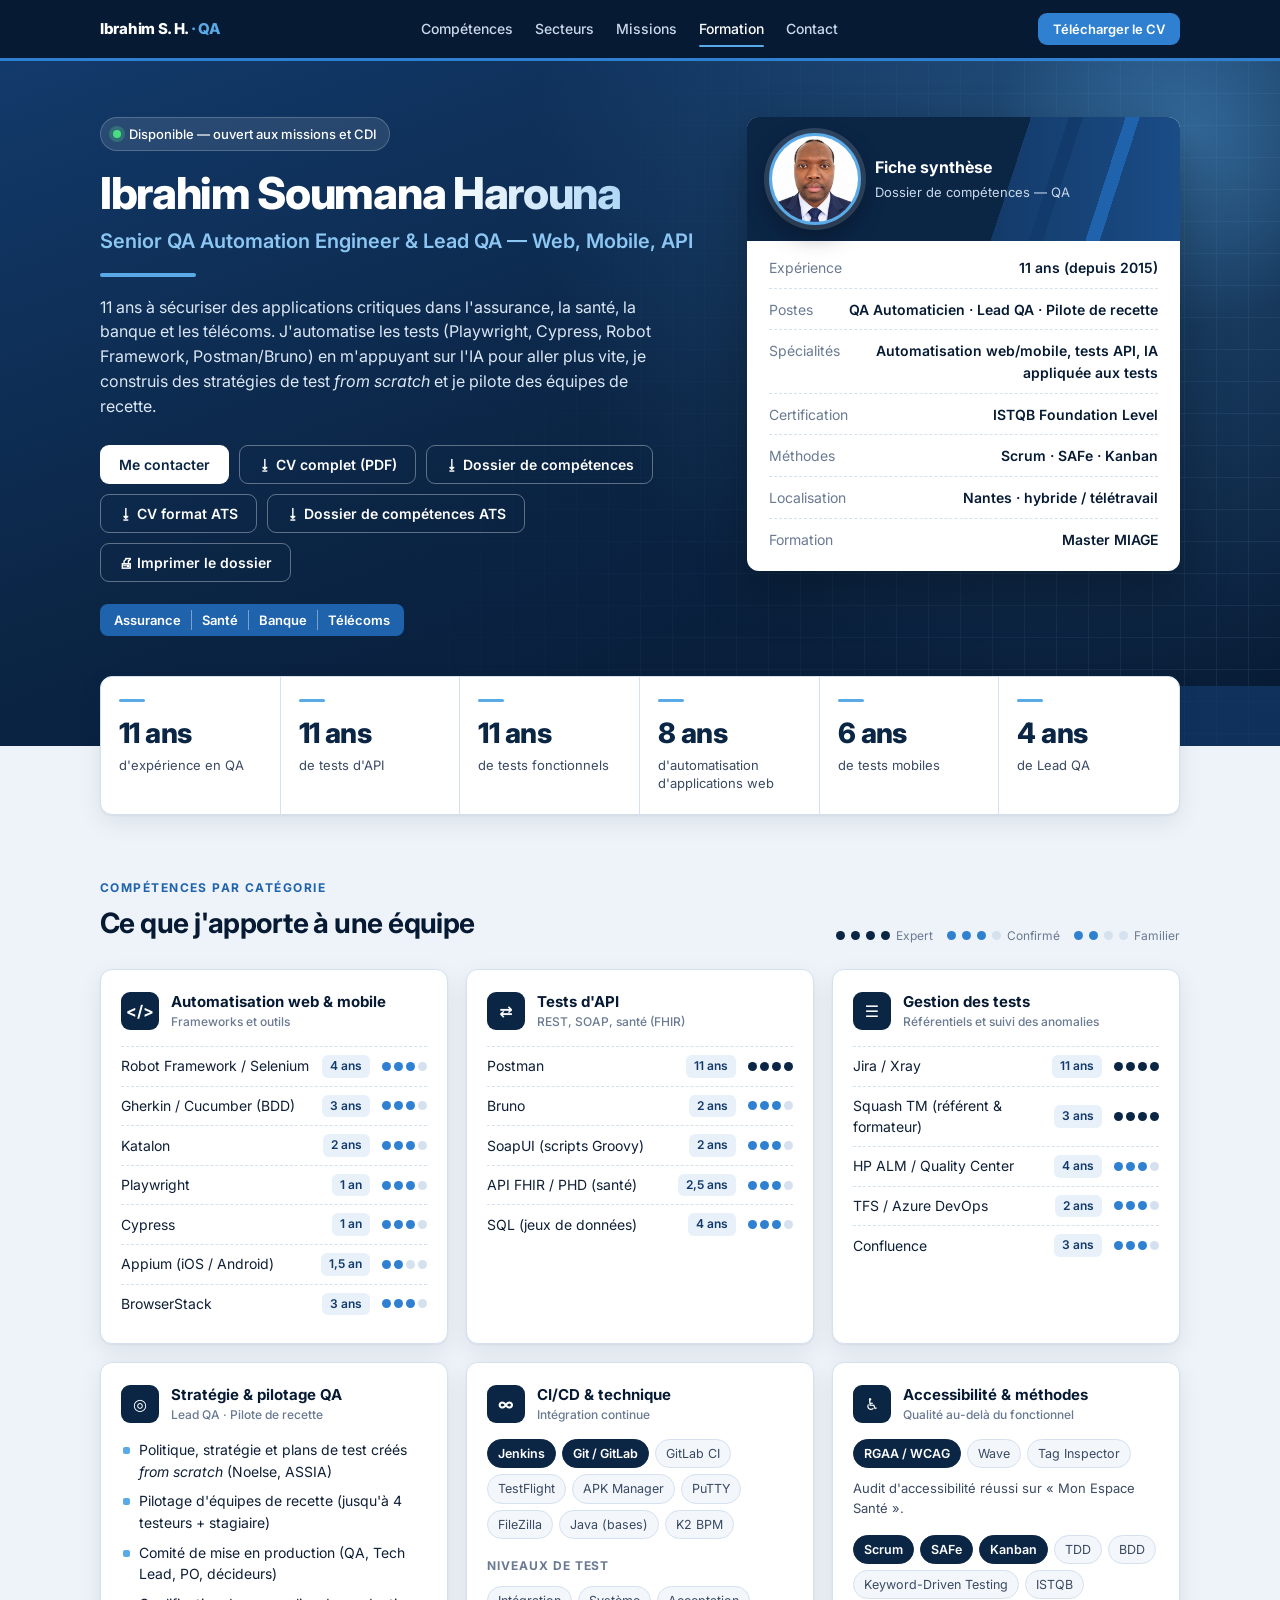
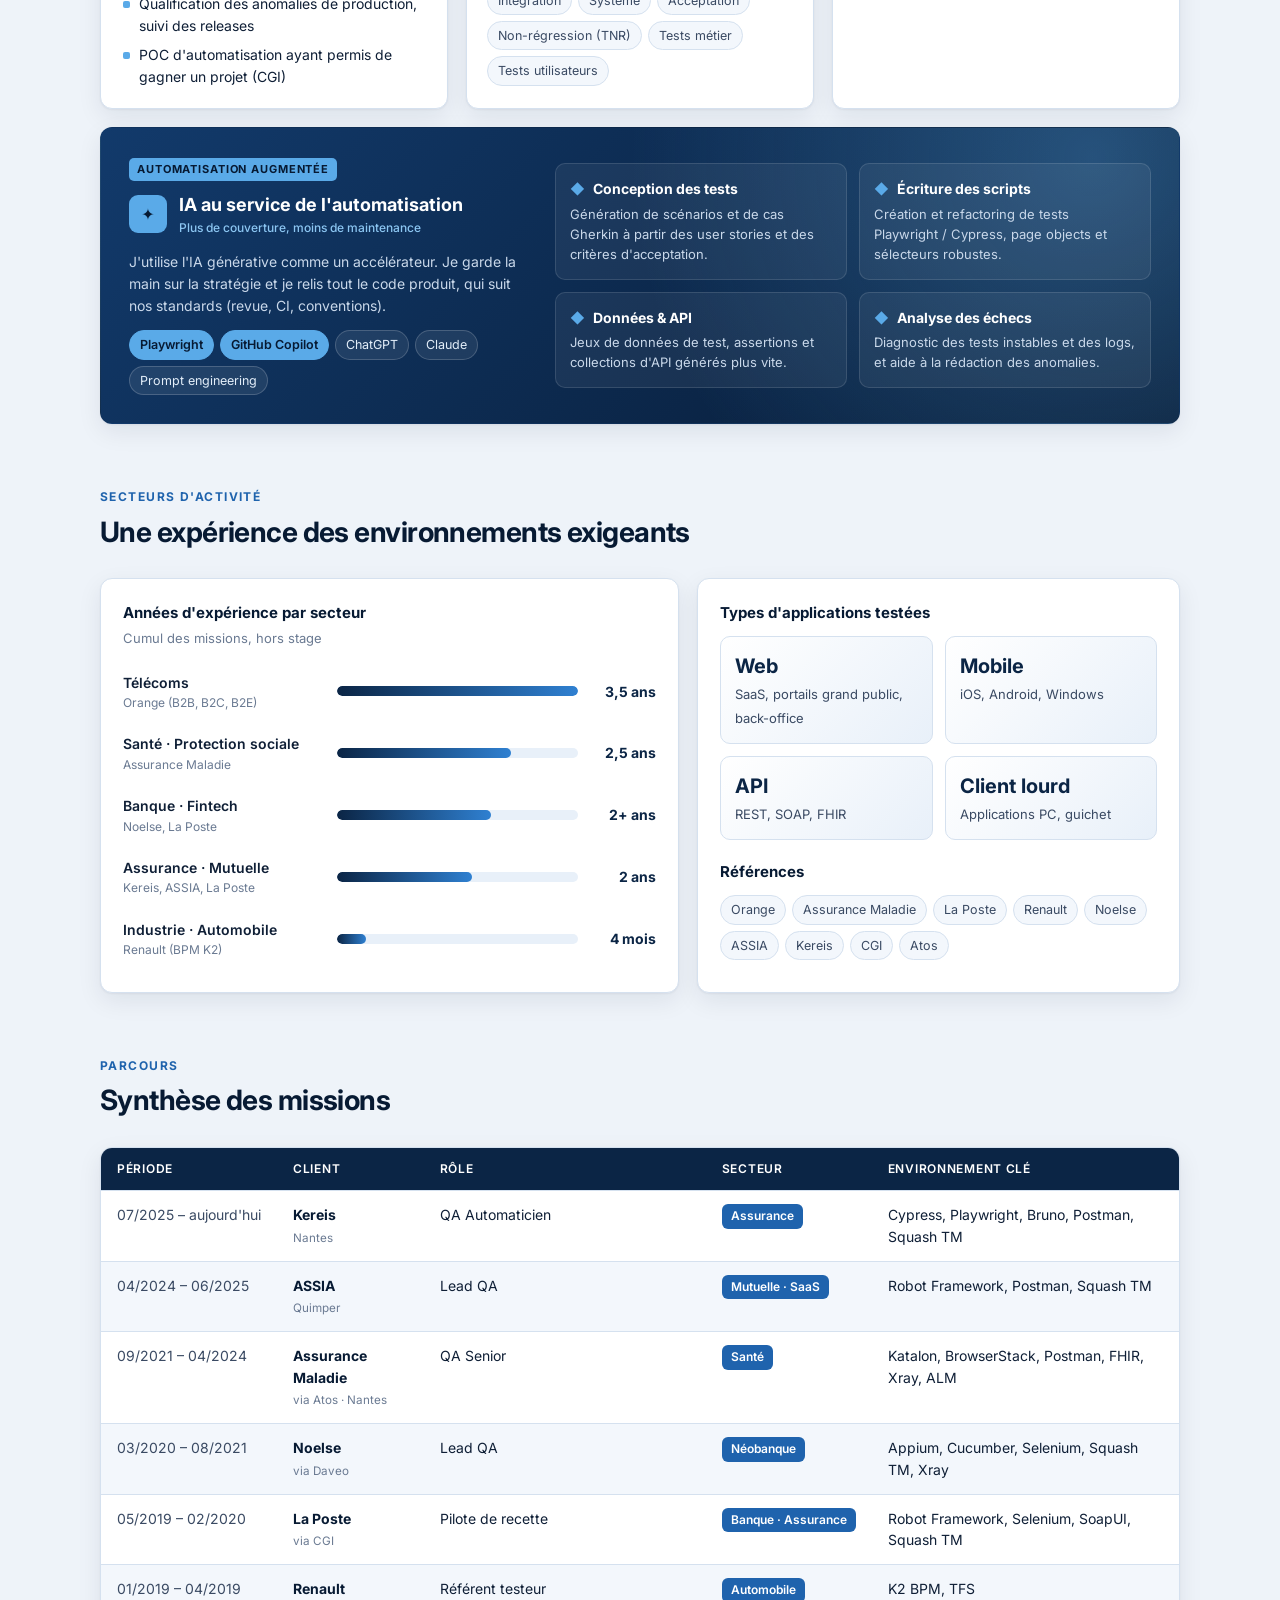
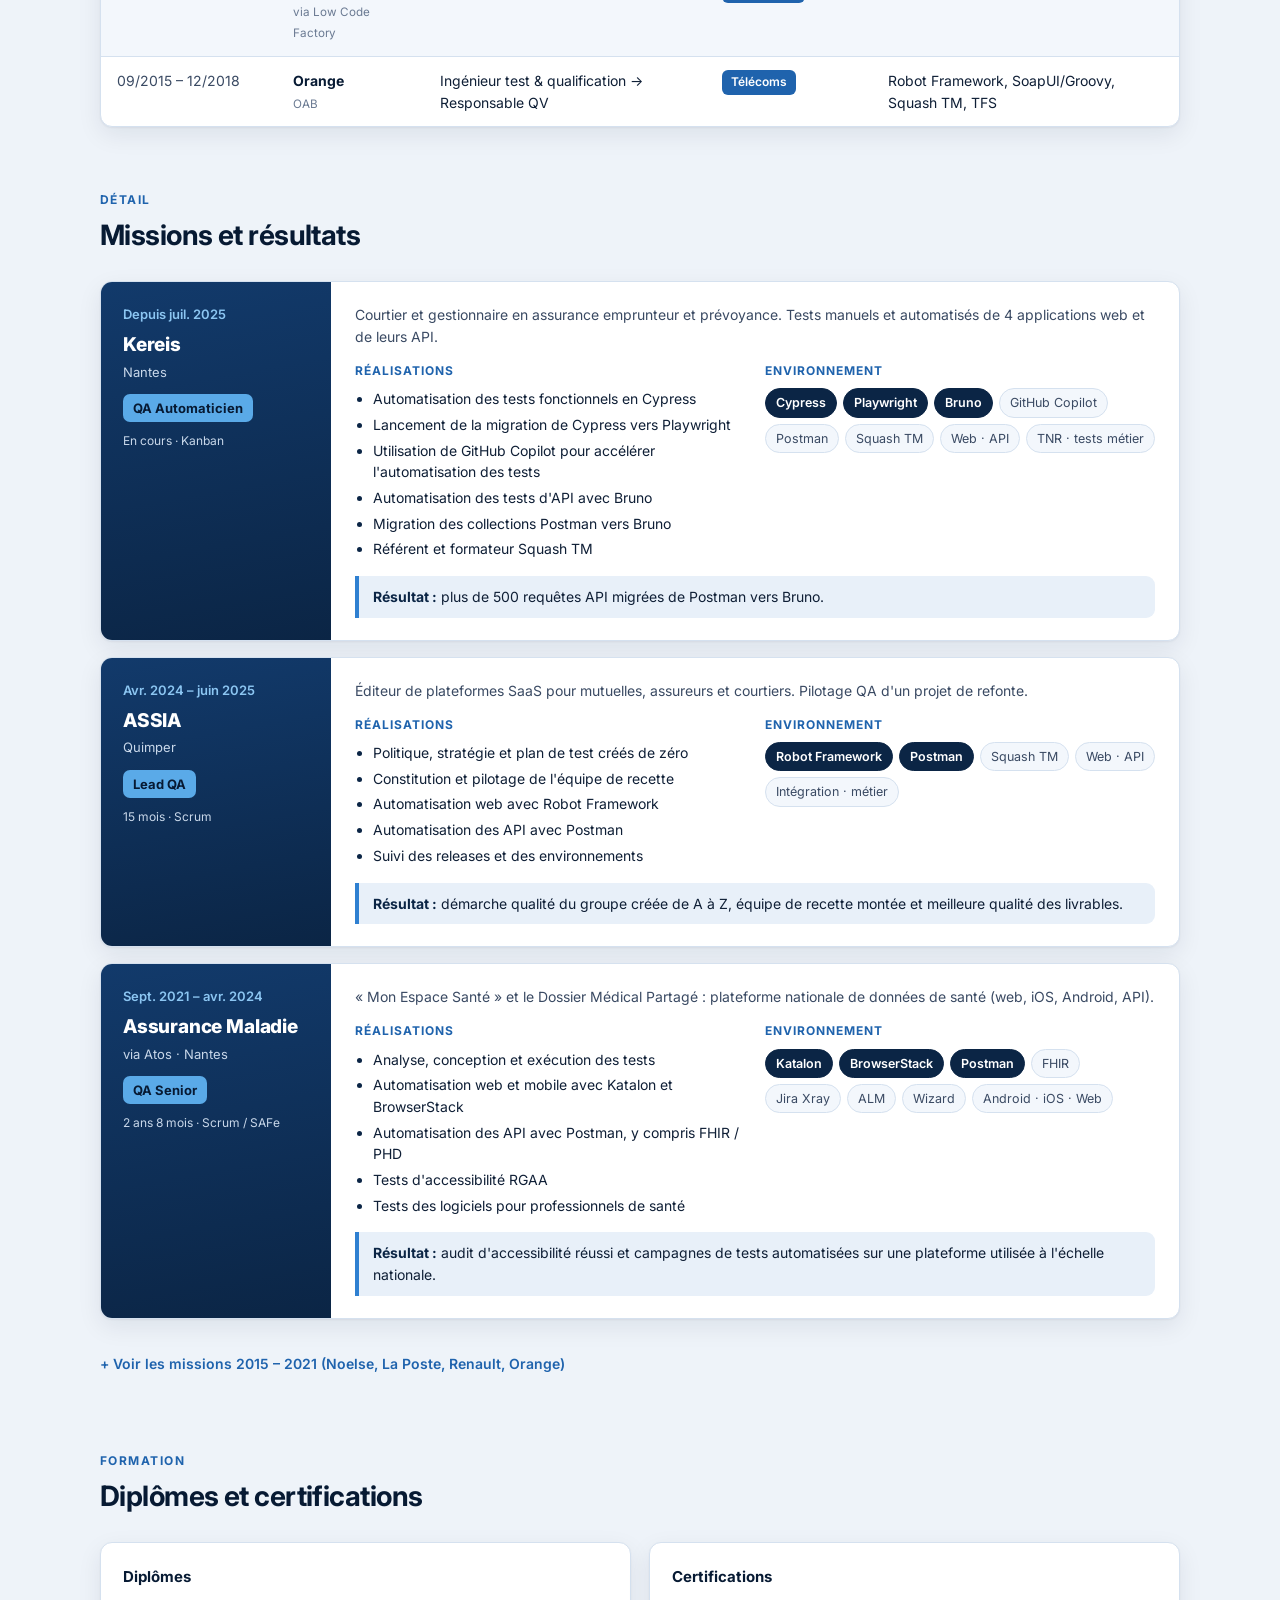
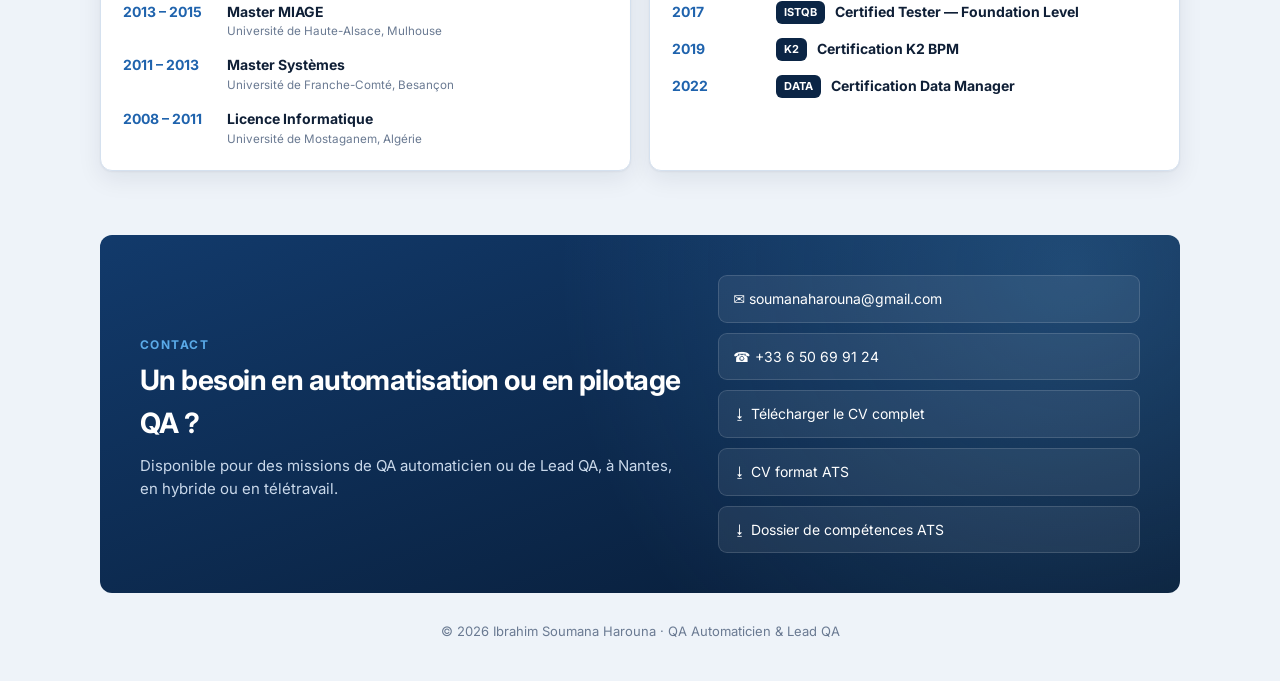
<file: index.html>
<!DOCTYPE html>
<html lang="fr">
<head>
<meta charset="UTF-8">
<meta name="viewport" content="width=device-width, initial-scale=1.0">
<title>Ibrahim Soumana Harouna — QA Automaticien</title>
<meta name="description" content="Dossier de compétences d'Ibrahim Soumana Harouna — QA Automaticien & Lead QA, 11 ans d'expérience en automatisation des tests web, mobile et API (assurance, santé, banque, télécoms).">
<link rel="preconnect" href="https://fonts.googleapis.com">
<link href="https://fonts.googleapis.com/css2?family=Inter:wght@400;500;600;700;800&display=swap" rel="stylesheet">
<style>
:root{
  /* Palette bleu marine / bleu ciel */
  --navy-900:#071a33; --navy-800:#0b2545; --navy-700:#123a6b; --navy-600:#1a4c86;
  --blue-600:#1f63ad; --blue-500:#2f80d1; --sky-400:#5aaae8; --sky-300:#8cc6f2;
  --ice-100:#e8f0f9; --ice-50:#f3f7fc;
  --ink:#0f1f36; --ink-2:#3a4a63; --muted:#6a7a92;
  --bg:#eef3f9; --card:#ffffff; --line:#d5e1ef;
  --radius:12px; --shadow:0 1px 2px rgba(7,26,51,.05),0 8px 24px rgba(7,26,51,.08);
}
*{box-sizing:border-box;margin:0;padding:0}
html{scroll-behavior:smooth}
body{font-family:Inter,system-ui,sans-serif;background:var(--bg);color:var(--ink);line-height:1.55;font-size:15px;-webkit-font-smoothing:antialiased}
a{color:inherit}
.wrap{max-width:1120px;margin:0 auto;padding:0 20px}

/* ---------- Top bar ---------- */
.topbar{position:sticky;top:0;z-index:10;background:var(--navy-900);border-bottom:3px solid var(--blue-500);color:#fff}
.topbar .wrap{display:flex;align-items:center;justify-content:space-between;height:58px;gap:16px}
.brand{font-weight:800;letter-spacing:-.02em;text-decoration:none}
.brand span{color:var(--sky-400)}
.topnav{display:flex;gap:22px;font-size:14px;font-weight:500}
.topnav a{text-decoration:none;color:#c9d8ea}
.topnav a:hover{color:#fff}
.btn{display:inline-flex;align-items:center;gap:8px;padding:10px 18px;border-radius:9px;font:600 14px Inter,sans-serif;text-decoration:none;border:1px solid transparent;cursor:pointer;transition:.15s}
.btn-primary{background:var(--blue-500);color:#fff}
.btn-primary:hover{background:var(--sky-400)}
.btn-ghost{background:transparent;border-color:rgba(255,255,255,.35);color:#fff}
.btn-ghost:hover{background:rgba(255,255,255,.1);border-color:#fff}
.btn-sm{padding:7px 14px;font-size:13px}

/* ---------- Hero / fiche synthèse ---------- */
.hero{position:relative;overflow:hidden;color:#fff;padding:56px 0 110px;
  background:
    radial-gradient(circle at 85% 15%,rgba(90,170,232,.28),transparent 45%),
    linear-gradient(160deg,var(--navy-700) 0%,var(--navy-800) 50%,var(--navy-900) 100%)}
.hero:before{content:"";position:absolute;inset:0;opacity:.16;pointer-events:none;
  background-image:linear-gradient(rgba(140,198,242,.6) 1px,transparent 1px),linear-gradient(90deg,rgba(140,198,242,.6) 1px,transparent 1px);
  background-size:32px 32px;mask-image:linear-gradient(110deg,transparent 35%,#000 100%);-webkit-mask-image:linear-gradient(110deg,transparent 35%,#000 100%)}
.hero:after{content:"";position:absolute;right:0;bottom:0;width:50%;height:60px;opacity:.7;
  background:linear-gradient(108deg,transparent 0 18%,var(--blue-600) 18% 21%,transparent 21% 36%,var(--navy-600) 36% 39%,transparent 39% 54%,var(--navy-700) 54%)}
.hero-grid{position:relative;z-index:1;display:grid;grid-template-columns:1.4fr 1fr;gap:40px;align-items:start}
.status{display:inline-flex;align-items:center;gap:8px;background:rgba(255,255,255,.1);border:1px solid rgba(255,255,255,.2);padding:6px 12px;border-radius:999px;font-size:13px;font-weight:500}
.status i{width:8px;height:8px;border-radius:50%;background:#4ade80;box-shadow:0 0 0 4px rgba(74,222,128,.25)}
.hero h1{font-size:44px;line-height:1.1;letter-spacing:-.03em;margin:18px 0 8px;font-weight:800}
.hero .role{font-size:20px;font-weight:600;color:var(--sky-300)}
.hero .rule{width:96px;height:4px;border-radius:2px;background:var(--sky-400);margin:16px 0 0}
.hero .pitch{margin:18px 0 26px;max-width:580px;color:#dbe7f5;font-size:16px}
.hero .actions{display:flex;flex-wrap:wrap;gap:10px}
.hero .btn-primary{background:#fff;color:var(--navy-800)}
.hero .btn-primary:hover{background:var(--ice-100)}
.chips{display:inline-flex;flex-wrap:wrap;background:var(--blue-600);border-radius:8px;padding:6px 4px;font-weight:600;font-size:13px;margin-top:22px}
.chips span{padding:0 10px;border-right:1px solid rgba(255,255,255,.4)}
.chips span:last-child{border-right:0}

.idcard{background:#fff;color:var(--ink);border-radius:var(--radius);box-shadow:0 20px 50px rgba(0,0,0,.3);overflow:hidden}
.idcard-head{display:flex;gap:14px;align-items:center;padding:16px 22px;color:#fff;
  background:linear-gradient(108deg,var(--navy-800) 0 60%,transparent 60%),linear-gradient(108deg,transparent 0 68%,var(--navy-700) 68% 71%,transparent 71% 80%,var(--blue-600) 80% 83%,transparent 83%),linear-gradient(90deg,var(--navy-800),var(--navy-600))}
.avatar{width:92px;height:92px;border-radius:50%;background:var(--sky-400);color:var(--navy-900);display:grid;place-items:center;font-weight:800;font-size:24px;flex-shrink:0;overflow:hidden;border:3px solid var(--sky-400);box-shadow:0 0 0 5px rgba(255,255,255,.14),0 10px 24px rgba(0,0,0,.35);transition:transform .35s cubic-bezier(.2,.7,.2,1)}
.avatar img{width:100%;height:100%;object-fit:cover;object-position:50% 30%;display:block}
.idcard:hover .avatar{transform:scale(1.05) rotate(-2deg)}
.idcard-head b{display:block;font-size:16px}
.idcard-head small{color:#c9d8ea;font-size:13px}
.facts{list-style:none;padding:16px 22px 20px;display:grid;gap:10px}
.facts li{display:flex;justify-content:space-between;gap:12px;font-size:14px;padding-bottom:9px;border-bottom:1px dashed var(--line)}
.facts li:last-child{border-bottom:0;padding-bottom:0}
.facts span{color:var(--muted)}
.facts b{text-align:right;font-weight:600;color:var(--navy-900)}

/* ---------- KPI strip ---------- */
.kpis{margin-top:-70px;position:relative;z-index:2}
.kpi-grid{display:grid;grid-template-columns:repeat(6,1fr);background:var(--card);border-radius:var(--radius);box-shadow:var(--shadow);border:1px solid var(--line);overflow:hidden}
.kpi{padding:22px 18px;border-right:1px solid var(--line)}
.kpi:last-child{border-right:0}
.kpi b{display:block;font-size:28px;font-weight:800;letter-spacing:-.02em;color:var(--navy-800)}
.kpi span{font-size:13px;color:var(--ink-2);line-height:1.35;display:block;margin-top:2px}
.kpi:before{content:"";display:block;width:26px;height:3px;border-radius:2px;background:var(--sky-400);margin-bottom:10px}

/* ---------- Sections ---------- */
section{padding:64px 0 0}
.sec-head{display:flex;align-items:end;justify-content:space-between;gap:16px;margin-bottom:24px;flex-wrap:wrap}
.eyebrow{font-size:12px;font-weight:700;letter-spacing:.12em;text-transform:uppercase;color:var(--blue-600)}
h2{font-size:28px;letter-spacing:-.02em;margin-top:4px;color:var(--navy-900)}
.legend{display:flex;gap:14px;font-size:12px;color:var(--muted);flex-wrap:wrap}
.legend span{display:inline-flex;align-items:center;gap:6px}

/* ---------- Skills ---------- */
.skills-grid{display:grid;grid-template-columns:repeat(3,1fr);gap:18px}
.cat{background:var(--card);border:1px solid var(--line);border-radius:var(--radius);padding:20px;box-shadow:var(--shadow)}
.cat-head{display:flex;align-items:center;gap:12px;margin-bottom:14px}
.cat-ico{width:38px;height:38px;border-radius:9px;background:var(--navy-800);color:#fff;display:grid;place-items:center;font-size:16px;font-weight:700;flex-shrink:0}
.cat h3{font-size:15px;color:var(--navy-900)}
.cat h3 small{display:block;font-weight:500;color:var(--muted);font-size:12px}
.skill{display:grid;grid-template-columns:1fr auto auto;align-items:center;gap:12px;padding:8px 0;border-top:1px dashed var(--line);font-size:14px}
.skill:first-of-type{border-top:0}
.yrs{font-size:12px;color:var(--navy-700);background:var(--ice-100);padding:2px 8px;border-radius:6px;white-space:nowrap;font-weight:600}
.lvl{display:flex;gap:3px}
.lvl i{width:9px;height:9px;border-radius:50%;background:var(--line)}
.lvl i.on{background:var(--blue-500)}
.lvl.x i.on{background:var(--navy-800)}
.tags{display:flex;flex-wrap:wrap;gap:6px}
.tag{font-size:12.5px;padding:4px 10px;border-radius:999px;background:var(--ice-50);border:1px solid var(--line);color:var(--ink-2)}
.tag.hl{background:var(--navy-800);border-color:var(--navy-800);color:#fff;font-weight:600}
/* Carte IA mise en avant (pleine largeur) */
.cat.ai{grid-column:1/-1;display:grid;grid-template-columns:1fr 1.5fr;gap:28px;align-items:center;color:#fff;border-color:transparent;position:relative;overflow:hidden;padding:28px;
  background:radial-gradient(circle at 92% 10%,rgba(90,170,232,.35),transparent 45%),linear-gradient(135deg,var(--navy-700),var(--navy-900))}
.cat.ai:hover{border-color:var(--sky-400)}
.cat.ai .cat-ico{background:var(--sky-400);color:var(--navy-900)}
.cat.ai h3{color:#fff;font-size:18px}
.cat.ai h3 small{color:var(--sky-300)}
.ai-new{display:inline-block;font-size:11px;font-weight:700;letter-spacing:.08em;text-transform:uppercase;background:var(--sky-400);color:var(--navy-900);padding:3px 8px;border-radius:5px;margin-bottom:10px}
.ai-intro{color:#c9d8ea;font-size:14px;margin:4px 0 14px}
.cat.ai .tag{background:rgba(255,255,255,.08);border-color:rgba(255,255,255,.18);color:#e3eef9}
.cat.ai .tag.hl{background:var(--sky-400);border-color:var(--sky-400);color:var(--navy-900)}
.ai-uses{display:grid;grid-template-columns:1fr 1fr;gap:12px}
.ai-use{background:rgba(255,255,255,.06);border:1px solid rgba(255,255,255,.12);border-radius:10px;padding:14px;transition:background-color .25s,transform .25s}
.ai-use:hover{background:rgba(255,255,255,.11);transform:translateY(-2px)}
.ai-use b{display:flex;gap:8px;align-items:center;font-size:14px}
.ai-use b span{color:var(--sky-400)}
.ai-use p{font-size:13px;color:#c9d8ea;margin-top:4px}
@media (max-width:980px){.cat.ai{grid-template-columns:1fr}}
@media (max-width:640px){.ai-uses{grid-template-columns:1fr}.cat.ai{padding:20px}}
.cat ul.plain{list-style:none;display:grid;gap:8px;font-size:14px}
.cat ul.plain li{padding-left:18px;position:relative}
.cat ul.plain li:before{content:"";position:absolute;left:2px;top:8px;width:7px;height:7px;border-radius:2px;background:var(--sky-400)}
.sub-h{margin:18px 0 10px;font-size:12px;color:var(--muted);text-transform:uppercase;letter-spacing:.08em;font-weight:700}

/* ---------- Sectors ---------- */
.sectors{display:grid;grid-template-columns:1.2fr 1fr;gap:18px}
.panel{background:var(--card);border:1px solid var(--line);border-radius:var(--radius);padding:22px;box-shadow:var(--shadow)}
.bar-row{display:grid;grid-template-columns:200px 1fr 64px;gap:14px;align-items:center;padding:10px 0}
.bar-row b{font-size:14px;font-weight:600}
.bar-row small{display:block;color:var(--muted);font-size:12px;font-weight:400}
.bar{height:10px;background:var(--ice-100);border-radius:99px;overflow:hidden}
.bar i{display:block;height:100%;background:linear-gradient(90deg,var(--navy-800),var(--blue-500));border-radius:99px}
.bar-row .v{font-weight:700;font-size:14px;text-align:right;color:var(--navy-800)}
.types{display:grid;grid-template-columns:1fr 1fr;gap:12px}
.type{border:1px solid var(--line);border-radius:10px;padding:14px;background:linear-gradient(135deg,#fff,var(--ice-100))}
.type b{display:block;font-size:20px;color:var(--navy-800)}
.type span{font-size:13px;color:var(--ink-2)}
.panel h3{font-size:15px;margin-bottom:12px;color:var(--navy-900)}
.panel h3+p{font-size:13px;color:var(--muted);margin:-8px 0 12px}

/* ---------- Synthèse missions ---------- */
.table-wrap{background:var(--card);border:1px solid var(--line);border-radius:var(--radius);box-shadow:var(--shadow);overflow-x:auto}
table{width:100%;border-collapse:collapse;font-size:14px;min-width:760px}
th{background:var(--navy-800);color:#fff;text-align:left;font-size:12px;text-transform:uppercase;letter-spacing:.06em;padding:12px 16px;font-weight:600}
td{padding:13px 16px;border-top:1px solid var(--line);vertical-align:top}
tbody tr:nth-child(even) td{background:var(--ice-50)}
td.period{white-space:nowrap;color:var(--ink-2)}
td.client b{display:block;color:var(--navy-900)}
td.client small{color:var(--muted)}
.pill{display:inline-block;font-size:12px;padding:3px 9px;border-radius:6px;background:var(--blue-600);color:#fff;font-weight:600;white-space:nowrap}

/* ---------- Missions détaillées ---------- */
.missions{display:grid;gap:16px}
.mission{background:var(--card);border:1px solid var(--line);border-radius:var(--radius);box-shadow:var(--shadow);display:grid;grid-template-columns:230px 1fr;overflow:hidden}
.m-side{background:linear-gradient(170deg,var(--navy-700),var(--navy-800));color:#fff;padding:22px}
.m-side .when{font-size:13px;color:var(--sky-300);font-weight:600}
.m-side .who{font-size:19px;font-weight:800;margin:6px 0 2px;letter-spacing:-.01em}
.m-side .via{font-size:13px;color:#c9d8ea}
.m-side .role{margin-top:12px;display:inline-block;font-weight:700;font-size:13px;color:var(--navy-900);background:var(--sky-400);padding:4px 10px;border-radius:7px}
.m-side .dur{display:block;margin-top:10px;font-size:12px;color:#c9d8ea}
.m-main{padding:22px 24px}
.m-main .ctx{color:var(--ink-2);font-size:14px;margin-bottom:14px}
.m-cols{display:grid;grid-template-columns:1fr 1fr;gap:20px}
.m-main h4{font-size:12px;text-transform:uppercase;letter-spacing:.08em;color:var(--blue-600);margin-bottom:8px}
.m-main ul{padding-left:18px;font-size:14px;display:grid;gap:4px}
.m-main ul li::marker{color:var(--navy-800)}
.result{margin:16px 0 0;background:var(--ice-100);border-left:4px solid var(--blue-500);padding:10px 14px;border-radius:0 9px 9px 0;font-size:14px}
.result b{color:var(--navy-800)}
details.more{margin-top:4px}
details.more summary{cursor:pointer;font-weight:600;color:var(--blue-600);font-size:14px;list-style:none;padding:14px 0}
details.more summary::-webkit-details-marker{display:none}
details.more summary:before{content:"+ "}
details.more[open] summary:before{content:"− "}

/* ---------- Formation ---------- */
.edu-grid{display:grid;grid-template-columns:1fr 1fr;gap:18px}
.tl{list-style:none;display:grid;gap:14px}
.tl li{display:grid;grid-template-columns:92px 1fr;gap:12px;font-size:14px}
.tl .y{font-weight:700;color:var(--blue-600)}
.tl small{display:block;color:var(--muted)}
.cert{display:flex;align-items:center;gap:10px}
.cert .badge{font-size:11px;font-weight:700;background:var(--navy-800);color:#fff;padding:3px 8px;border-radius:6px}

/* ---------- Contact ---------- */
.contact{margin:64px 0 0;position:relative;overflow:hidden;color:#fff;border-radius:var(--radius);padding:40px;display:grid;grid-template-columns:1.3fr 1fr;gap:30px;align-items:center;
  background:radial-gradient(circle at 90% 10%,rgba(90,170,232,.25),transparent 50%),linear-gradient(160deg,var(--navy-700),var(--navy-900))}
.contact h2{color:#fff}
.contact .eyebrow{color:var(--sky-400)}
.contact p{color:#c9d8ea;margin-top:8px}
.c-list{display:grid;gap:10px}
.c-list a{display:flex;align-items:center;gap:12px;padding:12px 14px;border-radius:9px;background:rgba(255,255,255,.07);border:1px solid rgba(255,255,255,.14);text-decoration:none;font-size:14px}
.c-list a:hover{background:rgba(255,255,255,.14)}
footer{padding:28px 0 40px;text-align:center;color:var(--muted);font-size:13px}

/* ---------- Responsive ---------- */
@media (max-width:980px){
  .hero-grid,.sectors,.edu-grid,.contact{grid-template-columns:1fr}
  .skills-grid{grid-template-columns:1fr 1fr}
  .kpi-grid{grid-template-columns:repeat(3,1fr)}
  .kpi:nth-child(3){border-right:0}
  .kpi:nth-child(-n+3){border-bottom:1px solid var(--line)}
  .mission{grid-template-columns:1fr}
}
@media (max-width:640px){
  .wrap{padding:0 16px}
  .topnav{display:none}
  .hero{padding:36px 0 96px}
  .hero h1{font-size:34px}
  .skills-grid,.m-cols,.types{grid-template-columns:1fr}
  .kpi-grid{grid-template-columns:1fr 1fr}
  .kpi{border-right:1px solid var(--line)!important;border-bottom:1px solid var(--line)}
  .kpi:nth-child(2n){border-right:0!important}
  .bar-row{grid-template-columns:1fr 56px}
  .bar-row .bar{grid-column:1/-1;grid-row:2}
  .contact{padding:26px}
}

/* ---------- Impression / export PDF ---------- */
@media print{
  @page{size:A4;margin:12mm}
  body{background:#fff;font-size:12px}
  *{-webkit-print-color-adjust:exact;print-color-adjust:exact;box-shadow:none!important}
  .topbar,.hero .actions,.no-print,footer{display:none!important}
  .hero{padding:24px 0 80px}
  section{padding-top:28px}
  .cat,.mission,.panel,.table-wrap,.contact{break-inside:avoid}
  details.more>*{display:block}
  details.more summary{display:none}
}

/* =====================================================
   FLUIDITÉ & ANIMATIONS
   ===================================================== */
html{scroll-padding-top:72px}

/* Barre de progression de lecture */
.progress{position:fixed;top:0;left:0;width:100%;height:3px;z-index:40;transform-origin:0 50%;transform:scaleX(0);
  background:linear-gradient(90deg,var(--sky-400),var(--blue-500),var(--sky-300))}

/* Barre de navigation */
.topbar{transition:box-shadow .3s ease,background-color .3s ease}
.topbar.scrolled{background:rgba(7,26,51,.9);backdrop-filter:blur(10px);-webkit-backdrop-filter:blur(10px);box-shadow:0 8px 28px rgba(7,26,51,.35)}
.topnav a{position:relative;padding:4px 0;transition:color .2s}
.topnav a:after{content:"";position:absolute;left:0;right:0;bottom:-3px;height:2px;border-radius:2px;background:var(--sky-400);transform:scaleX(0);transform-origin:left;transition:transform .3s cubic-bezier(.2,.7,.2,1)}
.topnav a:hover:after,.topnav a.active:after{transform:scaleX(1)}
.topnav a.active{color:#fff}
.bar-actions{display:flex;align-items:center;gap:10px}
.menu-btn{display:none;width:40px;height:40px;border-radius:9px;border:1px solid rgba(255,255,255,.25);background:transparent;cursor:pointer;position:relative}
.menu-btn span{position:absolute;left:11px;right:11px;height:2px;border-radius:2px;background:#fff;transition:transform .3s,opacity .2s}
.menu-btn span:nth-child(1){top:13px}.menu-btn span:nth-child(2){top:19px}.menu-btn span:nth-child(3){top:25px}
.menu-btn[aria-expanded="true"] span:nth-child(1){transform:translateY(6px) rotate(45deg)}
.menu-btn[aria-expanded="true"] span:nth-child(2){opacity:0}
.menu-btn[aria-expanded="true"] span:nth-child(3){transform:translateY(-6px) rotate(-45deg)}

/* Boutons */
.btn{transition:transform .2s ease,background-color .2s,border-color .2s,box-shadow .2s}
.btn:hover{transform:translateY(-2px);box-shadow:0 8px 20px rgba(7,26,51,.25)}
.btn:active{transform:translateY(0)}

/* Hero */
.hero h1{background:linear-gradient(90deg,#fff 55%,var(--sky-300));-webkit-background-clip:text;background-clip:text;color:transparent}
.status i{animation:pulse 2s ease-out infinite}
@keyframes pulse{0%{box-shadow:0 0 0 0 rgba(74,222,128,.55)}100%{box-shadow:0 0 0 10px rgba(74,222,128,0)}}
.hero .orb{position:absolute;width:420px;height:420px;border-radius:50%;right:-120px;top:-140px;pointer-events:none;
  background:radial-gradient(circle,rgba(90,170,232,.35),transparent 65%);animation:float 12s ease-in-out infinite}
@keyframes float{0%,100%{transform:translate(0,0)}50%{transform:translate(-40px,30px)}}

/* Cartes : survol */
.cat,.panel,.mission,.type,.table-wrap{transition:transform .3s cubic-bezier(.2,.7,.2,1),box-shadow .3s,border-color .3s}
.cat:hover,.panel:hover,.mission:hover{transform:translateY(-4px);box-shadow:0 16px 36px rgba(7,26,51,.14);border-color:var(--sky-300)}
.type:hover{transform:translateY(-2px);border-color:var(--sky-400)}
.cat-ico{transition:transform .3s,background-color .3s}
.cat:hover .cat-ico{transform:rotate(-6deg) scale(1.06);background:var(--blue-600)}
.kpi{transition:background-color .25s}
.kpi:before{transition:width .35s cubic-bezier(.2,.7,.2,1)}
.kpi:hover{background:var(--ice-50)}
.kpi:hover:before{width:48px}
.tag{transition:border-color .2s,color .2s,transform .2s}
.tag:not(.hl):hover{border-color:var(--blue-500);color:var(--navy-800);transform:translateY(-1px)}
tbody tr td{transition:background-color .2s}
tbody tr:hover td{background:var(--ice-100)}
.skill{transition:padding-left .25s}
.skill:hover{padding-left:6px}
.lvl i{transition:transform .25s}
.skill:hover .lvl i.on{transform:scale(1.25)}
.bar i{transition:width 1.3s cubic-bezier(.2,.7,.2,1)}
.c-list a{transition:background-color .2s,transform .2s}
.c-list a:hover{transform:translateX(4px)}
details.more[open]>.missions{animation:fadeUp .6s cubic-bezier(.2,.7,.2,1)}
@keyframes fadeUp{from{opacity:0;transform:translateY(16px)}to{opacity:1;transform:none}}

/* Apparition au défilement (activée seulement si le JS tourne) */
.js .rv:not(.in){opacity:0;transform:translateY(26px)}
.js .rv.in:not(.done){transition:opacity .75s cubic-bezier(.2,.7,.2,1),transform .75s cubic-bezier(.2,.7,.2,1);transition-delay:var(--d,0ms)}

/* Retour en haut */
.totop{position:fixed;right:20px;bottom:20px;width:46px;height:46px;border-radius:50%;border:0;cursor:pointer;z-index:30;
  background:var(--navy-800);color:#fff;font-size:20px;box-shadow:0 10px 24px rgba(7,26,51,.3);
  opacity:0;transform:translateY(16px);pointer-events:none;transition:opacity .3s,transform .3s,background-color .2s}
.totop.show{opacity:1;transform:none;pointer-events:auto}
.totop:hover{background:var(--blue-600)}

@media (max-width:640px){
  .menu-btn{display:block}
  .bar-actions .btn-sm{display:none}
  .topnav{display:flex;position:absolute;left:0;right:0;top:61px;flex-direction:column;gap:0;background:var(--navy-900);
    border-bottom:3px solid var(--blue-500);padding:6px 16px 12px;
    opacity:0;transform:translateY(-8px);pointer-events:none;transition:opacity .25s,transform .25s}
  .topnav.open{opacity:1;transform:none;pointer-events:auto}
  .topnav a{padding:12px 0;border-bottom:1px solid rgba(255,255,255,.08);font-size:15px}
  .topnav a:after{display:none}
  .topnav .mobile-cv{display:block;color:var(--sky-400);font-weight:600;border-bottom:0}
}
.topnav .mobile-cv{display:none}

@media (prefers-reduced-motion:reduce){
  *,*:before,*:after{animation:none!important;transition:none!important;scroll-behavior:auto!important}
  .js .rv:not(.in){opacity:1;transform:none}
}
@media print{
  .progress,.totop,.menu-btn,.hero .orb{display:none!important}
  .js .rv:not(.in){opacity:1!important;transform:none!important}
  .hero h1{color:#fff;-webkit-text-fill-color:#fff;background:none}
}
</style>
<script>
  /* Active les animations ; si le script principal ne démarre pas, on réaffiche tout. */
  document.documentElement.classList.add('js');
  setTimeout(function(){ if(!window.__rv) document.documentElement.classList.remove('js'); }, 2500);
</script>
</head>
<body>

<div class="progress" id="progress" aria-hidden="true"></div>

<header class="topbar" id="topbar">
  <div class="wrap">
    <a class="brand" href="#top">Ibrahim S. H.<span> · QA</span></a>
    <nav class="topnav" id="topnav">
      <a href="#competences">Compétences</a>
      <a href="#secteurs">Secteurs</a>
      <a href="#missions">Missions</a>
      <a href="#formation">Formation</a>
      <a href="#contact">Contact</a>
      <a class="mobile-cv" href="cv/Ibrahim_Soumana_Harouna_CV.pdf" download>⭳ Télécharger le CV</a>
    </nav>
    <div class="bar-actions">
      <a class="btn btn-primary btn-sm" href="cv/Ibrahim_Soumana_Harouna_CV.pdf" download>Télécharger le CV</a>
      <button class="menu-btn" id="menuBtn" aria-label="Ouvrir le menu" aria-expanded="false" aria-controls="topnav"><span></span><span></span><span></span></button>
    </div>
  </div>
</header>

<!-- ========== 1. FICHE SYNTHÈSE ========== -->
<div class="hero" id="top">
  <div class="orb" aria-hidden="true"></div>
  <div class="wrap hero-grid">
    <div>
      <span class="status"><i></i> Disponible — ouvert aux missions et CDI</span>
      <h1>Ibrahim Soumana Harouna</h1>
      <p class="role">Senior QA Automation Engineer &amp; Lead QA — Web, Mobile, API</p>
      <div class="rule"></div>
      <p class="pitch">11 ans à sécuriser des applications critiques dans l'assurance, la santé, la banque et les télécoms. J'automatise les tests (Playwright, Cypress, Robot Framework, Postman/Bruno) en m'appuyant sur l'IA pour aller plus vite, je construis des stratégies de test <em>from scratch</em> et je pilote des équipes de recette.</p>
      <div class="actions">
        <a class="btn btn-primary" href="#contact">Me contacter</a>
        <a class="btn btn-ghost" href="cv/Ibrahim_Soumana_Harouna_CV.pdf" download>⭳ CV complet (PDF)</a>
        <a class="btn btn-ghost" href="cv/Ibrahim_Soumana_Harouna_Dossier_Competences.pdf" download>⭳ Dossier de compétences</a>
        <a class="btn btn-ghost" href="cv/Ibrahim_Soumana_Harouna_CV_ATS.pdf" download>⭳ CV format ATS</a>
        <a class="btn btn-ghost" href="cv/Ibrahim_Soumana_Harouna_Dossier_Competences_ATS.pdf" download>⭳ Dossier de compétences ATS</a>
        <button class="btn btn-ghost" onclick="window.print()">🖨 Imprimer le dossier</button>
      </div>
      <div class="chips"><span>Assurance</span><span>Santé</span><span>Banque</span><span>Télécoms</span></div>
    </div>

    <aside class="idcard" aria-label="Fiche synthèse">
      <div class="idcard-head">
        <div class="avatar"><img src="img/photo-ibrahim.jpg" alt="Photo de profil d'Ibrahim Soumana Harouna" width="92" height="92" loading="eager" decoding="async"></div>
        <div><b>Fiche synthèse</b><small>Dossier de compétences — QA</small></div>
      </div>
      <ul class="facts">
        <li><span>Expérience</span><b>11 ans (depuis 2015)</b></li>
        <li><span>Postes</span><b>QA Automaticien · Lead QA · Pilote de recette</b></li>
        <li><span>Spécialités</span><b>Automatisation web/mobile, tests API, IA appliquée aux tests</b></li>
        <li><span>Certification</span><b>ISTQB Foundation Level</b></li>
        <li><span>Méthodes</span><b>Scrum · SAFe · Kanban</b></li>
        <li><span>Localisation</span><b>Nantes · hybride / télétravail</b></li>
        <li><span>Formation</span><b>Master MIAGE</b></li>
      </ul>
    </aside>
  </div>
</div>

<div class="wrap kpis">
  <div class="kpi-grid">
    <div class="kpi"><b>11 ans</b><span>d'expérience en QA</span></div>
    <div class="kpi"><b>11 ans</b><span>de tests d'API</span></div>
    <div class="kpi"><b>11 ans</b><span>de tests fonctionnels</span></div>
    <div class="kpi"><b>8 ans</b><span>d'automatisation d'applications web</span></div>
    <div class="kpi"><b>6 ans</b><span>de tests mobiles</span></div>
    <div class="kpi"><b>4 ans</b><span>de Lead QA</span></div>
  </div>
</div>

<main class="wrap">

<!-- ========== 2. COMPÉTENCES PAR CATÉGORIE ========== -->
<section id="competences">
  <div class="sec-head">
    <div><p class="eyebrow">Compétences par catégorie</p><h2>Ce que j'apporte à une équipe</h2></div>
    <div class="legend">
      <span><span class="lvl x"><i class="on"></i><i class="on"></i><i class="on"></i><i class="on"></i></span> Expert</span>
      <span><span class="lvl"><i class="on"></i><i class="on"></i><i class="on"></i><i></i></span> Confirmé</span>
      <span><span class="lvl"><i class="on"></i><i class="on"></i><i></i><i></i></span> Familier</span>
    </div>
  </div>

  <div class="skills-grid">
    <div class="cat">
      <div class="cat-head"><div class="cat-ico">&lt;/&gt;</div><h3>Automatisation web &amp; mobile<small>Frameworks et outils</small></h3></div>
      <div class="skill">Robot Framework / Selenium<span class="yrs">4 ans</span><span class="lvl"><i class="on"></i><i class="on"></i><i class="on"></i><i></i></span></div>
      <div class="skill">Gherkin / Cucumber (BDD)<span class="yrs">3 ans</span><span class="lvl"><i class="on"></i><i class="on"></i><i class="on"></i><i></i></span></div>
      <div class="skill">Katalon<span class="yrs">2 ans</span><span class="lvl"><i class="on"></i><i class="on"></i><i class="on"></i><i></i></span></div>
      <div class="skill">Playwright<span class="yrs">1 an</span><span class="lvl"><i class="on"></i><i class="on"></i><i class="on"></i><i></i></span></div>
      <div class="skill">Cypress<span class="yrs">1 an</span><span class="lvl"><i class="on"></i><i class="on"></i><i class="on"></i><i></i></span></div>
      <div class="skill">Appium (iOS / Android)<span class="yrs">1,5 an</span><span class="lvl"><i class="on"></i><i class="on"></i><i></i><i></i></span></div>
      <div class="skill">BrowserStack<span class="yrs">3 ans</span><span class="lvl"><i class="on"></i><i class="on"></i><i class="on"></i><i></i></span></div>
    </div>

    <div class="cat">
      <div class="cat-head"><div class="cat-ico">⇄</div><h3>Tests d'API<small>REST, SOAP, santé (FHIR)</small></h3></div>
      <div class="skill">Postman<span class="yrs">11 ans</span><span class="lvl x"><i class="on"></i><i class="on"></i><i class="on"></i><i class="on"></i></span></div>
      <div class="skill">Bruno<span class="yrs">2 ans</span><span class="lvl"><i class="on"></i><i class="on"></i><i class="on"></i><i></i></span></div>
      <div class="skill">SoapUI (scripts Groovy)<span class="yrs">2 ans</span><span class="lvl"><i class="on"></i><i class="on"></i><i class="on"></i><i></i></span></div>
      <div class="skill">API FHIR / PHD (santé)<span class="yrs">2,5 ans</span><span class="lvl"><i class="on"></i><i class="on"></i><i class="on"></i><i></i></span></div>
      <div class="skill">SQL (jeux de données)<span class="yrs">4 ans</span><span class="lvl"><i class="on"></i><i class="on"></i><i class="on"></i><i></i></span></div>
    </div>

    <div class="cat">
      <div class="cat-head"><div class="cat-ico">☰</div><h3>Gestion des tests<small>Référentiels et suivi des anomalies</small></h3></div>
      <div class="skill">Jira / Xray<span class="yrs">11 ans</span><span class="lvl x"><i class="on"></i><i class="on"></i><i class="on"></i><i class="on"></i></span></div>
      <div class="skill">Squash TM (référent &amp; formateur)<span class="yrs">3 ans</span><span class="lvl x"><i class="on"></i><i class="on"></i><i class="on"></i><i class="on"></i></span></div>
      <div class="skill">HP ALM / Quality Center<span class="yrs">4 ans</span><span class="lvl"><i class="on"></i><i class="on"></i><i class="on"></i><i></i></span></div>
      <div class="skill">TFS / Azure DevOps<span class="yrs">2 ans</span><span class="lvl"><i class="on"></i><i class="on"></i><i class="on"></i><i></i></span></div>
      <div class="skill">Confluence<span class="yrs">3 ans</span><span class="lvl"><i class="on"></i><i class="on"></i><i class="on"></i><i></i></span></div>
    </div>

    <div class="cat">
      <div class="cat-head"><div class="cat-ico">◎</div><h3>Stratégie &amp; pilotage QA<small>Lead QA · Pilote de recette</small></h3></div>
      <ul class="plain">
        <li>Politique, stratégie et plans de test créés <em>from scratch</em> (Noelse, ASSIA)</li>
        <li>Pilotage d'équipes de recette (jusqu'à 4 testeurs + stagiaire)</li>
        <li>Comité de mise en production (QA, Tech Lead, PO, décideurs)</li>
        <li>Qualification des anomalies de production, suivi des releases</li>
        <li>POC d'automatisation ayant permis de gagner un projet (CGI)</li>
      </ul>
    </div>

    <div class="cat">
      <div class="cat-head"><div class="cat-ico">∞</div><h3>CI/CD &amp; technique<small>Intégration continue</small></h3></div>
      <div class="tags">
        <span class="tag hl">Jenkins</span><span class="tag hl">Git / GitLab</span><span class="tag">GitLab CI</span>
        <span class="tag">TestFlight</span><span class="tag">APK Manager</span><span class="tag">PuTTY</span><span class="tag">FileZilla</span>
        <span class="tag">Java (bases)</span><span class="tag">K2 BPM</span>
      </div>
      <p class="sub-h">Niveaux de test</p>
      <div class="tags">
        <span class="tag">Intégration</span><span class="tag">Système</span><span class="tag">Acceptation</span>
        <span class="tag">Non-régression (TNR)</span><span class="tag">Tests métier</span><span class="tag">Tests utilisateurs</span>
      </div>
    </div>

    <div class="cat">
      <div class="cat-head"><div class="cat-ico">♿</div><h3>Accessibilité &amp; méthodes<small>Qualité au-delà du fonctionnel</small></h3></div>
      <div class="tags">
        <span class="tag hl">RGAA / WCAG</span><span class="tag">Wave</span><span class="tag">Tag Inspector</span>
      </div>
      <p style="font-size:13px;color:var(--ink-2);margin:10px 0 16px">Audit d'accessibilité réussi sur «&nbsp;Mon Espace Santé&nbsp;».</p>
      <div class="tags">
        <span class="tag hl">Scrum</span><span class="tag hl">SAFe</span><span class="tag hl">Kanban</span>
        <span class="tag">TDD</span><span class="tag">BDD</span><span class="tag">Keyword-Driven Testing</span><span class="tag">ISTQB</span>
      </div>
    </div>

    <div class="cat ai">
      <div>
        <span class="ai-new">Automatisation augmentée</span>
        <div class="cat-head"><div class="cat-ico">✦</div><h3>IA au service de l'automatisation<small>Plus de couverture, moins de maintenance</small></h3></div>
        <p class="ai-intro">J'utilise l'IA générative comme un accélérateur. Je garde la main sur la stratégie et je relis tout le code produit, qui suit nos standards (revue, CI, conventions).</p>
        <div class="tags">
          <span class="tag hl">Playwright</span><span class="tag hl">GitHub Copilot</span><span class="tag">ChatGPT</span><span class="tag">Claude</span><span class="tag">Prompt engineering</span>
        </div>
      </div>
      <div class="ai-uses">
        <div class="ai-use"><b><span>◆</span>Conception des tests</b><p>Génération de scénarios et de cas Gherkin à partir des user stories et des critères d'acceptation.</p></div>
        <div class="ai-use"><b><span>◆</span>Écriture des scripts</b><p>Création et refactoring de tests Playwright / Cypress, page objects et sélecteurs robustes.</p></div>
        <div class="ai-use"><b><span>◆</span>Données &amp; API</b><p>Jeux de données de test, assertions et collections d'API générés plus vite.</p></div>
        <div class="ai-use"><b><span>◆</span>Analyse des échecs</b><p>Diagnostic des tests instables et des logs, et aide à la rédaction des anomalies.</p></div>
      </div>
    </div>
  </div>
</section>

<!-- ========== 3. SECTEURS & TYPES D'APPLICATIONS ========== -->
<section id="secteurs">
  <div class="sec-head">
    <div><p class="eyebrow">Secteurs d'activité</p><h2>Une expérience des environnements exigeants</h2></div>
  </div>
  <div class="sectors">
    <div class="panel">
      <h3>Années d'expérience par secteur</h3>
      <p>Cumul des missions, hors stage</p>
      <div class="bar-row"><div><b>Télécoms</b><small>Orange (B2B, B2C, B2E)</small></div><div class="bar"><i style="width:100%"></i></div><span class="v">3,5 ans</span></div>
      <div class="bar-row"><div><b>Santé · Protection sociale</b><small>Assurance Maladie</small></div><div class="bar"><i style="width:72%"></i></div><span class="v">2,5 ans</span></div>
      <div class="bar-row"><div><b>Banque · Fintech</b><small>Noelse, La Poste</small></div><div class="bar"><i style="width:64%"></i></div><span class="v">2+ ans</span></div>
      <div class="bar-row"><div><b>Assurance · Mutuelle</b><small>Kereis, ASSIA, La Poste</small></div><div class="bar"><i style="width:56%"></i></div><span class="v">2 ans</span></div>
      <div class="bar-row"><div><b>Industrie · Automobile</b><small>Renault (BPM K2)</small></div><div class="bar"><i style="width:12%"></i></div><span class="v">4 mois</span></div>
    </div>
    <div class="panel">
      <h3>Types d'applications testées</h3>
      <div class="types">
        <div class="type"><b>Web</b><span>SaaS, portails grand public, back-office</span></div>
        <div class="type"><b>Mobile</b><span>iOS, Android, Windows</span></div>
        <div class="type"><b>API</b><span>REST, SOAP, FHIR</span></div>
        <div class="type"><b>Client lourd</b><span>Applications PC, guichet</span></div>
      </div>
      <h3 style="margin-top:20px">Références</h3>
      <div class="tags">
        <span class="tag">Orange</span><span class="tag">Assurance Maladie</span><span class="tag">La Poste</span><span class="tag">Renault</span>
        <span class="tag">Noelse</span><span class="tag">ASSIA</span><span class="tag">Kereis</span><span class="tag">CGI</span><span class="tag">Atos</span>
      </div>
    </div>
  </div>
</section>

<!-- ========== 4. SYNTHÈSE DES MISSIONS ========== -->
<section id="missions">
  <div class="sec-head">
    <div><p class="eyebrow">Parcours</p><h2>Synthèse des missions</h2></div>
  </div>
  <div class="table-wrap">
    <table>
      <thead><tr><th>Période</th><th>Client</th><th>Rôle</th><th>Secteur</th><th>Environnement clé</th></tr></thead>
      <tbody>
        <tr><td class="period">07/2025 – aujourd'hui</td><td class="client"><b>Kereis</b><small>Nantes</small></td><td>QA Automaticien</td><td><span class="pill">Assurance</span></td><td>Cypress, Playwright, Bruno, Postman, Squash TM</td></tr>
        <tr><td class="period">04/2024 – 06/2025</td><td class="client"><b>ASSIA</b><small>Quimper</small></td><td>Lead QA</td><td><span class="pill">Mutuelle · SaaS</span></td><td>Robot Framework, Postman, Squash TM</td></tr>
        <tr><td class="period">09/2021 – 04/2024</td><td class="client"><b>Assurance Maladie</b><small>via Atos · Nantes</small></td><td>QA Senior</td><td><span class="pill">Santé</span></td><td>Katalon, BrowserStack, Postman, FHIR, Xray, ALM</td></tr>
        <tr><td class="period">03/2020 – 08/2021</td><td class="client"><b>Noelse</b><small>via Daveo</small></td><td>Lead QA</td><td><span class="pill">Néobanque</span></td><td>Appium, Cucumber, Selenium, Squash TM, Xray</td></tr>
        <tr><td class="period">05/2019 – 02/2020</td><td class="client"><b>La Poste</b><small>via CGI</small></td><td>Pilote de recette</td><td><span class="pill">Banque · Assurance</span></td><td>Robot Framework, Selenium, SoapUI, Squash TM</td></tr>
        <tr><td class="period">01/2019 – 04/2019</td><td class="client"><b>Renault</b><small>via Low Code Factory</small></td><td>Référent testeur</td><td><span class="pill">Automobile</span></td><td>K2 BPM, TFS</td></tr>
        <tr><td class="period">09/2015 – 12/2018</td><td class="client"><b>Orange</b><small>OAB</small></td><td>Ingénieur test &amp; qualification → Responsable QV</td><td><span class="pill">Télécoms</span></td><td>Robot Framework, SoapUI/Groovy, Squash TM, TFS</td></tr>
      </tbody>
    </table>
  </div>
</section>

<!-- ========== 5. MISSIONS DÉTAILLÉES ========== -->
<section>
  <div class="sec-head">
    <div><p class="eyebrow">Détail</p><h2>Missions et résultats</h2></div>
  </div>
  <div class="missions">

    <article class="mission">
      <div class="m-side"><div class="when">Depuis juil. 2025</div><div class="who">Kereis</div><div class="via">Nantes</div><span class="role">QA Automaticien</span><span class="dur">En cours · Kanban</span></div>
      <div class="m-main">
        <p class="ctx">Courtier et gestionnaire en assurance emprunteur et prévoyance. Tests manuels et automatisés de 4 applications web et de leurs API.</p>
        <div class="m-cols">
          <div><h4>Réalisations</h4><ul><li>Automatisation des tests fonctionnels en Cypress</li><li>Lancement de la migration de Cypress vers Playwright</li><li>Utilisation de GitHub Copilot pour accélérer l'automatisation des tests</li><li>Automatisation des tests d'API avec Bruno</li><li>Migration des collections Postman vers Bruno</li><li>Référent et formateur Squash TM</li></ul></div>
          <div><h4>Environnement</h4><div class="tags"><span class="tag hl">Cypress</span><span class="tag hl">Playwright</span><span class="tag hl">Bruno</span><span class="tag">GitHub Copilot</span><span class="tag">Postman</span><span class="tag">Squash TM</span><span class="tag">Web · API</span><span class="tag">TNR · tests métier</span></div></div>
        </div>
        <p class="result"><b>Résultat&nbsp;:</b> plus de 500 requêtes API migrées de Postman vers Bruno.</p>
      </div>
    </article>

    <article class="mission">
      <div class="m-side"><div class="when">Avr. 2024 – juin 2025</div><div class="who">ASSIA</div><div class="via">Quimper</div><span class="role">Lead QA</span><span class="dur">15 mois · Scrum</span></div>
      <div class="m-main">
        <p class="ctx">Éditeur de plateformes SaaS pour mutuelles, assureurs et courtiers. Pilotage QA d'un projet de refonte.</p>
        <div class="m-cols">
          <div><h4>Réalisations</h4><ul><li>Politique, stratégie et plan de test créés de zéro</li><li>Constitution et pilotage de l'équipe de recette</li><li>Automatisation web avec Robot Framework</li><li>Automatisation des API avec Postman</li><li>Suivi des releases et des environnements</li></ul></div>
          <div><h4>Environnement</h4><div class="tags"><span class="tag hl">Robot Framework</span><span class="tag hl">Postman</span><span class="tag">Squash TM</span><span class="tag">Web · API</span><span class="tag">Intégration · métier</span></div></div>
        </div>
        <p class="result"><b>Résultat&nbsp;:</b> démarche qualité du groupe créée de A à Z, équipe de recette montée et meilleure qualité des livrables.</p>
      </div>
    </article>

    <article class="mission">
      <div class="m-side"><div class="when">Sept. 2021 – avr. 2024</div><div class="who">Assurance Maladie</div><div class="via">via Atos · Nantes</div><span class="role">QA Senior</span><span class="dur">2 ans 8 mois · Scrum / SAFe</span></div>
      <div class="m-main">
        <p class="ctx">«&nbsp;Mon Espace Santé&nbsp;» et le Dossier Médical Partagé : plateforme nationale de données de santé (web, iOS, Android, API).</p>
        <div class="m-cols">
          <div><h4>Réalisations</h4><ul><li>Analyse, conception et exécution des tests</li><li>Automatisation web et mobile avec Katalon et BrowserStack</li><li>Automatisation des API avec Postman, y compris FHIR / PHD</li><li>Tests d'accessibilité RGAA</li><li>Tests des logiciels pour professionnels de santé</li></ul></div>
          <div><h4>Environnement</h4><div class="tags"><span class="tag hl">Katalon</span><span class="tag hl">BrowserStack</span><span class="tag hl">Postman</span><span class="tag">FHIR</span><span class="tag">Jira Xray</span><span class="tag">ALM</span><span class="tag">Wizard</span><span class="tag">Android · iOS · Web</span></div></div>
        </div>
        <p class="result"><b>Résultat&nbsp;:</b> audit d'accessibilité réussi et campagnes de tests automatisées sur une plateforme utilisée à l'échelle nationale.</p>
      </div>
    </article>

    <details class="more">
      <summary>Voir les missions 2015 – 2021 (Noelse, La Poste, Renault, Orange)</summary>
      <div class="missions">

        <article class="mission">
          <div class="m-side"><div class="when">Mars 2020 – août 2021</div><div class="who">Noelse</div><div class="via">via Daveo</div><span class="role">Lead QA</span><span class="dur">1 an 6 mois</span></div>
          <div class="m-main">
            <p class="ctx">Néobanque du groupe Afone pour particuliers et professionnels (web, iOS, Android, API, KYC).</p>
            <div class="m-cols">
              <div><h4>Réalisations</h4><ul><li>Politique, stratégie et plans de test</li><li>Pilotage d'une équipe de recette de 4 personnes</li><li>Gestion des anomalies de production, des jeux de données et des mises en production</li><li>Suivi de l'automatisation (Appium, Cucumber)</li><li>Conseil au recrutement de testeurs</li></ul></div>
              <div><h4>Environnement</h4><div class="tags"><span class="tag hl">Appium</span><span class="tag hl">Cucumber</span><span class="tag">Selenium</span><span class="tag">Squash TM</span><span class="tag">Jira Xray</span><span class="tag">SQL</span><span class="tag">TestFlight</span></div></div>
            </div>
            <p class="result"><b>Résultat&nbsp;:</b> stratégie de test créée de zéro, équipe constituée et comité de mise en production instauré.</p>
          </div>
        </article>

        <article class="mission">
          <div class="m-side"><div class="when">Mai 2019 – févr. 2020</div><div class="who">La Poste</div><div class="via">via CGI</div><span class="role">Pilote de recette</span><span class="dur">10 mois</span></div>
          <div class="m-main">
            <p class="ctx">La Poste Solutions Business : applications PC, mobile et web (assurance et guichet).</p>
            <div class="m-cols">
              <div><h4>Réalisations</h4><ul><li>Pilotage de la recette</li><li>Stratégie de test, conception et exécution</li><li>Mise en place de l'automatisation</li><li>Gestion des anomalies et des jeux de données</li></ul></div>
              <div><h4>Environnement</h4><div class="tags"><span class="tag hl">Robot Framework</span><span class="tag hl">Selenium</span><span class="tag">SoapUI</span><span class="tag">Squash TM</span><span class="tag">Mantis</span><span class="tag">Client lourd</span></div></div>
            </div>
            <p class="result"><b>Résultat&nbsp;:</b> le POC d'automatisation que j'ai réalisé a permis à CGI de remporter un projet.</p>
          </div>
        </article>

        <article class="mission">
          <div class="m-side"><div class="when">Janv. 2019 – avr. 2019</div><div class="who">Renault</div><div class="via">via Low Code Factory</div><span class="role">Référent testeur</span><span class="dur">4 mois</span></div>
          <div class="m-main">
            <p class="ctx">Pilotage des tests fonctionnels de l'ensemble des projets BPM sur la plateforme low-code K2.</p>
            <div class="m-cols">
              <div><h4>Réalisations</h4><ul><li>Stratégie et organisation des tests</li><li>Conception et exécution des tests</li><li>Intégration et développement K2</li></ul></div>
              <div><h4>Environnement</h4><div class="tags"><span class="tag hl">K2 BPM</span><span class="tag">TFS</span></div></div>
            </div>
            <p class="result"><b>Résultat&nbsp;:</b> nouvelle méthode de test des processus BPM fondée sur la théorie des graphes.</p>
          </div>
        </article>

        <article class="mission">
          <div class="m-side"><div class="when">Sept. 2015 – déc. 2018</div><div class="who">Orange</div><div class="via">OAB</div><span class="role">Ingénieur test → Responsable QV</span><span class="dur">3 ans 4 mois</span></div>
          <div class="m-main">
            <p class="ctx">Applications mobiles B2B, B2C et B2E, création de serveurs vocaux interactifs en ligne et gestion de contenu LiveBox.</p>
            <div class="m-cols">
              <div><h4>Réalisations</h4><ul><li>Responsable qualification et validation (2018)</li><li>Automatisation en Keyword-Driven Testing (Robot Framework)</li><li>Automatisation des web services avec SoapUI (Groovy)</li><li>Conception de tests en TDD</li></ul></div>
              <div><h4>Environnement</h4><div class="tags"><span class="tag hl">Robot Framework</span><span class="tag hl">SoapUI</span><span class="tag">Selenium</span><span class="tag">Squash TM</span><span class="tag">TFS</span><span class="tag">Jira</span><span class="tag">QC</span></div></div>
            </div>
            <p class="result"><b>Résultat&nbsp;:</b> 90 % des tests de non-régression automatisés.</p>
          </div>
        </article>

      </div>
    </details>
  </div>
</section>

<!-- ========== 6. FORMATION & CERTIFICATIONS ========== -->
<section id="formation">
  <div class="sec-head"><div><p class="eyebrow">Formation</p><h2>Diplômes et certifications</h2></div></div>
  <div class="edu-grid">
    <div class="panel">
      <h3>Diplômes</h3>
      <ul class="tl">
        <li><span class="y">2013 – 2015</span><div><b>Master MIAGE</b><small>Université de Haute-Alsace, Mulhouse</small></div></li>
        <li><span class="y">2011 – 2013</span><div><b>Master Systèmes</b><small>Université de Franche-Comté, Besançon</small></div></li>
        <li><span class="y">2008 – 2011</span><div><b>Licence Informatique</b><small>Université de Mostaganem, Algérie</small></div></li>
      </ul>
    </div>
    <div class="panel">
      <h3>Certifications</h3>
      <ul class="tl">
        <li><span class="y">2017</span><div class="cert"><span class="badge">ISTQB</span><b>Certified Tester — Foundation Level</b></div></li>
        <li><span class="y">2019</span><div class="cert"><span class="badge">K2</span><b>Certification K2 BPM</b></div></li>
        <li><span class="y">2022</span><div class="cert"><span class="badge">DATA</span><b>Certification Data Manager</b></div></li>
      </ul>
    </div>
  </div>
</section>

<!-- ========== 7. CONTACT ========== -->
<div class="contact" id="contact">
  <div>
    <p class="eyebrow">Contact</p>
    <h2>Un besoin en automatisation ou en pilotage QA&nbsp;?</h2>
    <p>Disponible pour des missions de QA automaticien ou de Lead QA, à Nantes, en hybride ou en télétravail.</p>
  </div>
  <div class="c-list">
    <a href="mailto:soumanaharouna@gmail.com">✉ soumanaharouna@gmail.com</a>
    <a href="tel:+33650699124">☎ +33 6 50 69 91 24</a>
    <a class="no-print" href="cv/Ibrahim_Soumana_Harouna_CV.pdf" download>⭳ Télécharger le CV complet</a>
    <a class="no-print" href="cv/Ibrahim_Soumana_Harouna_CV_ATS.pdf" download>⭳ CV format ATS</a>
    <a class="no-print" href="cv/Ibrahim_Soumana_Harouna_Dossier_Competences_ATS.pdf" download>⭳ Dossier de compétences ATS</a>
  </div>
</div>

</main>

<footer>© 2026 Ibrahim Soumana Harouna · QA Automaticien &amp; Lead QA</footer>

<button class="totop" id="totop" aria-label="Revenir en haut">↑</button>

<script>
(function(){
  window.__rv = true;
  var d = document;
  var reduce = window.matchMedia && matchMedia('(prefers-reduced-motion: reduce)').matches;

  /* ---------- 1. Apparition progressive au défilement ---------- */
  var selectors = ['.hero-grid > *', '.kpi', '.sec-head', '.cat', '.sectors > .panel',
                   '.table-wrap', '.missions > .mission', '.edu-grid > .panel', '.contact'];
  var items = [];
  selectors.forEach(function(sel){
    d.querySelectorAll(sel).forEach(function(el){
      // décalage en cascade entre éléments voisins
      var i = Array.prototype.indexOf.call(el.parentNode.children, el);
      el.style.setProperty('--d', Math.min(i * 90, 450) + 'ms');
      el.classList.add('rv');
      items.push(el);
    });
  });

  /* Barres de secteurs : partent de 0 */
  var bars = d.querySelectorAll('.bar i');
  bars.forEach(function(b){ b.dataset.w = b.style.width; b.style.width = '0'; });

  /* Compteurs des chiffres clés */
  function countUp(el){
    var m = el.textContent.match(/^(\D*)(\d+)(.*)$/);
    if (!m || reduce) return;
    var target = +m[2], start = null, dur = 1200;
    function step(t){
      if (!start) start = t;
      var p = Math.min((t - start) / dur, 1), e = 1 - Math.pow(1 - p, 3);
      el.textContent = m[1] + Math.round(target * e) + m[3];
      if (p < 1) requestAnimationFrame(step);
    }
    el.textContent = m[1] + '0' + m[3];
    requestAnimationFrame(step);
    // garantie : la valeur finale est toujours affichée
    setTimeout(function(){ el.textContent = m[1] + target + m[3]; }, dur + 150);
  }

  function reveal(el){
    if (el.classList.contains('in')) return;
    el.classList.add('in');
    if (el.classList.contains('kpi')) { var b = el.querySelector('b'); if (b) countUp(b); }
    el.querySelectorAll('.bar i').forEach(function(b){
      setTimeout(function(){ b.style.width = b.dataset.w; }, 200);
    });
    // fin de l'animation : on rend la main aux effets de survol
    setTimeout(function(){ el.classList.add('done'); }, 1300);
  }
  function revealAll(){ items.forEach(reveal); bars.forEach(function(b){ b.style.width = b.dataset.w; }); }

  if (!('IntersectionObserver' in window) || reduce) {
    revealAll();
  } else {
    var io = new IntersectionObserver(function(entries){
      entries.forEach(function(en){
        if (en.isIntersecting) { reveal(en.target); io.unobserve(en.target); }
      });
    }, { threshold: 0.12, rootMargin: '0px 0px -6% 0px' });
    items.forEach(function(el){ io.observe(el); });
  }
  window.addEventListener('beforeprint', revealAll);

  /* ---------- 2. Lien actif dans le menu ---------- */
  var links = d.querySelectorAll('.topnav a[href^="#"]');
  if ('IntersectionObserver' in window) {
    var navIO = new IntersectionObserver(function(entries){
      entries.forEach(function(en){
        if (!en.isIntersecting) return;
        links.forEach(function(a){ a.classList.toggle('active', a.getAttribute('href') === '#' + en.target.id); });
      });
    }, { rootMargin: '-45% 0px -50% 0px' });
    links.forEach(function(a){
      var t = d.querySelector(a.getAttribute('href'));
      if (t) navIO.observe(t);
    });
  }

  /* ---------- 3. Barre de progression, header, retour en haut ---------- */
  var progress = d.getElementById('progress'), topbar = d.getElementById('topbar'), totop = d.getElementById('totop');
  var ticking = false;
  function onScroll(){
    var y = window.scrollY, h = d.documentElement.scrollHeight - window.innerHeight;
    progress.style.transform = 'scaleX(' + (h > 0 ? y / h : 0) + ')';
    topbar.classList.toggle('scrolled', y > 10);
    totop.classList.toggle('show', y > 700);
    ticking = false;
  }
  window.addEventListener('scroll', function(){ if (!ticking) { ticking = true; requestAnimationFrame(onScroll); } }, { passive: true });
  onScroll();
  totop.addEventListener('click', function(){ window.scrollTo({ top: 0, behavior: reduce ? 'auto' : 'smooth' }); });

  /* ---------- 4. Menu mobile ---------- */
  var menuBtn = d.getElementById('menuBtn'), nav = d.getElementById('topnav');
  function setMenu(open){
    nav.classList.toggle('open', open);
    menuBtn.setAttribute('aria-expanded', open);
    menuBtn.setAttribute('aria-label', open ? 'Fermer le menu' : 'Ouvrir le menu');
  }
  menuBtn.addEventListener('click', function(){ setMenu(!nav.classList.contains('open')); });
  nav.querySelectorAll('a').forEach(function(a){ a.addEventListener('click', function(){ setMenu(false); }); });
  d.addEventListener('keydown', function(e){ if (e.key === 'Escape') setMenu(false); });
})();
</script>
</body>
</html>
</file>
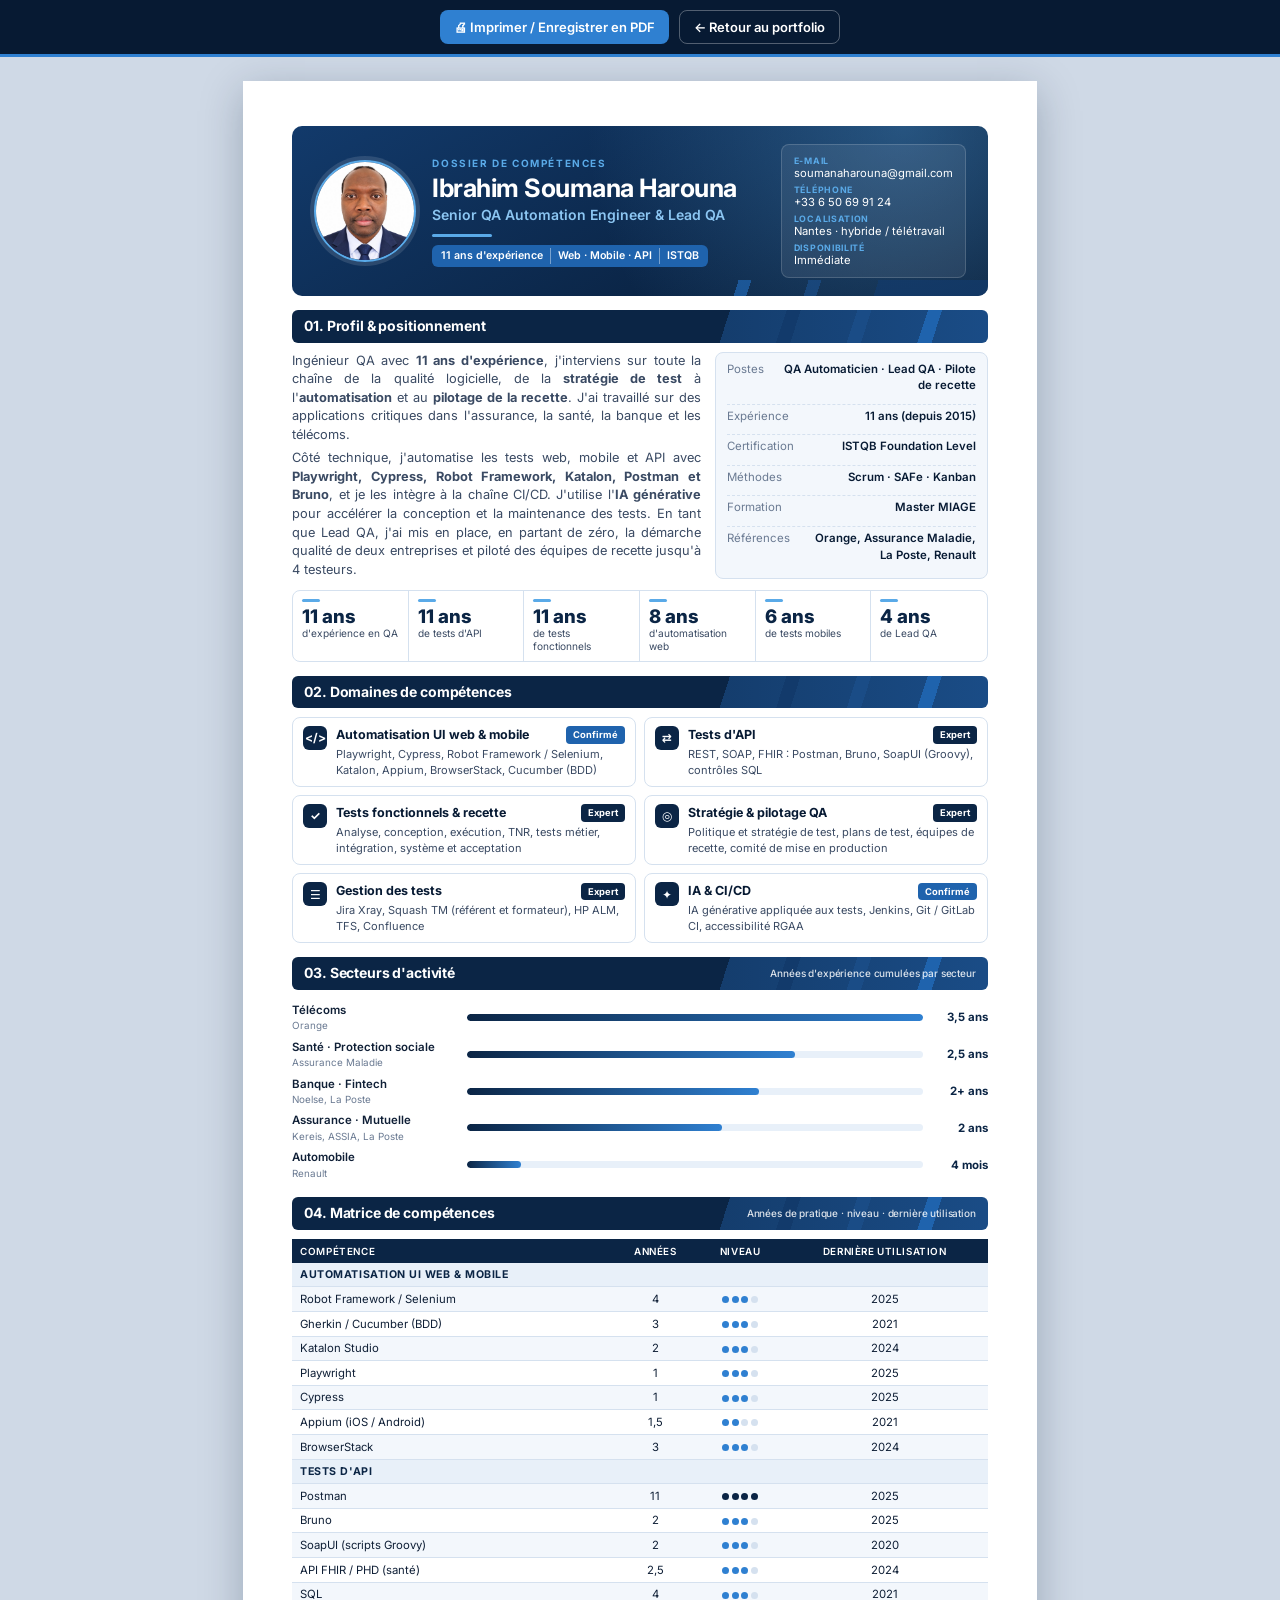
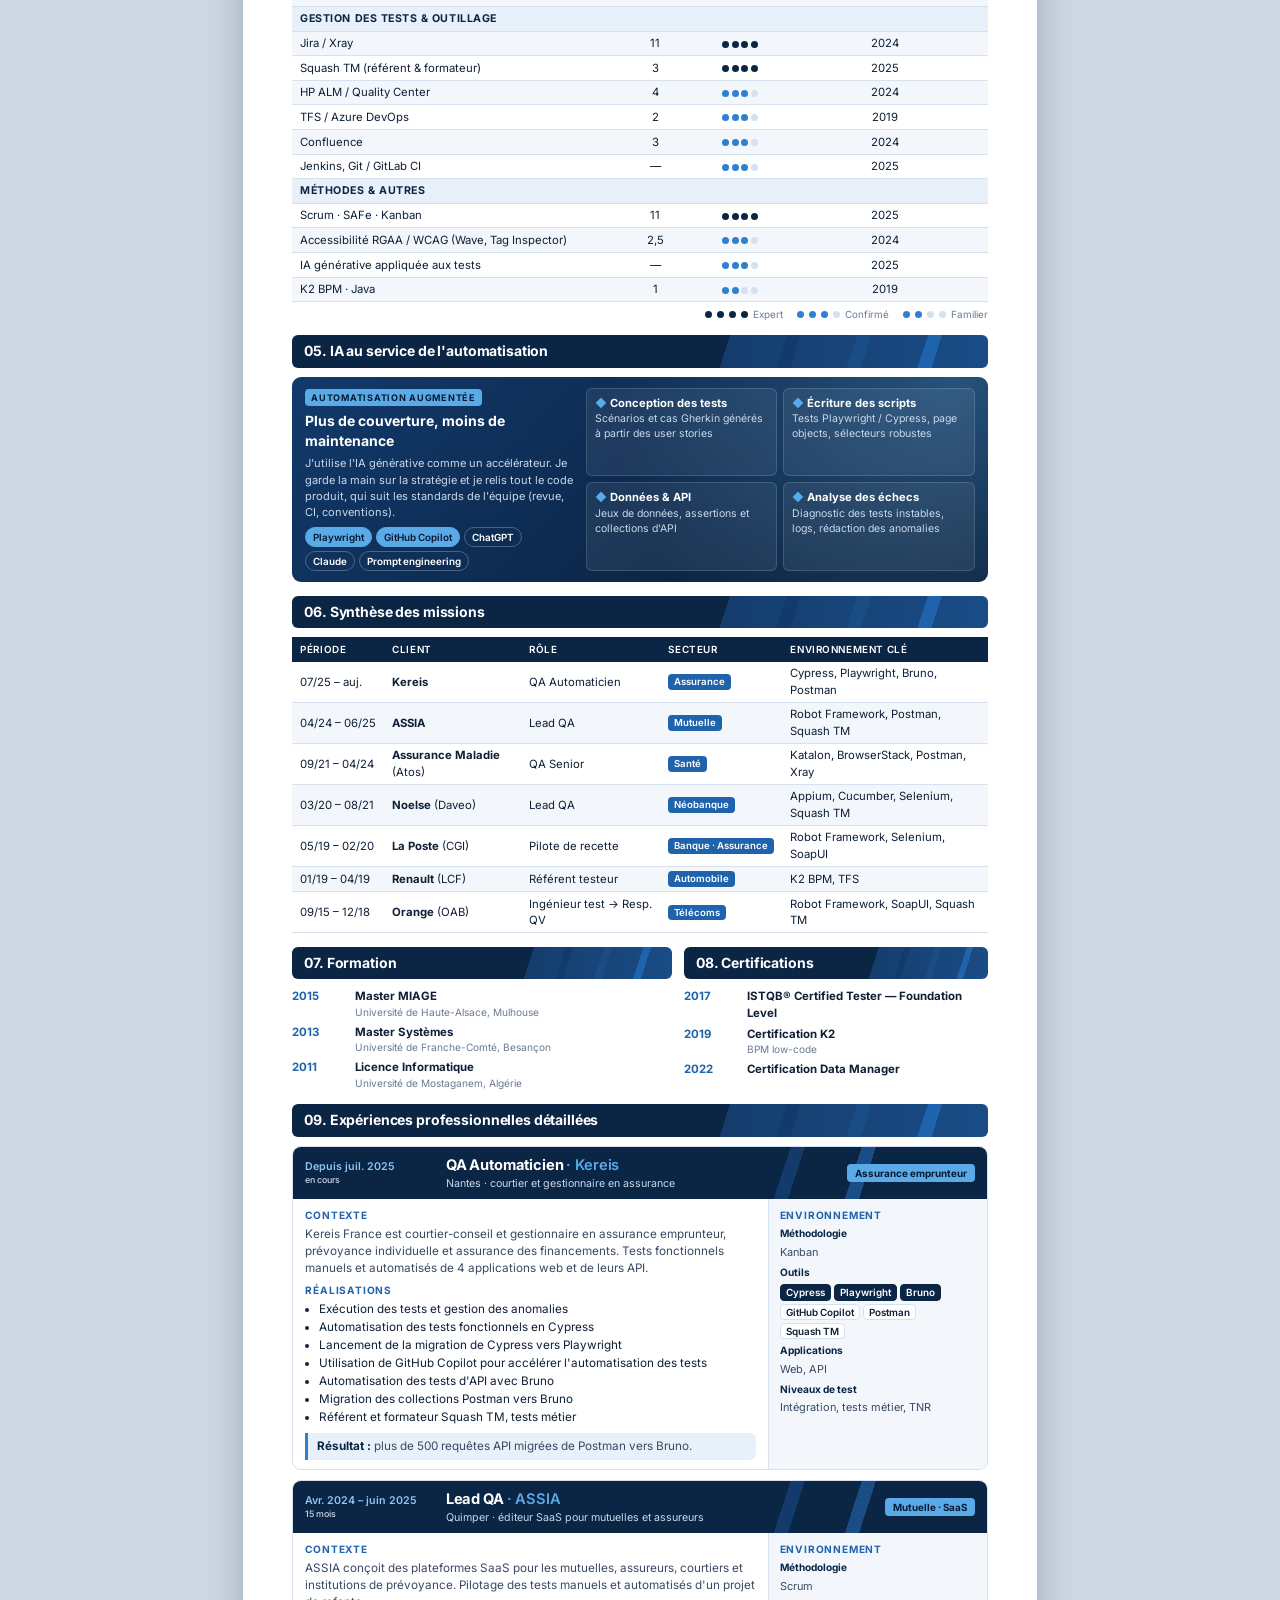
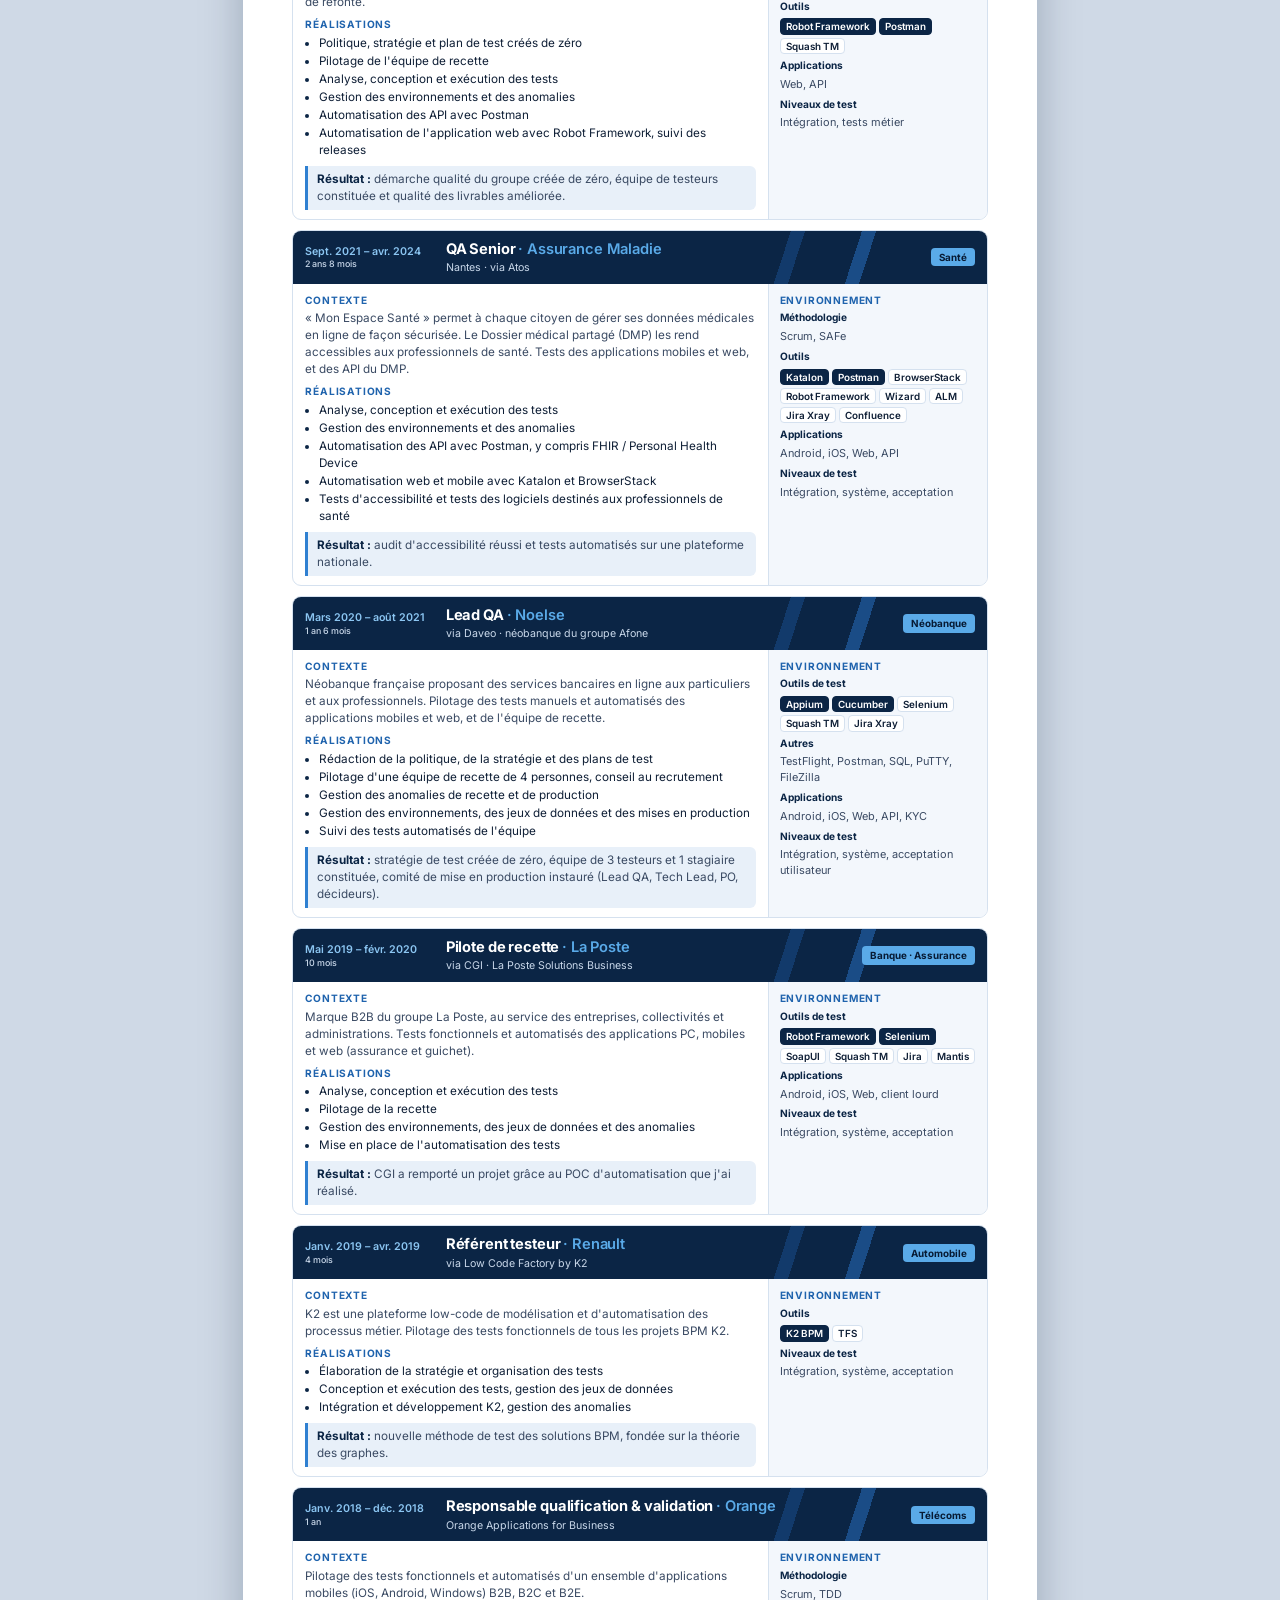
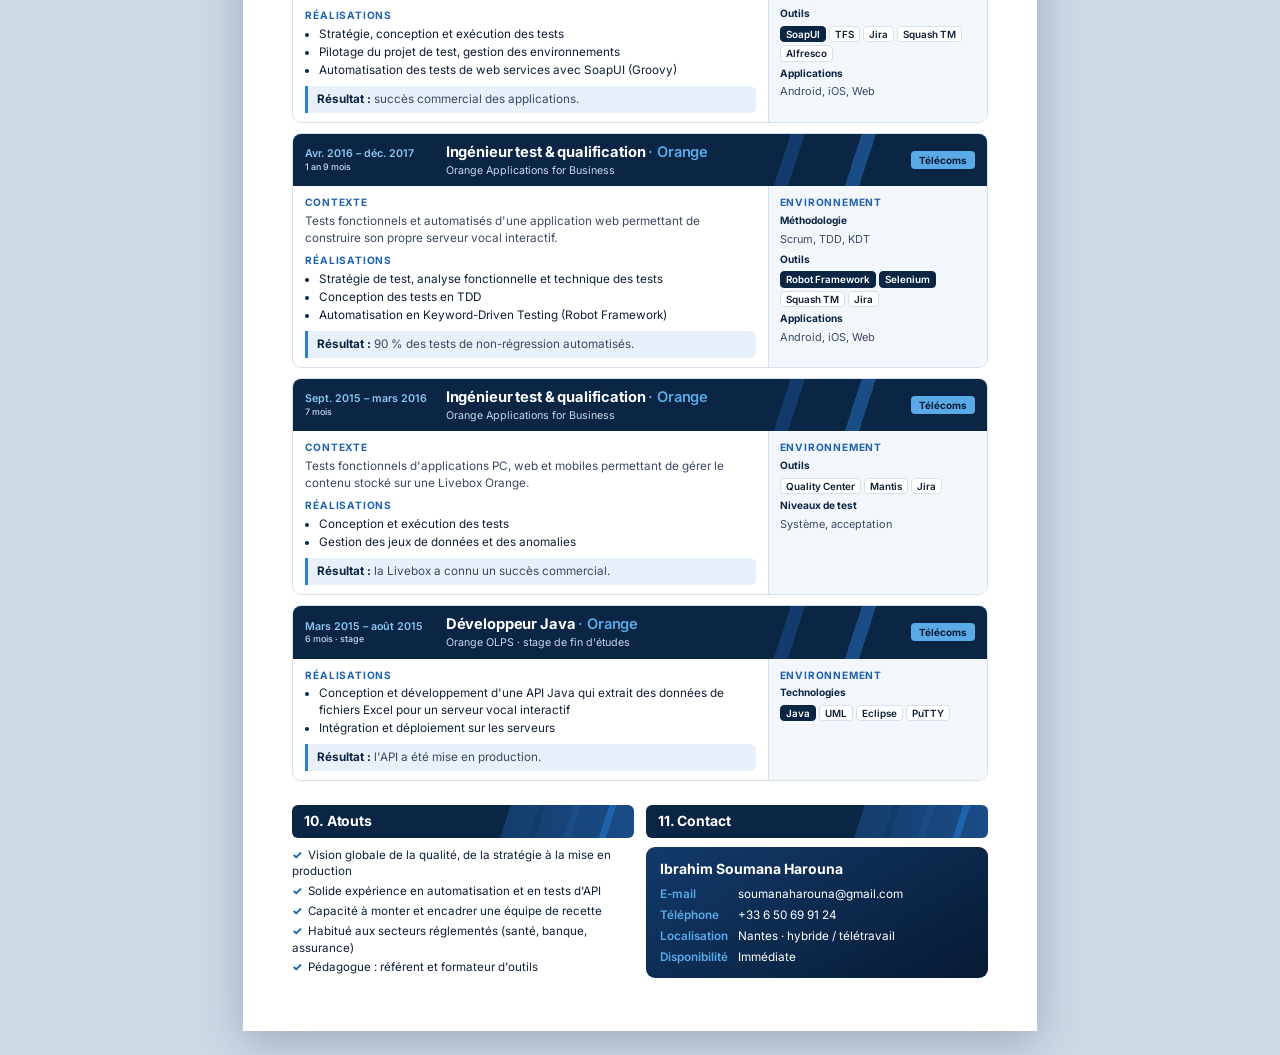
<file: dossier-competences.html>
<!DOCTYPE html>
<html lang="fr">
<head>
<meta charset="UTF-8">
<meta name="viewport" content="width=device-width, initial-scale=1.0">
<title>Dossier de compétences — Ibrahim Soumana Harouna</title>
<meta name="description" content="Dossier de compétences d'Ibrahim Soumana Harouna, Senior QA Automation Engineer & Lead QA, 11 ans d'expérience.">
<link rel="preconnect" href="https://fonts.googleapis.com">
<link href="https://fonts.googleapis.com/css2?family=Inter:wght@400;500;600;700;800&display=swap" rel="stylesheet">
<style>
:root{
  --navy-900:#071a33; --navy-800:#0b2545; --navy-700:#123a6b; --navy-600:#1a4c86;
  --blue-600:#1f63ad; --blue-500:#2f80d1; --sky-400:#5aaae8; --sky-300:#8cc6f2;
  --ice-100:#e8f0f9; --ice-50:#f3f7fc; --line:#d5e1ef;
  --ink:#0f1f36; --ink-2:#3a4a63; --muted:#6a7a92;
}
*{box-sizing:border-box;margin:0;padding:0}
*{-webkit-print-color-adjust:exact;print-color-adjust:exact}
body{font-family:Inter,system-ui,sans-serif;color:var(--ink);font-size:9.6pt;line-height:1.45;background:#cfd9e6;-webkit-font-smoothing:antialiased}

/* ---------- Mise en page A4 ---------- */
@page{size:A4;margin:12mm 13mm 14mm;
  @bottom-left{content:"Ibrahim Soumana Harouna · Dossier de compétences";font:600 7.5pt Inter,sans-serif;color:#6a7a92}
  @bottom-right{content:"Page " counter(page) " / " counter(pages);font:600 7.5pt Inter,sans-serif;color:#1f63ad}
}
.doc{width:210mm;margin:24px auto;background:#fff;padding:12mm 13mm 14mm;box-shadow:0 10px 40px rgba(7,26,51,.25)}
@media print{
  body{background:#fff}
  .doc{width:auto;margin:0;padding:0;box-shadow:none}
  .no-print{display:none!important}
  .profile .facts{display:none}
  .doc .profile{grid-template-columns:1fr}
}
.pb{break-before:page}
.avoid{break-inside:avoid}

/* ---------- Barre écran ---------- */
.tools-bar{position:sticky;top:0;z-index:5;background:var(--navy-900);color:#fff;padding:10px 20px;display:flex;justify-content:center;gap:10px;border-bottom:3px solid var(--blue-500)}
.tools-bar button,.tools-bar a{font:600 13px Inter,sans-serif;color:#fff;background:var(--blue-500);border:0;border-radius:8px;padding:8px 14px;cursor:pointer;text-decoration:none}
.tools-bar a{background:transparent;border:1px solid rgba(255,255,255,.3)}

/* ---------- En-tête page 1 ---------- */
.head{position:relative;overflow:hidden;border-radius:10px;color:#fff;padding:18px 22px;display:grid;grid-template-columns:auto 1fr auto;gap:16px;align-items:center;
  background:radial-gradient(circle at 88% 0%,rgba(90,170,232,.35),transparent 50%),linear-gradient(150deg,var(--navy-700),var(--navy-900))}
.head:after{content:"";position:absolute;right:0;bottom:0;width:45%;height:16px;opacity:.75;
  background:linear-gradient(108deg,transparent 0 20%,var(--blue-600) 20% 24%,transparent 24% 42%,var(--navy-600) 42% 46%,transparent 46% 64%,var(--navy-700) 64%)}
.head .kicker{font-size:7.5pt;font-weight:700;letter-spacing:.16em;text-transform:uppercase;color:var(--sky-400)}
.head h1{font-size:19pt;white-space:nowrap;line-height:1.1;letter-spacing:-.02em;margin:4px 0 3px}
.head .role{font-size:10.5pt;font-weight:600;color:var(--sky-300)}
.head .rule{width:60px;height:3px;border-radius:2px;background:var(--sky-400);margin:9px 0 8px}
.head .chips{display:inline-flex;background:var(--blue-600);border-radius:6px;padding:3px 2px;font-size:8pt;font-weight:600}
.head .chips span{white-space:nowrap;padding:0 7px;border-right:1px solid rgba(255,255,255,.4)}
.head .chips span:last-child{border:0}
.head .photo{position:relative;z-index:1;width:27mm;height:27mm;border-radius:50%;object-fit:cover;object-position:50% 30%;border:2.5px solid var(--sky-400);box-shadow:0 0 0 4px rgba(255,255,255,.12)}
.head .contact{position:relative;z-index:1;background:rgba(255,255,255,.08);border:1px solid rgba(255,255,255,.16);border-radius:8px;padding:10px 12px;font-size:8.4pt;display:grid;gap:4px;min-width:0}
.head .contact div{display:grid;line-height:1.25}
.head .contact b{color:var(--sky-400);font-weight:700;font-size:6.6pt;text-transform:uppercase;letter-spacing:.08em}
.head .contact a{color:#fff;text-decoration:none}

/* ---------- Titres de section (bandeau rayé) ---------- */
.sh{display:flex;align-items:center;justify-content:space-between;color:#fff;font-weight:700;font-size:10.5pt;letter-spacing:-.01em;
  padding:6px 12px;border-radius:6px;margin:14px 0 9px;break-after:avoid;
  background:linear-gradient(108deg,var(--navy-800) 0 62%,transparent 62%),
    linear-gradient(108deg,transparent 0 70%,var(--navy-700) 70% 72%,transparent 72% 80%,var(--navy-600) 80% 82%,transparent 82% 90%,var(--blue-600) 90% 92%,transparent 92%),
    linear-gradient(90deg,var(--navy-800),var(--navy-600))}
.sh small{font-size:7.5pt;font-weight:500;opacity:.85}

/* ---------- Synthèse ---------- */
.profile{display:grid;grid-template-columns:1.5fr 1fr;gap:14px}
.profile p{color:var(--ink-2);text-align:justify}
.profile p+p{margin-top:5px}
.facts{list-style:none;background:var(--ice-50);border:1px solid var(--line);border-radius:8px;padding:8px 11px;display:grid;gap:3px;font-size:8.6pt}
.facts li{display:flex;justify-content:space-between;gap:10px;border-bottom:1px dashed var(--line);padding-bottom:3px}
.facts li:last-child{border:0;padding:0}
.facts span{color:var(--muted)}
.facts b{text-align:right;color:var(--navy-900);font-weight:600}

.kpis{display:grid;grid-template-columns:repeat(6,1fr);border:1px solid var(--line);border-radius:8px;overflow:hidden;margin-top:11px}
.kpi{padding:8px 9px;border-right:1px solid var(--line)}
.kpi:last-child{border:0}
.kpi:before{content:"";display:block;width:18px;height:2.5px;border-radius:2px;background:var(--sky-400);margin-bottom:5px}
.kpi b{display:block;font-size:14pt;font-weight:800;color:var(--navy-800);line-height:1.1}
.kpi span{font-size:7.6pt;color:var(--ink-2);line-height:1.25;display:block}

/* Domaines de compétences */
.domains{display:grid;grid-template-columns:1fr 1fr;gap:8px}
.dom{border:1px solid var(--line);border-radius:8px;padding:8px 10px;display:flex;gap:9px;break-inside:avoid}
.ico{width:24px;height:24px;border-radius:6px;background:var(--navy-800);color:#fff;display:grid;place-items:center;font-size:9pt;font-weight:700;flex-shrink:0}
.dom h3{font-size:9.4pt;color:var(--navy-900);display:flex;justify-content:space-between;gap:6px;align-items:center}
.dom p{font-size:8.3pt;color:var(--ink-2);margin-top:2px}
.badge{font-size:7pt;font-weight:700;color:#fff;background:var(--navy-800);padding:2px 7px;border-radius:4px;white-space:nowrap}
.badge.c{background:var(--blue-600)}

/* Secteurs */
.sec-grid{display:grid;grid-template-columns:1.25fr 1fr;gap:12px}
.bar-row{display:grid;grid-template-columns:44mm 1fr 15mm;gap:8px;align-items:center;padding:3px 0;font-size:8.6pt}
.bar-row b{font-weight:600}
.bar-row small{display:block;color:var(--muted);font-size:7.4pt}
.bar{height:7px;background:var(--ice-100);border-radius:9px;overflow:hidden}
.bar i{display:block;height:100%;border-radius:9px;background:linear-gradient(90deg,var(--navy-800),var(--blue-500))}
.bar-row .v{text-align:right;font-weight:700;color:var(--navy-800)}
.edu{list-style:none;display:grid;gap:4px;font-size:8.6pt}
.edu li{display:grid;grid-template-columns:15mm 1fr;gap:6px}
.edu .y{font-weight:700;color:var(--blue-600)}
.edu small{display:block;color:var(--muted);font-size:7.6pt}
.mini-h{font-size:8pt;font-weight:700;text-transform:uppercase;letter-spacing:.08em;color:var(--blue-600);margin:0 0 5px}

/* ---------- Matrice ---------- */
table{width:100%;border-collapse:collapse;font-size:8.5pt}
thead th{background:var(--navy-800);color:#fff;text-align:left;font-size:7.4pt;text-transform:uppercase;letter-spacing:.06em;padding:5px 8px;font-weight:600}
thead th:nth-child(n+2){text-align:center}
tbody td{padding:3.6px 8px;border-bottom:1px solid var(--line)}
tbody td:nth-child(n+2){text-align:center}
tbody tr:nth-child(even) td{background:var(--ice-50)}
tr.grp td{background:var(--ice-100)!important;font-weight:700;color:var(--navy-800);font-size:8pt;text-transform:uppercase;letter-spacing:.05em;padding:4px 8px;text-align:left!important}
tr{break-inside:avoid}
.lvl{display:inline-flex;gap:2.5px;vertical-align:middle}
.lvl i{width:7px;height:7px;border-radius:50%;background:var(--line)}
.lvl i.on{background:var(--blue-500)}
.lvl.x i.on{background:var(--navy-800)}
.legend{display:flex;gap:14px;justify-content:flex-end;font-size:7.4pt;color:var(--muted);margin-top:5px}
.legend span{display:inline-flex;gap:5px;align-items:center}

/* Bloc IA */
.ai{border-radius:9px;color:#fff;padding:11px 13px;display:grid;grid-template-columns:1fr 1.45fr;gap:12px;break-inside:avoid;margin-top:4px;
  background:radial-gradient(circle at 95% 0%,rgba(90,170,232,.35),transparent 50%),linear-gradient(135deg,var(--navy-700),var(--navy-900))}
.ai h3{font-size:10.5pt}
.ai .tag-new{display:inline-block;font-size:6.8pt;font-weight:700;letter-spacing:.08em;text-transform:uppercase;background:var(--sky-400);color:var(--navy-900);padding:2px 6px;border-radius:4px;margin-bottom:5px}
.ai p{font-size:8.3pt;color:#c9d8ea;margin-top:4px}
.ai-uses{display:grid;grid-template-columns:1fr 1fr;gap:6px}
.ai-use{background:rgba(255,255,255,.07);border:1px solid rgba(255,255,255,.14);border-radius:6px;padding:6px 8px;font-size:7.9pt;color:#c9d8ea}
.ai-use b{display:block;color:#fff;font-size:8.4pt}
.ai-use b:before{content:"◆ ";color:var(--sky-400)}
.ai .tools{display:flex;flex-wrap:wrap;gap:4px;margin-top:7px}
.ai .tools span{font-size:7.4pt;font-weight:600;padding:2px 7px;border-radius:99px;border:1px solid rgba(255,255,255,.25)}
.ai .tools span.hl{background:var(--sky-400);color:var(--navy-900);border-color:var(--sky-400)}

/* ---------- Synthèse missions ---------- */
.recap td:nth-child(n+2){text-align:left}
.recap td:first-child{white-space:nowrap}
.recap thead th{text-align:left!important}
.pill{display:inline-block;font-size:7.2pt;font-weight:600;background:var(--blue-600);color:#fff;padding:1px 6px;border-radius:4px;white-space:nowrap}

/* ---------- Missions détaillées ---------- */
.mis{border:1px solid var(--line);border-radius:9px;overflow:hidden;margin-bottom:10px;break-inside:avoid}
.mis-h{display:grid;grid-template-columns:34mm 1fr auto;align-items:center;gap:12px;padding:8px 12px;color:#fff;
  background:linear-gradient(108deg,var(--navy-800) 0 70%,var(--navy-700) 70% 72%,var(--navy-800) 72% 80%,var(--navy-600) 80% 82%,var(--navy-800) 82%)}
.mis-h .when{font-size:8pt;font-weight:600;color:var(--sky-300);line-height:1.3}
.mis-h .when small{display:block;color:#c9d8ea;font-weight:500}
.mis-h h3{font-size:11pt;letter-spacing:-.01em}
.mis-h h3 span{color:var(--sky-400);font-weight:600}
.mis-h .sub{font-size:8pt;color:#c9d8ea}
.mis-h .sect{font-size:7.4pt;font-weight:700;background:var(--sky-400);color:var(--navy-900);padding:2px 8px;border-radius:4px;white-space:nowrap}
.mis-b{display:grid;grid-template-columns:1fr 58mm;gap:0}
.mis-main{padding:9px 12px}
.mis-main h4,.mis-env h4{font-size:7.6pt;font-weight:700;text-transform:uppercase;letter-spacing:.08em;color:var(--blue-600);margin:6px 0 3px}
.mis-main h4:first-child,.mis-env h4:first-child{margin-top:0}
.mis-main p{color:var(--ink-2);font-size:8.8pt}
.mis-main ul{padding-left:14px;font-size:8.8pt;display:grid;gap:1px}
.mis-main ul li::marker{color:var(--navy-800)}
.result{margin-top:7px;background:var(--ice-100);border-left:3px solid var(--blue-500);border-radius:0 6px 6px 0;padding:5px 9px;font-size:8.7pt}
.result b{color:var(--navy-800)}
.mis-env{background:var(--ice-50);border-left:1px solid var(--line);padding:9px 11px;font-size:8.2pt}
.mis-env dl{display:grid;gap:4px}
.mis-env dt{font-weight:700;color:var(--navy-800);font-size:7.6pt}
.mis-env dd{color:var(--ink-2)}
.chips2{display:flex;flex-wrap:wrap;gap:3px;margin-top:1px}
.chips2 span{font-size:7.4pt;font-weight:600;background:#fff;border:1px solid var(--line);border-radius:4px;padding:0 5px;color:var(--ink)}
.chips2 span.k{background:var(--navy-800);border-color:var(--navy-800);color:#fff}

/* ---------- Atouts ---------- */
.end{display:grid;grid-template-columns:1fr 1fr;gap:12px}
.check{list-style:none;display:grid;gap:3px;font-size:8.7pt}
.check li:before{content:"✓";color:var(--blue-600);font-weight:800;margin-right:6px}
.contact-box{border-radius:9px;color:#fff;padding:12px 14px;background:linear-gradient(150deg,var(--navy-700),var(--navy-900));font-size:8.8pt;display:grid;gap:4px;align-content:start}
.contact-box h3{font-size:10.5pt;margin-bottom:3px}
.contact-box b{color:var(--sky-400);display:inline-block;width:78px;font-weight:600}
.contact-box a{color:#fff;text-decoration:none}
</style>
</head>
<body>

<div class="tools-bar no-print">
  <button onclick="window.print()">🖨 Imprimer / Enregistrer en PDF</button>
  <a href="index.html">← Retour au portfolio</a>
</div>

<div class="doc">

<!-- ================= PAGE 1 : SYNTHÈSE ================= -->
<header class="head">
  <img class="photo" src="img/photo-ibrahim.jpg" alt="Photo de profil d'Ibrahim Soumana Harouna">
  <div>
    <p class="kicker">Dossier de compétences</p>
    <h1>Ibrahim Soumana Harouna</h1>
    <p class="role">Senior QA Automation Engineer &amp; Lead QA</p>
    <div class="rule"></div>
    <div class="chips"><span>11 ans d'expérience</span><span>Web · Mobile · API</span><span>ISTQB</span></div>
  </div>
  <div class="contact">
    <div><b>E-mail</b><a href="mailto:soumanaharouna@gmail.com">soumanaharouna@gmail.com</a></div>
    <div><b>Téléphone</b><a href="tel:+33650699124">+33 6 50 69 91 24</a></div>
    <div><b>Localisation</b>Nantes · hybride / télétravail</div>
    <div><b>Disponibilité</b>Immédiate</div>
  </div>
</header>

<div class="sh">01. Profil &amp; positionnement</div>
<div class="profile">
  <div>
    <p>Ingénieur QA avec <strong>11 ans d'expérience</strong>, j'interviens sur toute la chaîne de la qualité logicielle, de la <strong>stratégie de test</strong> à l'<strong>automatisation</strong> et au <strong>pilotage de la recette</strong>. J'ai travaillé sur des applications critiques dans l'assurance, la santé, la banque et les télécoms.</p>
    <p>Côté technique, j'automatise les tests web, mobile et API avec <strong>Playwright, Cypress, Robot Framework, Katalon, Postman et Bruno</strong>, et je les intègre à la chaîne CI/CD. J'utilise l'<strong>IA générative</strong> pour accélérer la conception et la maintenance des tests. En tant que Lead QA, j'ai mis en place, en partant de zéro, la démarche qualité de deux entreprises et piloté des équipes de recette jusqu'à 4 testeurs.</p>
  </div>
  <ul class="facts">
    <li><span>Postes</span><b>QA Automaticien · Lead QA · Pilote de recette</b></li>
    <li><span>Expérience</span><b>11 ans (depuis 2015)</b></li>
    <li><span>Certification</span><b>ISTQB Foundation Level</b></li>
    <li><span>Méthodes</span><b>Scrum · SAFe · Kanban</b></li>
    <li><span>Formation</span><b>Master MIAGE</b></li>
    <li><span>Références</span><b>Orange, Assurance Maladie, La Poste, Renault</b></li>
  </ul>
</div>

<div class="kpis">
  <div class="kpi"><b>11 ans</b><span>d'expérience en QA</span></div>
  <div class="kpi"><b>11 ans</b><span>de tests d'API</span></div>
  <div class="kpi"><b>11 ans</b><span>de tests fonctionnels</span></div>
  <div class="kpi"><b>8 ans</b><span>d'automatisation web</span></div>
  <div class="kpi"><b>6 ans</b><span>de tests mobiles</span></div>
  <div class="kpi"><b>4 ans</b><span>de Lead QA</span></div>
</div>

<div class="sh">02. Domaines de compétences</div>
<div class="domains">
  <div class="dom"><span class="ico">&lt;/&gt;</span><div><h3>Automatisation UI web &amp; mobile <span class="badge c">Confirmé</span></h3><p>Playwright, Cypress, Robot Framework / Selenium, Katalon, Appium, BrowserStack, Cucumber (BDD)</p></div></div>
  <div class="dom"><span class="ico">⇄</span><div><h3>Tests d'API <span class="badge">Expert</span></h3><p>REST, SOAP, FHIR : Postman, Bruno, SoapUI (Groovy), contrôles SQL</p></div></div>
  <div class="dom"><span class="ico">✓</span><div><h3>Tests fonctionnels &amp; recette <span class="badge">Expert</span></h3><p>Analyse, conception, exécution, TNR, tests métier, intégration, système et acceptation</p></div></div>
  <div class="dom"><span class="ico">◎</span><div><h3>Stratégie &amp; pilotage QA <span class="badge">Expert</span></h3><p>Politique et stratégie de test, plans de test, équipes de recette, comité de mise en production</p></div></div>
  <div class="dom"><span class="ico">☰</span><div><h3>Gestion des tests <span class="badge">Expert</span></h3><p>Jira Xray, Squash TM (référent et formateur), HP ALM, TFS, Confluence</p></div></div>
  <div class="dom"><span class="ico">✦</span><div><h3>IA &amp; CI/CD <span class="badge c">Confirmé</span></h3><p>IA générative appliquée aux tests, Jenkins, Git / GitLab CI, accessibilité RGAA</p></div></div>
</div>

<div class="avoid">
  <div>
    <div class="sh">03. Secteurs d'activité <small>Années d'expérience cumulées par secteur</small></div>
    <div class="bar-row"><div><b>Télécoms</b><small>Orange</small></div><div class="bar"><i style="width:100%"></i></div><span class="v">3,5 ans</span></div>
    <div class="bar-row"><div><b>Santé · Protection sociale</b><small>Assurance Maladie</small></div><div class="bar"><i style="width:72%"></i></div><span class="v">2,5 ans</span></div>
    <div class="bar-row"><div><b>Banque · Fintech</b><small>Noelse, La Poste</small></div><div class="bar"><i style="width:64%"></i></div><span class="v">2+ ans</span></div>
    <div class="bar-row"><div><b>Assurance · Mutuelle</b><small>Kereis, ASSIA, La Poste</small></div><div class="bar"><i style="width:56%"></i></div><span class="v">2 ans</span></div>
    <div class="bar-row"><div><b>Automobile</b><small>Renault</small></div><div class="bar"><i style="width:12%"></i></div><span class="v">4 mois</span></div>
  </div>
</div>

<!-- ================= PAGE 2 : MATRICE ================= -->
<div class="sh pb">04. Matrice de compétences <small>Années de pratique · niveau · dernière utilisation</small></div>
<table class="matrix">
  <thead><tr><th style="width:46%">Compétence</th><th>Années</th><th>Niveau</th><th>Dernière utilisation</th></tr></thead>
  <tbody>
    <tr class="grp"><td colspan="4">Automatisation UI web &amp; mobile</td></tr>
    <tr><td>Robot Framework / Selenium</td><td>4</td><td><span class="lvl"><i class="on"></i><i class="on"></i><i class="on"></i><i></i></span></td><td>2025</td></tr>
    <tr><td>Gherkin / Cucumber (BDD)</td><td>3</td><td><span class="lvl"><i class="on"></i><i class="on"></i><i class="on"></i><i></i></span></td><td>2021</td></tr>
    <tr><td>Katalon Studio</td><td>2</td><td><span class="lvl"><i class="on"></i><i class="on"></i><i class="on"></i><i></i></span></td><td>2024</td></tr>
    <tr><td>Playwright</td><td>1</td><td><span class="lvl"><i class="on"></i><i class="on"></i><i class="on"></i><i></i></span></td><td>2025</td></tr>
    <tr><td>Cypress</td><td>1</td><td><span class="lvl"><i class="on"></i><i class="on"></i><i class="on"></i><i></i></span></td><td>2025</td></tr>
    <tr><td>Appium (iOS / Android)</td><td>1,5</td><td><span class="lvl"><i class="on"></i><i class="on"></i><i></i><i></i></span></td><td>2021</td></tr>
    <tr><td>BrowserStack</td><td>3</td><td><span class="lvl"><i class="on"></i><i class="on"></i><i class="on"></i><i></i></span></td><td>2024</td></tr>
    <tr class="grp"><td colspan="4">Tests d'API</td></tr>
    <tr><td>Postman</td><td>11</td><td><span class="lvl x"><i class="on"></i><i class="on"></i><i class="on"></i><i class="on"></i></span></td><td>2025</td></tr>
    <tr><td>Bruno</td><td>2</td><td><span class="lvl"><i class="on"></i><i class="on"></i><i class="on"></i><i></i></span></td><td>2025</td></tr>
    <tr><td>SoapUI (scripts Groovy)</td><td>2</td><td><span class="lvl"><i class="on"></i><i class="on"></i><i class="on"></i><i></i></span></td><td>2020</td></tr>
    <tr><td>API FHIR / PHD (santé)</td><td>2,5</td><td><span class="lvl"><i class="on"></i><i class="on"></i><i class="on"></i><i></i></span></td><td>2024</td></tr>
    <tr><td>SQL</td><td>4</td><td><span class="lvl"><i class="on"></i><i class="on"></i><i class="on"></i><i></i></span></td><td>2021</td></tr>
    <tr class="grp"><td colspan="4">Gestion des tests &amp; outillage</td></tr>
    <tr><td>Jira / Xray</td><td>11</td><td><span class="lvl x"><i class="on"></i><i class="on"></i><i class="on"></i><i class="on"></i></span></td><td>2024</td></tr>
    <tr><td>Squash TM (référent &amp; formateur)</td><td>3</td><td><span class="lvl x"><i class="on"></i><i class="on"></i><i class="on"></i><i class="on"></i></span></td><td>2025</td></tr>
    <tr><td>HP ALM / Quality Center</td><td>4</td><td><span class="lvl"><i class="on"></i><i class="on"></i><i class="on"></i><i></i></span></td><td>2024</td></tr>
    <tr><td>TFS / Azure DevOps</td><td>2</td><td><span class="lvl"><i class="on"></i><i class="on"></i><i class="on"></i><i></i></span></td><td>2019</td></tr>
    <tr><td>Confluence</td><td>3</td><td><span class="lvl"><i class="on"></i><i class="on"></i><i class="on"></i><i></i></span></td><td>2024</td></tr>
    <tr><td>Jenkins, Git / GitLab CI</td><td>—</td><td><span class="lvl"><i class="on"></i><i class="on"></i><i class="on"></i><i></i></span></td><td>2025</td></tr>
    <tr class="grp"><td colspan="4">Méthodes &amp; autres</td></tr>
    <tr><td>Scrum · SAFe · Kanban</td><td>11</td><td><span class="lvl x"><i class="on"></i><i class="on"></i><i class="on"></i><i class="on"></i></span></td><td>2025</td></tr>
    <tr><td>Accessibilité RGAA / WCAG (Wave, Tag Inspector)</td><td>2,5</td><td><span class="lvl"><i class="on"></i><i class="on"></i><i class="on"></i><i></i></span></td><td>2024</td></tr>
    <tr><td>IA générative appliquée aux tests</td><td>—</td><td><span class="lvl"><i class="on"></i><i class="on"></i><i class="on"></i><i></i></span></td><td>2025</td></tr>
    <tr><td>K2 BPM · Java</td><td>1</td><td><span class="lvl"><i class="on"></i><i class="on"></i><i></i><i></i></span></td><td>2019</td></tr>
  </tbody>
</table>
<div class="legend">
  <span><span class="lvl x"><i class="on"></i><i class="on"></i><i class="on"></i><i class="on"></i></span> Expert</span>
  <span><span class="lvl"><i class="on"></i><i class="on"></i><i class="on"></i><i></i></span> Confirmé</span>
  <span><span class="lvl"><i class="on"></i><i class="on"></i><i></i><i></i></span> Familier</span>
</div>

<div class="sh">05. IA au service de l'automatisation</div>
<div class="ai">
  <div>
    <span class="tag-new">Automatisation augmentée</span>
    <h3>Plus de couverture, moins de maintenance</h3>
    <p>J'utilise l'IA générative comme un accélérateur. Je garde la main sur la stratégie et je relis tout le code produit, qui suit les standards de l'équipe (revue, CI, conventions).</p>
    <div class="tools"><span class="hl">Playwright</span><span class="hl">GitHub Copilot</span><span>ChatGPT</span><span>Claude</span><span>Prompt engineering</span></div>
  </div>
  <div class="ai-uses">
    <div class="ai-use"><b>Conception des tests</b>Scénarios et cas Gherkin générés à partir des user stories</div>
    <div class="ai-use"><b>Écriture des scripts</b>Tests Playwright / Cypress, page objects, sélecteurs robustes</div>
    <div class="ai-use"><b>Données &amp; API</b>Jeux de données, assertions et collections d'API</div>
    <div class="ai-use"><b>Analyse des échecs</b>Diagnostic des tests instables, logs, rédaction des anomalies</div>
  </div>
</div>

<!-- ================= PAGE 3 : PARCOURS ================= -->
<div class="sh pb">06. Synthèse des missions</div>
<table class="recap">
  <thead><tr><th>Période</th><th>Client</th><th>Rôle</th><th>Secteur</th><th>Environnement clé</th></tr></thead>
  <tbody>
    <tr><td>07/25 – auj.</td><td><b>Kereis</b></td><td>QA Automaticien</td><td><span class="pill">Assurance</span></td><td>Cypress, Playwright, Bruno, Postman</td></tr>
    <tr><td>04/24 – 06/25</td><td><b>ASSIA</b></td><td>Lead QA</td><td><span class="pill">Mutuelle</span></td><td>Robot Framework, Postman, Squash TM</td></tr>
    <tr><td>09/21 – 04/24</td><td><b>Assurance Maladie</b> (Atos)</td><td>QA Senior</td><td><span class="pill">Santé</span></td><td>Katalon, BrowserStack, Postman, Xray</td></tr>
    <tr><td>03/20 – 08/21</td><td><b>Noelse</b> (Daveo)</td><td>Lead QA</td><td><span class="pill">Néobanque</span></td><td>Appium, Cucumber, Selenium, Squash TM</td></tr>
    <tr><td>05/19 – 02/20</td><td><b>La Poste</b> (CGI)</td><td>Pilote de recette</td><td><span class="pill">Banque · Assurance</span></td><td>Robot Framework, Selenium, SoapUI</td></tr>
    <tr><td>01/19 – 04/19</td><td><b>Renault</b> (LCF)</td><td>Référent testeur</td><td><span class="pill">Automobile</span></td><td>K2 BPM, TFS</td></tr>
    <tr><td>09/15 – 12/18</td><td><b>Orange</b> (OAB)</td><td>Ingénieur test → Resp. QV</td><td><span class="pill">Télécoms</span></td><td>Robot Framework, SoapUI, Squash TM</td></tr>
  </tbody>
</table>

<div class="sec-grid avoid">
  <div>
    <div class="sh">07. Formation</div>
    <ul class="edu">
      <li><span class="y">2015</span><div><b>Master MIAGE</b><small>Université de Haute-Alsace, Mulhouse</small></div></li>
      <li><span class="y">2013</span><div><b>Master Systèmes</b><small>Université de Franche-Comté, Besançon</small></div></li>
      <li><span class="y">2011</span><div><b>Licence Informatique</b><small>Université de Mostaganem, Algérie</small></div></li>
    </ul>
  </div>
  <div>
    <div class="sh">08. Certifications</div>
    <ul class="edu">
      <li><span class="y">2017</span><div><b>ISTQB® Certified Tester — Foundation Level</b></div></li>
      <li><span class="y">2019</span><div><b>Certification K2</b><small>BPM low-code</small></div></li>
      <li><span class="y">2022</span><div><b>Certification Data Manager</b></div></li>
    </ul>
  </div>
</div>

<!-- ================= MISSIONS DÉTAILLÉES ================= -->
<div class="sh">09. Expériences professionnelles détaillées</div>

<article class="mis">
  <div class="mis-h"><div class="when">Depuis juil. 2025<small>en cours</small></div><div><h3>QA Automaticien <span>· Kereis</span></h3><div class="sub">Nantes · courtier et gestionnaire en assurance</div></div><span class="sect">Assurance emprunteur</span></div>
  <div class="mis-b">
    <div class="mis-main">
      <h4>Contexte</h4>
      <p>Kereis France est courtier-conseil et gestionnaire en assurance emprunteur, prévoyance individuelle et assurance des financements. Tests fonctionnels manuels et automatisés de 4 applications web et de leurs API.</p>
      <h4>Réalisations</h4>
      <ul><li>Exécution des tests et gestion des anomalies</li><li>Automatisation des tests fonctionnels en Cypress</li><li>Lancement de la migration de Cypress vers Playwright</li><li>Utilisation de GitHub Copilot pour accélérer l'automatisation des tests</li><li>Automatisation des tests d'API avec Bruno</li><li>Migration des collections Postman vers Bruno</li><li>Référent et formateur Squash TM, tests métier</li></ul>
      <p class="result"><b>Résultat&nbsp;:</b> plus de 500 requêtes API migrées de Postman vers Bruno.</p>
    </div>
    <div class="mis-env"><h4>Environnement</h4><dl>
      <dt>Méthodologie</dt><dd>Kanban</dd>
      <dt>Outils</dt><dd class="chips2"><span class="k">Cypress</span><span class="k">Playwright</span><span class="k">Bruno</span><span>GitHub Copilot</span><span>Postman</span><span>Squash TM</span></dd>
      <dt>Applications</dt><dd>Web, API</dd>
      <dt>Niveaux de test</dt><dd>Intégration, tests métier, TNR</dd></dl></div>
  </div>
</article>

<article class="mis">
  <div class="mis-h"><div class="when">Avr. 2024 – juin 2025<small>15 mois</small></div><div><h3>Lead QA <span>· ASSIA</span></h3><div class="sub">Quimper · éditeur SaaS pour mutuelles et assureurs</div></div><span class="sect">Mutuelle · SaaS</span></div>
  <div class="mis-b">
    <div class="mis-main">
      <h4>Contexte</h4>
      <p>ASSIA conçoit des plateformes SaaS pour les mutuelles, assureurs, courtiers et institutions de prévoyance. Pilotage des tests manuels et automatisés d'un projet de refonte.</p>
      <h4>Réalisations</h4>
      <ul><li>Politique, stratégie et plan de test créés de zéro</li><li>Pilotage de l'équipe de recette</li><li>Analyse, conception et exécution des tests</li><li>Gestion des environnements et des anomalies</li><li>Automatisation des API avec Postman</li><li>Automatisation de l'application web avec Robot Framework, suivi des releases</li></ul>
      <p class="result"><b>Résultat&nbsp;:</b> démarche qualité du groupe créée de zéro, équipe de testeurs constituée et qualité des livrables améliorée.</p>
    </div>
    <div class="mis-env"><h4>Environnement</h4><dl>
      <dt>Méthodologie</dt><dd>Scrum</dd>
      <dt>Outils</dt><dd class="chips2"><span class="k">Robot Framework</span><span class="k">Postman</span><span>Squash TM</span></dd>
      <dt>Applications</dt><dd>Web, API</dd>
      <dt>Niveaux de test</dt><dd>Intégration, tests métier</dd></dl></div>
  </div>
</article>

<article class="mis">
  <div class="mis-h"><div class="when">Sept. 2021 – avr. 2024<small>2 ans 8 mois</small></div><div><h3>QA Senior <span>· Assurance Maladie</span></h3><div class="sub">Nantes · via Atos</div></div><span class="sect">Santé</span></div>
  <div class="mis-b">
    <div class="mis-main">
      <h4>Contexte</h4>
      <p>«&nbsp;Mon Espace Santé&nbsp;» permet à chaque citoyen de gérer ses données médicales en ligne de façon sécurisée. Le Dossier médical partagé (DMP) les rend accessibles aux professionnels de santé. Tests des applications mobiles et web, et des API du DMP.</p>
      <h4>Réalisations</h4>
      <ul><li>Analyse, conception et exécution des tests</li><li>Gestion des environnements et des anomalies</li><li>Automatisation des API avec Postman, y compris FHIR / Personal Health Device</li><li>Automatisation web et mobile avec Katalon et BrowserStack</li><li>Tests d'accessibilité et tests des logiciels destinés aux professionnels de santé</li></ul>
      <p class="result"><b>Résultat&nbsp;:</b> audit d'accessibilité réussi et tests automatisés sur une plateforme nationale.</p>
    </div>
    <div class="mis-env"><h4>Environnement</h4><dl>
      <dt>Méthodologie</dt><dd>Scrum, SAFe</dd>
      <dt>Outils</dt><dd class="chips2"><span class="k">Katalon</span><span class="k">Postman</span><span>BrowserStack</span><span>Robot Framework</span><span>Wizard</span><span>ALM</span><span>Jira Xray</span><span>Confluence</span></dd>
      <dt>Applications</dt><dd>Android, iOS, Web, API</dd>
      <dt>Niveaux de test</dt><dd>Intégration, système, acceptation</dd></dl></div>
  </div>
</article>

<article class="mis">
  <div class="mis-h"><div class="when">Mars 2020 – août 2021<small>1 an 6 mois</small></div><div><h3>Lead QA <span>· Noelse</span></h3><div class="sub">via Daveo · néobanque du groupe Afone</div></div><span class="sect">Néobanque</span></div>
  <div class="mis-b">
    <div class="mis-main">
      <h4>Contexte</h4>
      <p>Néobanque française proposant des services bancaires en ligne aux particuliers et aux professionnels. Pilotage des tests manuels et automatisés des applications mobiles et web, et de l'équipe de recette.</p>
      <h4>Réalisations</h4>
      <ul><li>Rédaction de la politique, de la stratégie et des plans de test</li><li>Pilotage d'une équipe de recette de 4 personnes, conseil au recrutement</li><li>Gestion des anomalies de recette et de production</li><li>Gestion des environnements, des jeux de données et des mises en production</li><li>Suivi des tests automatisés de l'équipe</li></ul>
      <p class="result"><b>Résultat&nbsp;:</b> stratégie de test créée de zéro, équipe de 3 testeurs et 1 stagiaire constituée, comité de mise en production instauré (Lead QA, Tech Lead, PO, décideurs).</p>
    </div>
    <div class="mis-env"><h4>Environnement</h4><dl>
      <dt>Outils de test</dt><dd class="chips2"><span class="k">Appium</span><span class="k">Cucumber</span><span>Selenium</span><span>Squash TM</span><span>Jira Xray</span></dd>
      <dt>Autres</dt><dd>TestFlight, Postman, SQL, PuTTY, FileZilla</dd>
      <dt>Applications</dt><dd>Android, iOS, Web, API, KYC</dd>
      <dt>Niveaux de test</dt><dd>Intégration, système, acceptation utilisateur</dd></dl></div>
  </div>
</article>

<article class="mis">
  <div class="mis-h"><div class="when">Mai 2019 – févr. 2020<small>10 mois</small></div><div><h3>Pilote de recette <span>· La Poste</span></h3><div class="sub">via CGI · La Poste Solutions Business</div></div><span class="sect">Banque · Assurance</span></div>
  <div class="mis-b">
    <div class="mis-main">
      <h4>Contexte</h4>
      <p>Marque B2B du groupe La Poste, au service des entreprises, collectivités et administrations. Tests fonctionnels et automatisés des applications PC, mobiles et web (assurance et guichet).</p>
      <h4>Réalisations</h4>
      <ul><li>Analyse, conception et exécution des tests</li><li>Pilotage de la recette</li><li>Gestion des environnements, des jeux de données et des anomalies</li><li>Mise en place de l'automatisation des tests</li></ul>
      <p class="result"><b>Résultat&nbsp;:</b> CGI a remporté un projet grâce au POC d'automatisation que j'ai réalisé.</p>
    </div>
    <div class="mis-env"><h4>Environnement</h4><dl>
      <dt>Outils de test</dt><dd class="chips2"><span class="k">Robot Framework</span><span class="k">Selenium</span><span>SoapUI</span><span>Squash TM</span><span>Jira</span><span>Mantis</span></dd>
      <dt>Applications</dt><dd>Android, iOS, Web, client lourd</dd>
      <dt>Niveaux de test</dt><dd>Intégration, système, acceptation</dd></dl></div>
  </div>
</article>

<article class="mis">
  <div class="mis-h"><div class="when">Janv. 2019 – avr. 2019<small>4 mois</small></div><div><h3>Référent testeur <span>· Renault</span></h3><div class="sub">via Low Code Factory by K2</div></div><span class="sect">Automobile</span></div>
  <div class="mis-b">
    <div class="mis-main">
      <h4>Contexte</h4>
      <p>K2 est une plateforme low-code de modélisation et d'automatisation des processus métier. Pilotage des tests fonctionnels de tous les projets BPM K2.</p>
      <h4>Réalisations</h4>
      <ul><li>Élaboration de la stratégie et organisation des tests</li><li>Conception et exécution des tests, gestion des jeux de données</li><li>Intégration et développement K2, gestion des anomalies</li></ul>
      <p class="result"><b>Résultat&nbsp;:</b> nouvelle méthode de test des solutions BPM, fondée sur la théorie des graphes.</p>
    </div>
    <div class="mis-env"><h4>Environnement</h4><dl>
      <dt>Outils</dt><dd class="chips2"><span class="k">K2 BPM</span><span>TFS</span></dd>
      <dt>Niveaux de test</dt><dd>Intégration, système, acceptation</dd></dl></div>
  </div>
</article>

<article class="mis">
  <div class="mis-h"><div class="when">Janv. 2018 – déc. 2018<small>1 an</small></div><div><h3>Responsable qualification &amp; validation <span>· Orange</span></h3><div class="sub">Orange Applications for Business</div></div><span class="sect">Télécoms</span></div>
  <div class="mis-b">
    <div class="mis-main">
      <h4>Contexte</h4>
      <p>Pilotage des tests fonctionnels et automatisés d'un ensemble d'applications mobiles (iOS, Android, Windows) B2B, B2C et B2E.</p>
      <h4>Réalisations</h4>
      <ul><li>Stratégie, conception et exécution des tests</li><li>Pilotage du projet de test, gestion des environnements</li><li>Automatisation des tests de web services avec SoapUI (Groovy)</li></ul>
      <p class="result"><b>Résultat&nbsp;:</b> succès commercial des applications.</p>
    </div>
    <div class="mis-env"><h4>Environnement</h4><dl>
      <dt>Méthodologie</dt><dd>Scrum, TDD</dd>
      <dt>Outils</dt><dd class="chips2"><span class="k">SoapUI</span><span>TFS</span><span>Jira</span><span>Squash TM</span><span>Alfresco</span></dd>
      <dt>Applications</dt><dd>Android, iOS, Web</dd></dl></div>
  </div>
</article>

<article class="mis">
  <div class="mis-h"><div class="when">Avr. 2016 – déc. 2017<small>1 an 9 mois</small></div><div><h3>Ingénieur test &amp; qualification <span>· Orange</span></h3><div class="sub">Orange Applications for Business</div></div><span class="sect">Télécoms</span></div>
  <div class="mis-b">
    <div class="mis-main">
      <h4>Contexte</h4>
      <p>Tests fonctionnels et automatisés d'une application web permettant de construire son propre serveur vocal interactif.</p>
      <h4>Réalisations</h4>
      <ul><li>Stratégie de test, analyse fonctionnelle et technique des tests</li><li>Conception des tests en TDD</li><li>Automatisation en Keyword-Driven Testing (Robot Framework)</li></ul>
      <p class="result"><b>Résultat&nbsp;:</b> 90 % des tests de non-régression automatisés.</p>
    </div>
    <div class="mis-env"><h4>Environnement</h4><dl>
      <dt>Méthodologie</dt><dd>Scrum, TDD, KDT</dd>
      <dt>Outils</dt><dd class="chips2"><span class="k">Robot Framework</span><span class="k">Selenium</span><span>Squash TM</span><span>Jira</span></dd>
      <dt>Applications</dt><dd>Android, iOS, Web</dd></dl></div>
  </div>
</article>

<article class="mis">
  <div class="mis-h"><div class="when">Sept. 2015 – mars 2016<small>7 mois</small></div><div><h3>Ingénieur test &amp; qualification <span>· Orange</span></h3><div class="sub">Orange Applications for Business</div></div><span class="sect">Télécoms</span></div>
  <div class="mis-b">
    <div class="mis-main">
      <h4>Contexte</h4>
      <p>Tests fonctionnels d'applications PC, web et mobiles permettant de gérer le contenu stocké sur une Livebox Orange.</p>
      <h4>Réalisations</h4>
      <ul><li>Conception et exécution des tests</li><li>Gestion des jeux de données et des anomalies</li></ul>
      <p class="result"><b>Résultat&nbsp;:</b> la Livebox a connu un succès commercial.</p>
    </div>
    <div class="mis-env"><h4>Environnement</h4><dl>
      <dt>Outils</dt><dd class="chips2"><span>Quality Center</span><span>Mantis</span><span>Jira</span></dd>
      <dt>Niveaux de test</dt><dd>Système, acceptation</dd></dl></div>
  </div>
</article>

<article class="mis">
  <div class="mis-h"><div class="when">Mars 2015 – août 2015<small>6 mois · stage</small></div><div><h3>Développeur Java <span>· Orange</span></h3><div class="sub">Orange OLPS · stage de fin d'études</div></div><span class="sect">Télécoms</span></div>
  <div class="mis-b">
    <div class="mis-main">
      <h4>Réalisations</h4>
      <ul><li>Conception et développement d'une API Java qui extrait des données de fichiers Excel pour un serveur vocal interactif</li><li>Intégration et déploiement sur les serveurs</li></ul>
      <p class="result"><b>Résultat&nbsp;:</b> l'API a été mise en production.</p>
    </div>
    <div class="mis-env"><h4>Environnement</h4><dl>
      <dt>Technologies</dt><dd class="chips2"><span class="k">Java</span><span>UML</span><span>Eclipse</span><span>PuTTY</span></dd></dl></div>
  </div>
</article>

<div class="end avoid">
  <div>
    <div class="sh">10. Atouts</div>
    <ul class="check">
      <li>Vision globale de la qualité, de la stratégie à la mise en production</li>
      <li>Solide expérience en automatisation et en tests d'API</li>
      <li>Capacité à monter et encadrer une équipe de recette</li>
      <li>Habitué aux secteurs réglementés (santé, banque, assurance)</li>
      <li>Pédagogue : référent et formateur d'outils</li>
    </ul>
  </div>
  <div>
    <div class="sh">11. Contact</div>
    <div class="contact-box">
      <h3>Ibrahim Soumana Harouna</h3>
      <div><b>E-mail</b><a href="mailto:soumanaharouna@gmail.com">soumanaharouna@gmail.com</a></div>
      <div><b>Téléphone</b><a href="tel:+33650699124">+33 6 50 69 91 24</a></div>
      <div><b>Localisation</b>Nantes · hybride / télétravail</div>
      <div><b>Disponibilité</b>Immédiate</div>
    </div>
  </div>
</div>

</div>
</body>
</html>
</file>
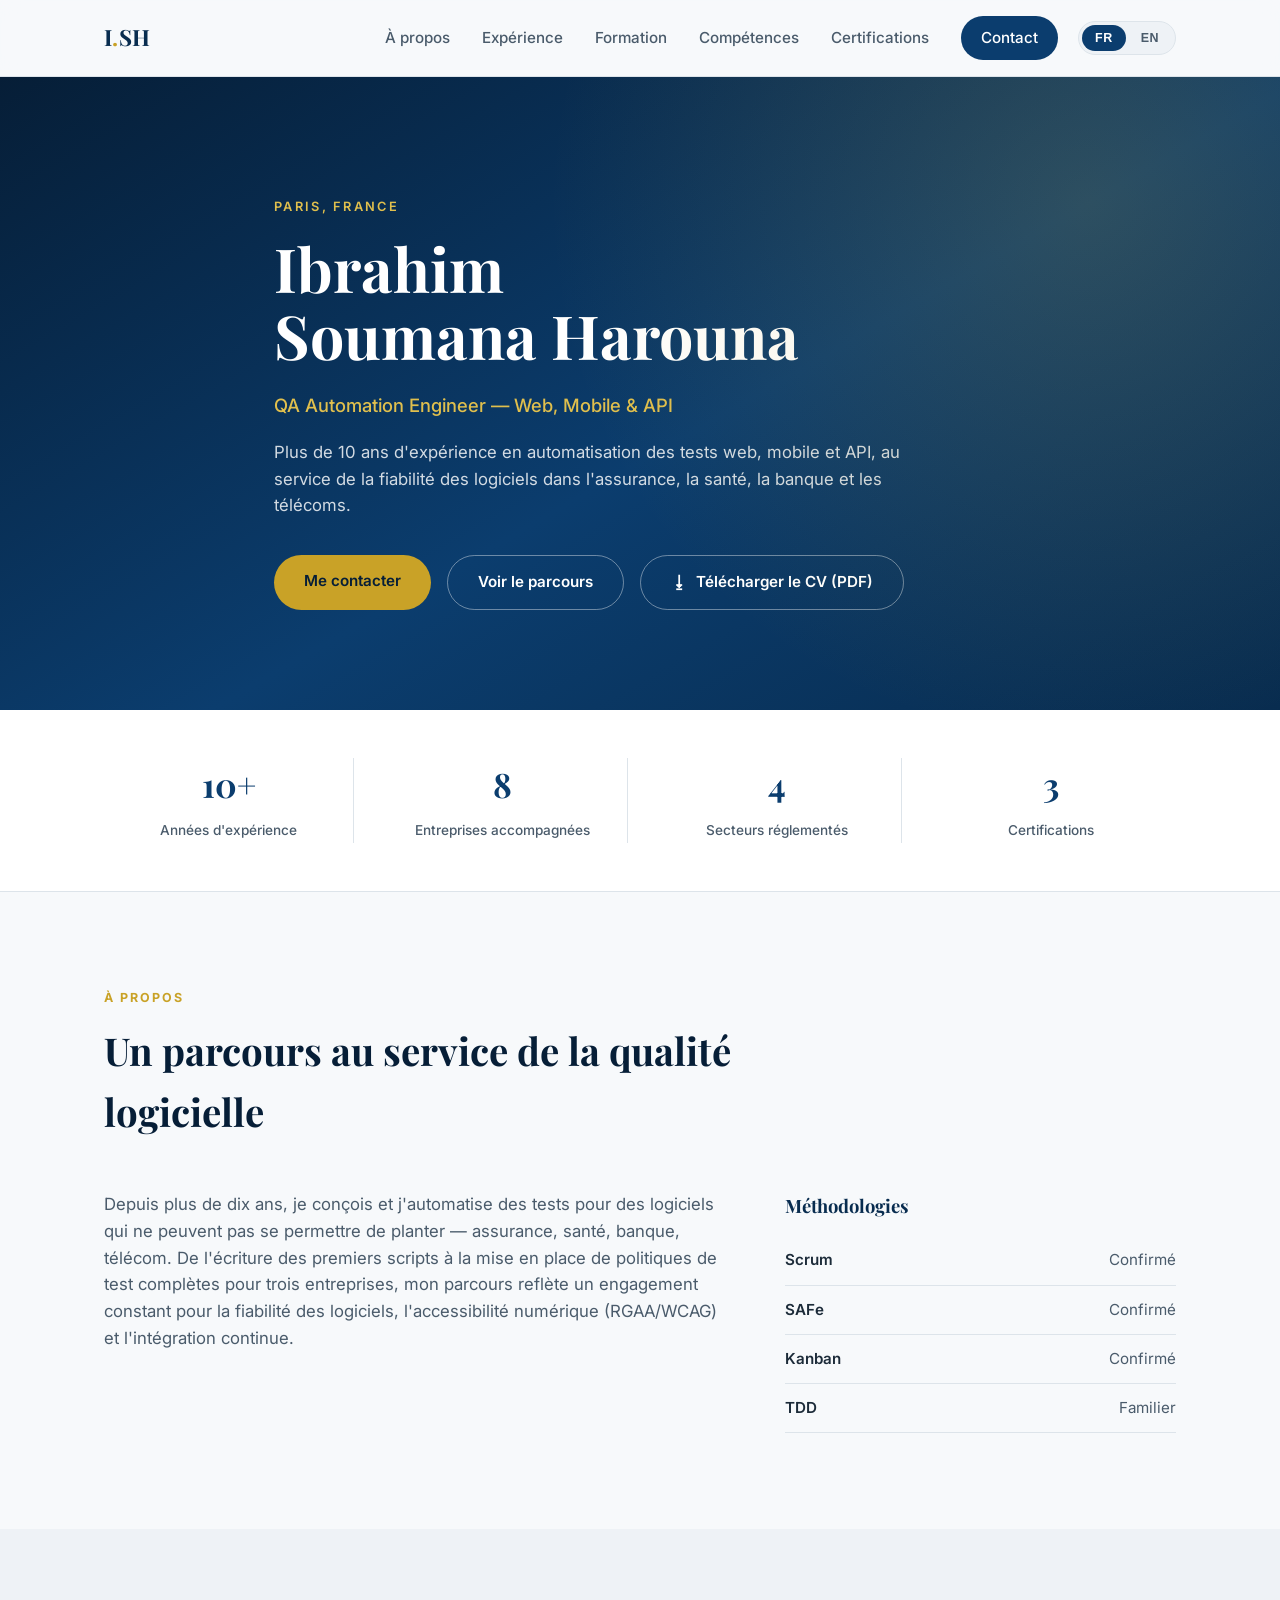
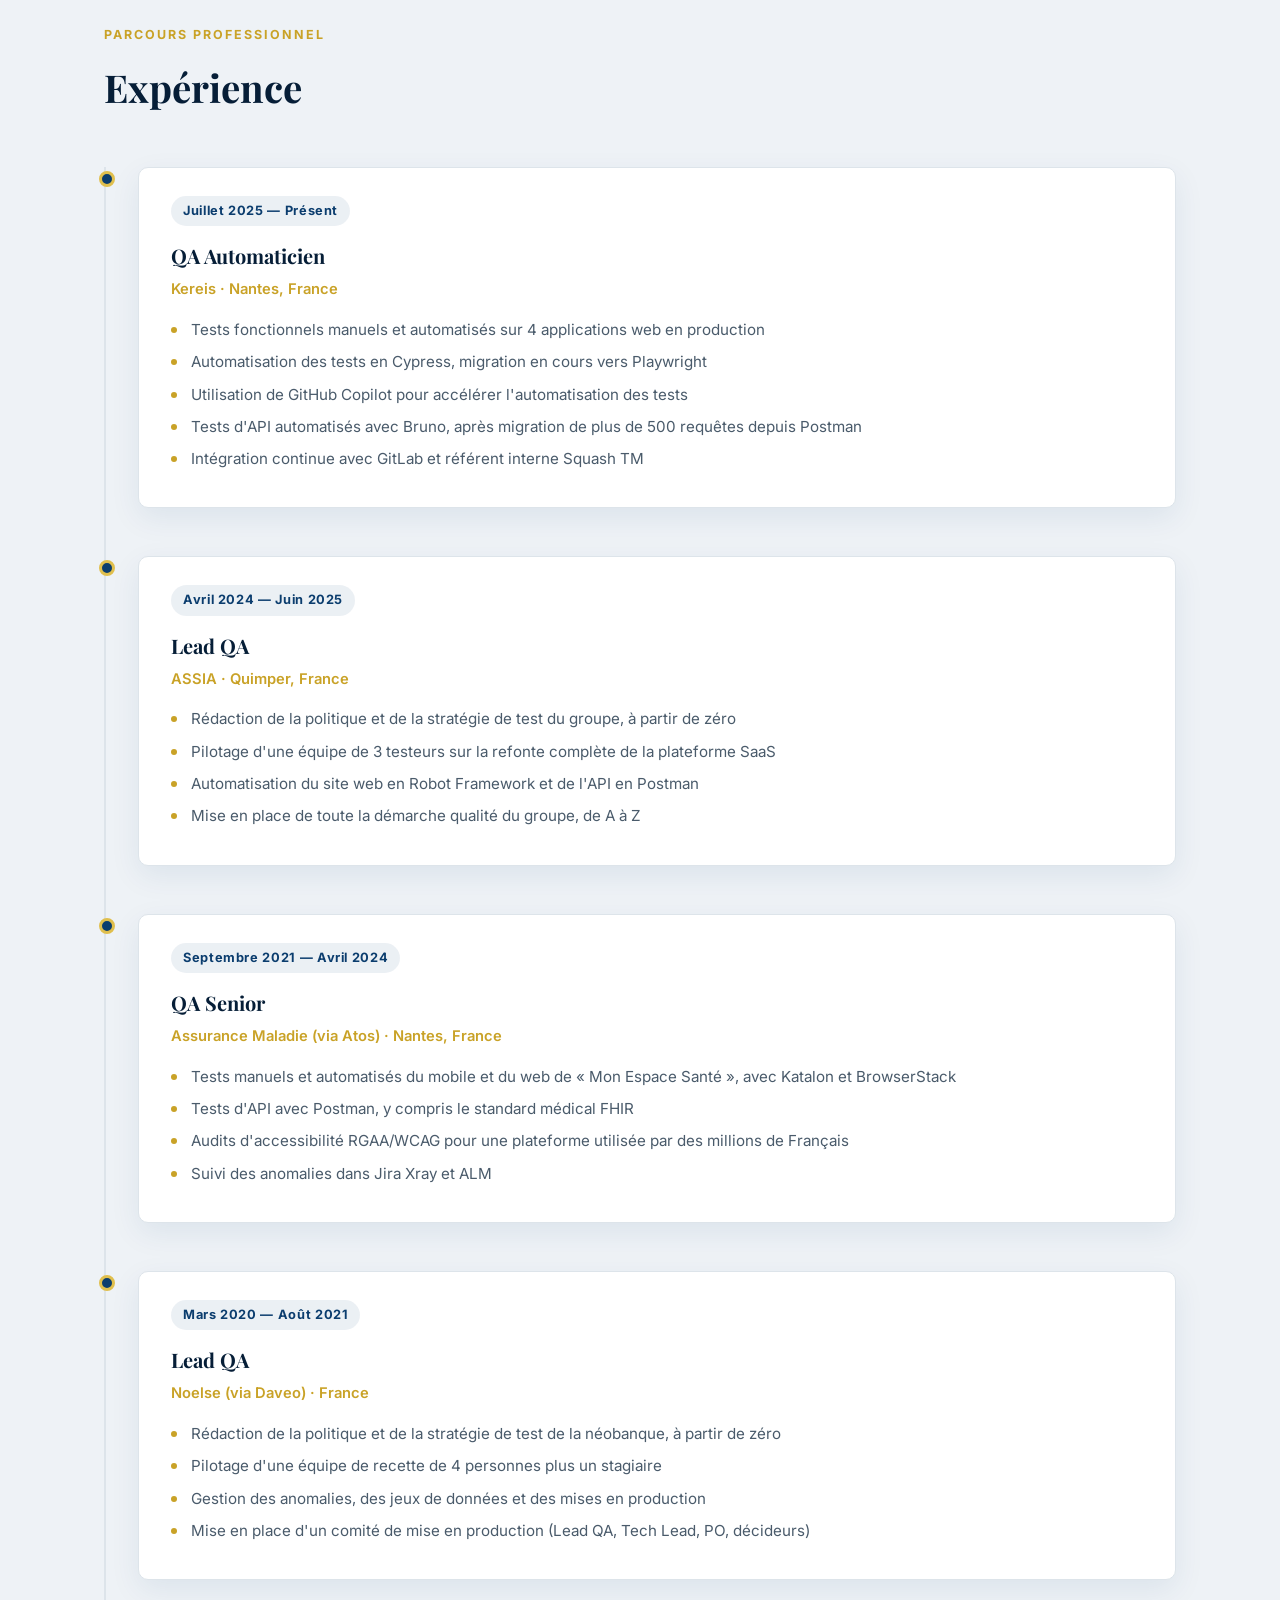
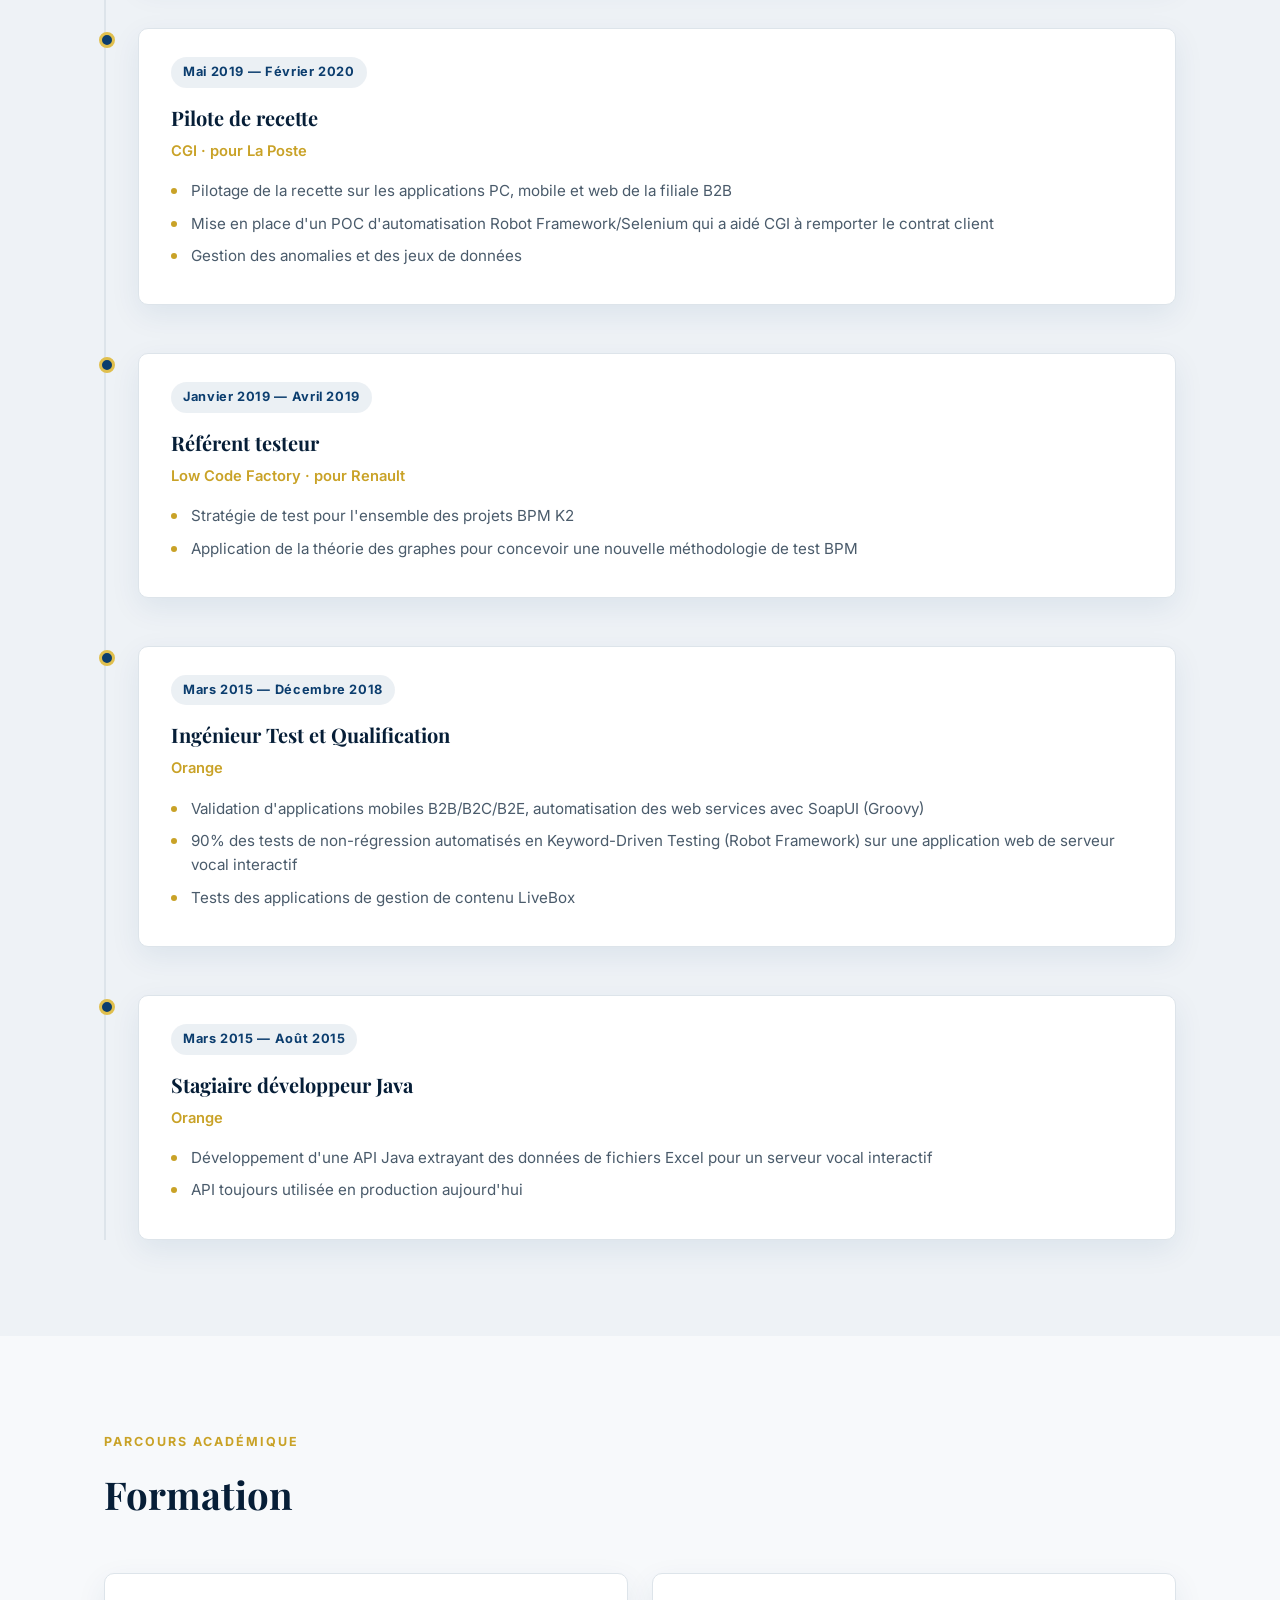
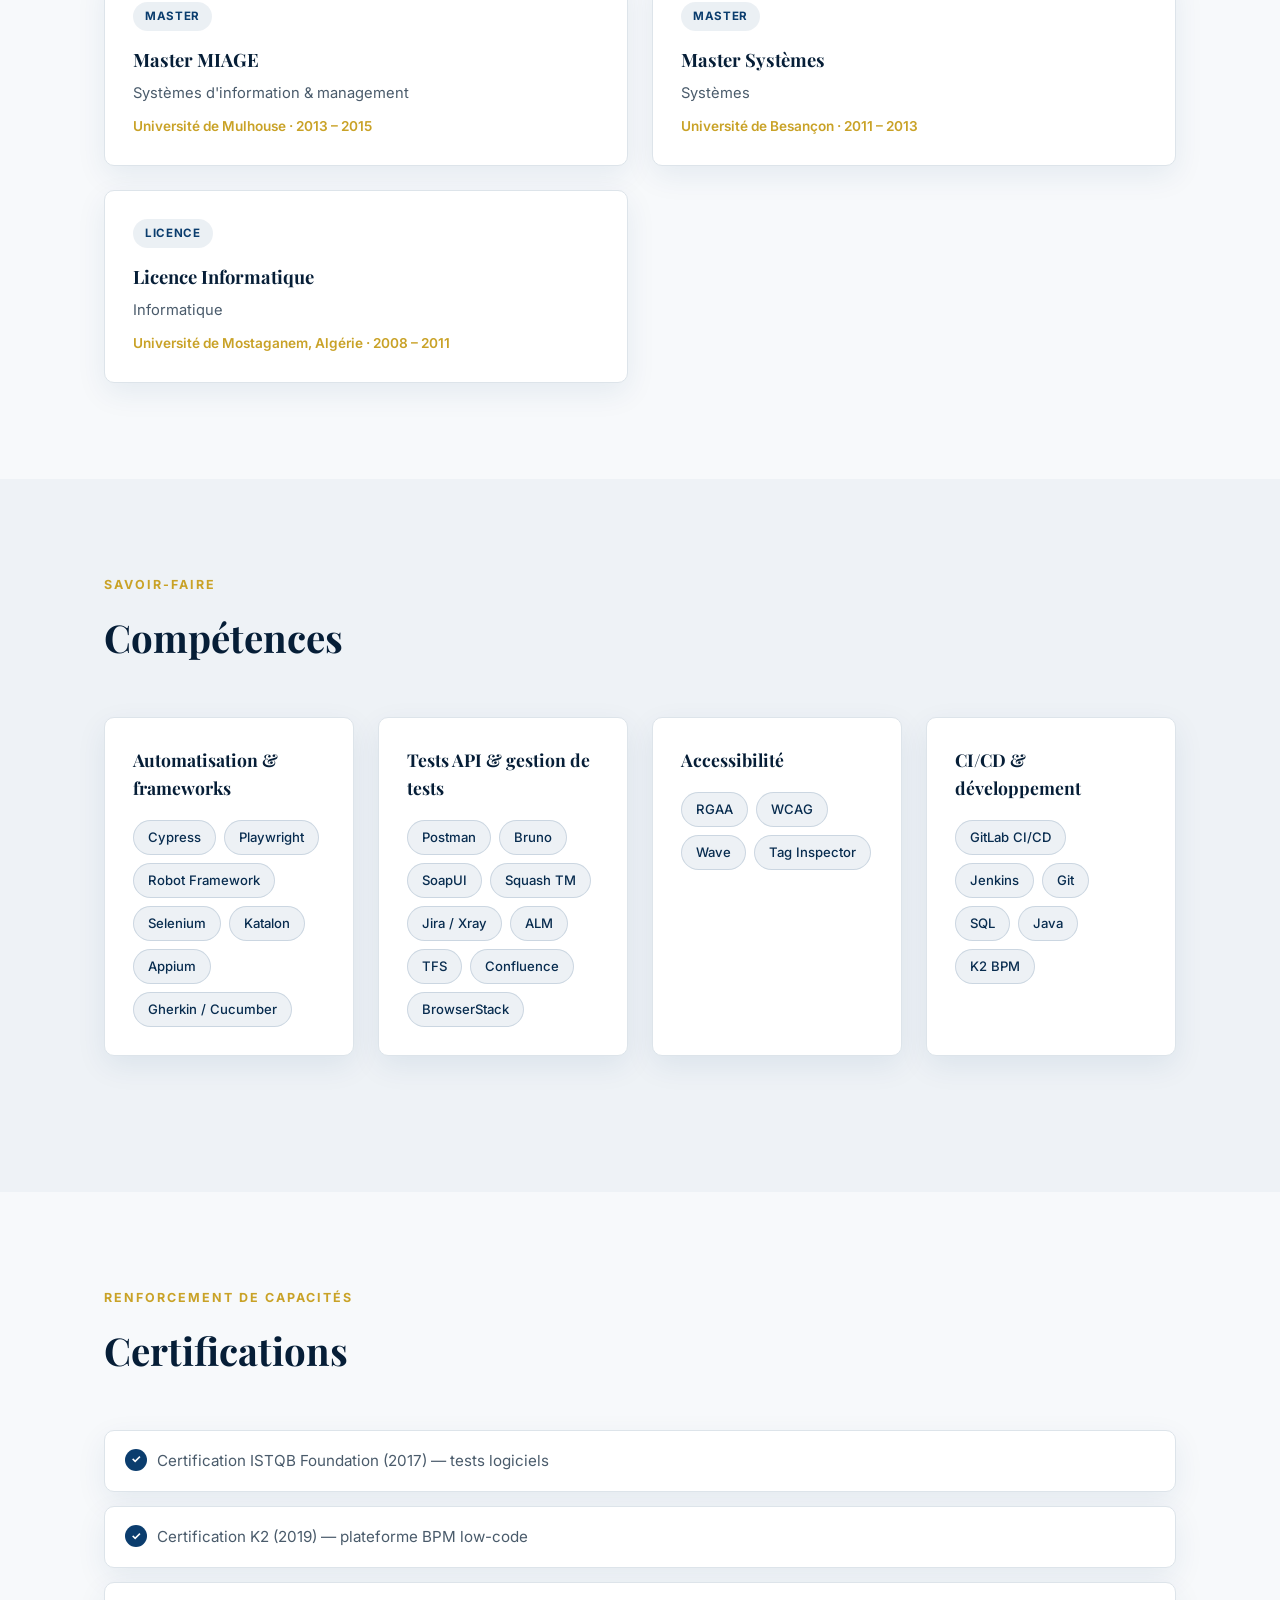
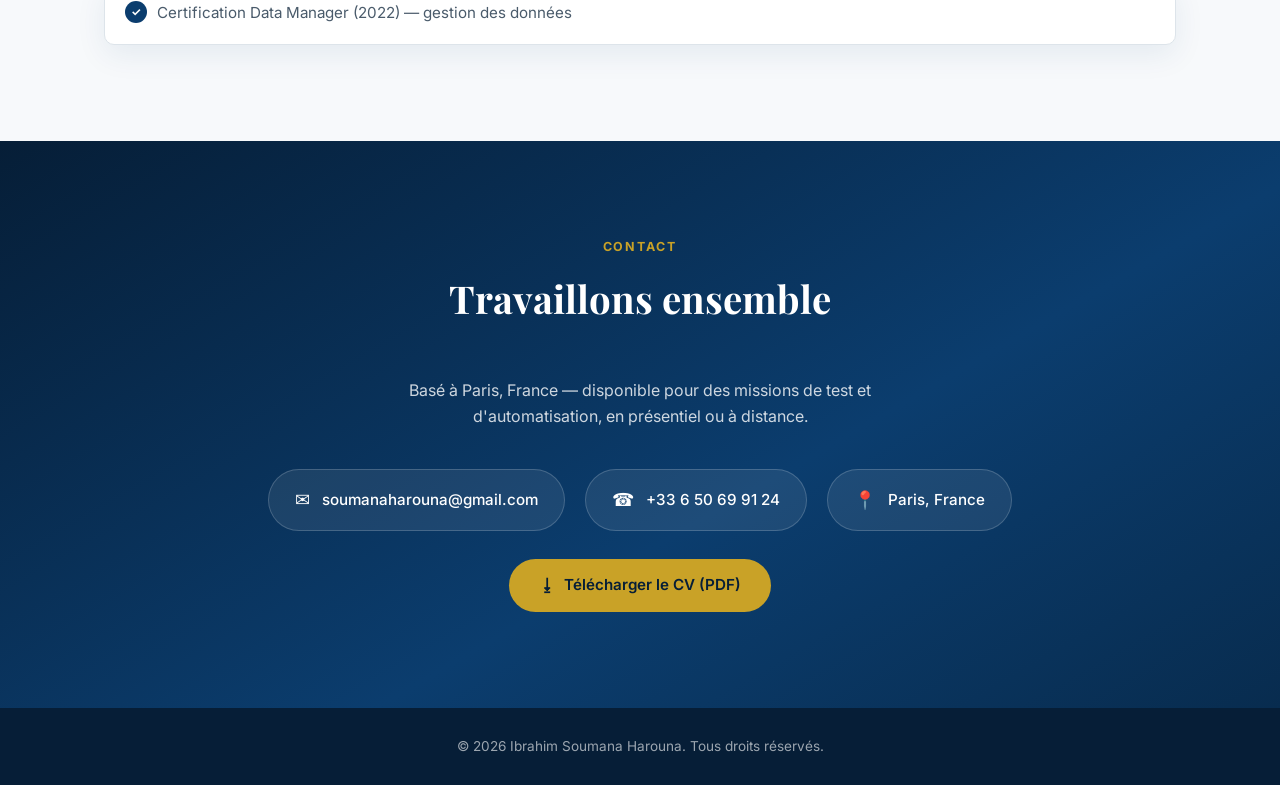
<file: index-ancien.html>
<!DOCTYPE html>
<html lang="fr">
<head>
<meta charset="UTF-8">
<meta name="viewport" content="width=device-width, initial-scale=1.0">
<title id="pageTitle">Ibrahim Soumana Harouna — Portfolio</title>
<meta name="description" id="pageDescription" content="Portfolio professionnel d'Ibrahim Soumana Harouna — QA Automation Engineer, spécialiste des tests web, mobile et API.">
<link rel="stylesheet" href="css/style.css">
<link rel="preconnect" href="https://fonts.googleapis.com">
<link href="https://fonts.googleapis.com/css2?family=Playfair+Display:wght@600;700&family=Inter:wght@400;500;600;700&display=swap" rel="stylesheet">
</head>
<body>

<header class="site-header" id="top">
  <div class="container header-inner">
    <a href="#top" class="logo">I<span>.</span>SH</a>
    <div class="header-right">
      <nav class="nav" id="nav">
        <a href="#about" id="navAbout">À propos</a>
        <a href="#experience" id="navExperience">Expérience</a>
        <a href="#education" id="navEducation">Formation</a>
        <a href="#skills" id="navSkills">Compétences</a>
        <a href="#certifications" id="navCertifications">Certifications</a>
        <a href="#contact" class="nav-cta" id="navContact">Contact</a>
      </nav>
      <div class="lang-switch" id="langSwitch" role="group" aria-label="Choix de la langue">
        <button type="button" data-lang="fr" id="langFr" class="lang-btn">FR</button>
        <button type="button" data-lang="en" id="langEn" class="lang-btn">EN</button>
      </div>
      <button class="nav-toggle" id="navToggle" aria-label="Ouvrir le menu" aria-expanded="false">
        <span></span><span></span><span></span>
      </button>
    </div>
  </div>
</header>

<main>

  <section class="hero">
    <div class="container hero-inner">
      <p class="eyebrow reveal" id="heroEyebrow">Paris, France</p>
      <h1 class="reveal"><span id="heroName1">Ibrahim</span><br><span id="heroName2">Soumana Harouna</span></h1>
      <p class="hero-role reveal" id="heroRole">QA Automation Engineer — Web, Mobile &amp; API</p>
      <p class="hero-desc reveal" id="heroDesc">Plus de 10 ans d'expérience en automatisation des tests web, mobile et API, au service de la fiabilité des logiciels dans l'assurance, la santé, la banque et les télécoms.</p>
      <div class="hero-actions reveal">
        <a href="#contact" class="btn btn-primary" id="heroCta1">Me contacter</a>
        <a href="#experience" class="btn btn-outline" id="heroCta2">Voir le parcours</a>
        <a href="cv/Ibrahim_Soumana_Harouna_CV.pdf" download class="btn btn-outline btn-download" id="heroCta3">
          <span class="download-icon" aria-hidden="true">⭳</span> Télécharger le CV (PDF)
        </a>
      </div>
    </div>
  </section>

  <section class="stats">
    <div class="container stats-grid" id="statsGrid"></div>
  </section>

  <section class="section" id="about">
    <div class="container">
      <p class="section-eyebrow reveal" id="aboutEyebrow">À propos</p>
      <h2 class="section-title reveal" id="aboutTitle">Un parcours au service de la qualité logicielle</h2>
      <div class="about-grid">
        <p class="about-text reveal" id="aboutText"></p>
        <div class="about-langs reveal">
          <h3 id="aboutLangsTitle">Méthodologies</h3>
          <ul class="lang-list" id="langList"></ul>
        </div>
      </div>
    </div>
  </section>

  <section class="section section-alt" id="experience">
    <div class="container">
      <p class="section-eyebrow reveal" id="expEyebrow">Parcours professionnel</p>
      <h2 class="section-title reveal" id="expTitle">Expérience</h2>
      <div class="timeline" id="timeline"></div>
    </div>
  </section>

  <section class="section" id="education">
    <div class="container">
      <p class="section-eyebrow reveal" id="eduEyebrow">Parcours académique</p>
      <h2 class="section-title reveal" id="eduTitle">Formation</h2>
      <div class="edu-grid" id="educationGrid"></div>
    </div>
  </section>

  <section class="section section-alt" id="skills">
    <div class="container">
      <p class="section-eyebrow reveal" id="skillsEyebrow">Savoir-faire</p>
      <h2 class="section-title reveal" id="skillsTitle">Compétences</h2>
      <div class="skills-grid" id="skillsGrid"></div>
    </div>
  </section>

  <section class="section" id="certifications">
    <div class="container">
      <p class="section-eyebrow reveal" id="certEyebrow">Renforcement de capacités</p>
      <h2 class="section-title reveal" id="certTitle">Certifications</h2>
      <ul class="cert-list" id="certList"></ul>
    </div>
  </section>

  <section class="section contact-section" id="contact">
    <div class="container contact-inner">
      <p class="section-eyebrow reveal" id="contactEyebrow">Contact</p>
      <h2 class="section-title reveal" id="contactTitle">Travaillons ensemble</h2>
      <p class="contact-text reveal" id="contactText">Basé à Paris, France — disponible pour des missions de test et d'automatisation, en présentiel ou à distance.</p>
      <div class="contact-cards reveal">
        <a class="contact-card" href="mailto:soumanaharouna@gmail.com">
          <span class="contact-icon">✉</span>
          <span>soumanaharouna@gmail.com</span>
        </a>
        <a class="contact-card" href="tel:+33650699124">
          <span class="contact-icon">☎</span>
          <span>+33 6 50 69 91 24</span>
        </a>
        <span class="contact-card contact-card-static">
          <span class="contact-icon">📍</span>
          <span>Paris, France</span>
        </span>
      </div>
      <a href="cv/Ibrahim_Soumana_Harouna_CV.pdf" download class="btn btn-primary contact-download" id="contactCtaDownload">
        <span class="download-icon" aria-hidden="true">⭳</span> Télécharger le CV (PDF)
      </a>
    </div>
  </section>

</main>

<footer class="site-footer">
  <div class="container">
    <p><span id="footerCopy">&copy;</span> <span id="year"></span> Ibrahim Soumana Harouna. <span id="footerRights">Tous droits réservés.</span></p>
  </div>
</footer>

<script src="js/translations.js"></script>
<script src="js/script.js"></script>
</body>
</html>
</file>
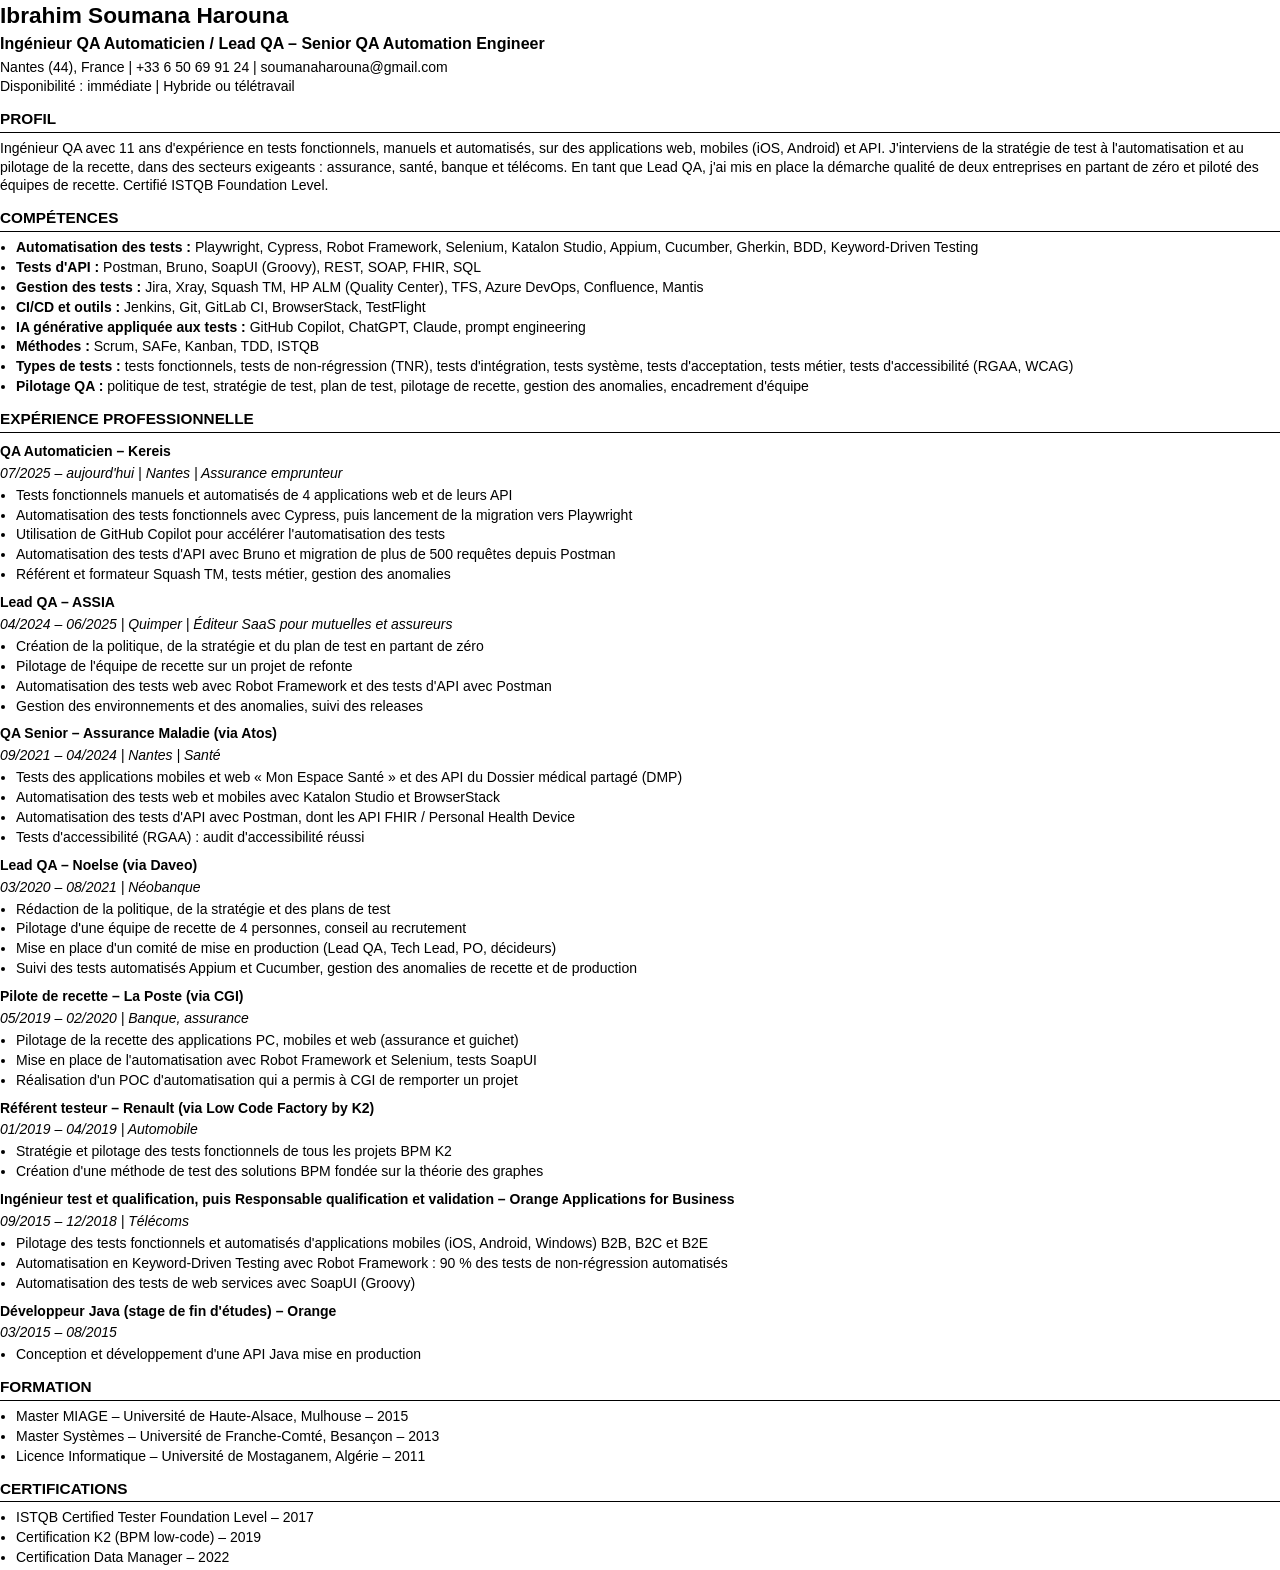
<file: cv/source-cv-ats.html>
<!DOCTYPE html>
<html lang="fr">
<head>
<meta charset="UTF-8">
<title>Ibrahim Soumana Harouna - CV - QA Automaticien Lead QA</title>
<style>
@page{size:A4;margin:15mm 17mm}
*{margin:0;padding:0;box-sizing:border-box}
body{font-family:Arial,Helvetica,sans-serif;font-size:10.5pt;line-height:1.35;color:#000}
h1{font-size:17pt;font-weight:700}
.title{font-size:12pt;font-weight:700;margin-top:2px}
.contact{margin-top:4px}
h2{font-size:11.5pt;font-weight:700;text-transform:uppercase;border-bottom:1px solid #000;padding-bottom:2px;margin:13px 0 6px}
h3{font-size:10.5pt;font-weight:700;margin-top:9px}
.meta{font-style:italic}
p{margin:3px 0}
ul{padding-left:16px;margin:3px 0}
li{margin:1px 0}
.job{break-inside:avoid}
</style>
</head>
<body>

<h1>Ibrahim Soumana Harouna</h1>
<p class="title">Ingénieur QA Automaticien / Lead QA – Senior QA Automation Engineer</p>
<p class="contact">Nantes (44), France | +33 6 50 69 91 24 | soumanaharouna@gmail.com<br>
Disponibilité : immédiate | Hybride ou télétravail</p>

<h2>Profil</h2>
<p>Ingénieur QA avec 11 ans d'expérience en tests fonctionnels, manuels et automatisés, sur des applications web, mobiles (iOS, Android) et API. J'interviens de la stratégie de test à l'automatisation et au pilotage de la recette, dans des secteurs exigeants : assurance, santé, banque et télécoms. En tant que Lead QA, j'ai mis en place la démarche qualité de deux entreprises en partant de zéro et piloté des équipes de recette. Certifié ISTQB Foundation Level.</p>

<h2>Compétences</h2>
<ul>
<li><b>Automatisation des tests :</b> Playwright, Cypress, Robot Framework, Selenium, Katalon Studio, Appium, Cucumber, Gherkin, BDD, Keyword-Driven Testing</li>
<li><b>Tests d'API :</b> Postman, Bruno, SoapUI (Groovy), REST, SOAP, FHIR, SQL</li>
<li><b>Gestion des tests :</b> Jira, Xray, Squash TM, HP ALM (Quality Center), TFS, Azure DevOps, Confluence, Mantis</li>
<li><b>CI/CD et outils :</b> Jenkins, Git, GitLab CI, BrowserStack, TestFlight</li>
<li><b>IA générative appliquée aux tests :</b> GitHub Copilot, ChatGPT, Claude, prompt engineering</li>
<li><b>Méthodes :</b> Scrum, SAFe, Kanban, TDD, ISTQB</li>
<li><b>Types de tests :</b> tests fonctionnels, tests de non-régression (TNR), tests d'intégration, tests système, tests d'acceptation, tests métier, tests d'accessibilité (RGAA, WCAG)</li>
<li><b>Pilotage QA :</b> politique de test, stratégie de test, plan de test, pilotage de recette, gestion des anomalies, encadrement d'équipe</li>
</ul>

<h2>Expérience professionnelle</h2>

<div class="job">
<h3>QA Automaticien – Kereis</h3>
<p class="meta">07/2025 – aujourd'hui | Nantes | Assurance emprunteur</p>
<ul>
<li>Tests fonctionnels manuels et automatisés de 4 applications web et de leurs API</li>
<li>Automatisation des tests fonctionnels avec Cypress, puis lancement de la migration vers Playwright</li>
<li>Utilisation de GitHub Copilot pour accélérer l'automatisation des tests</li>
<li>Automatisation des tests d'API avec Bruno et migration de plus de 500 requêtes depuis Postman</li>
<li>Référent et formateur Squash TM, tests métier, gestion des anomalies</li>
</ul>
</div>

<div class="job">
<h3>Lead QA – ASSIA</h3>
<p class="meta">04/2024 – 06/2025 | Quimper | Éditeur SaaS pour mutuelles et assureurs</p>
<ul>
<li>Création de la politique, de la stratégie et du plan de test en partant de zéro</li>
<li>Pilotage de l'équipe de recette sur un projet de refonte</li>
<li>Automatisation des tests web avec Robot Framework et des tests d'API avec Postman</li>
<li>Gestion des environnements et des anomalies, suivi des releases</li>
</ul>
</div>

<div class="job">
<h3>QA Senior – Assurance Maladie (via Atos)</h3>
<p class="meta">09/2021 – 04/2024 | Nantes | Santé</p>
<ul>
<li>Tests des applications mobiles et web « Mon Espace Santé » et des API du Dossier médical partagé (DMP)</li>
<li>Automatisation des tests web et mobiles avec Katalon Studio et BrowserStack</li>
<li>Automatisation des tests d'API avec Postman, dont les API FHIR / Personal Health Device</li>
<li>Tests d'accessibilité (RGAA) : audit d'accessibilité réussi</li>
</ul>
</div>

<div class="job">
<h3>Lead QA – Noelse (via Daveo)</h3>
<p class="meta">03/2020 – 08/2021 | Néobanque</p>
<ul>
<li>Rédaction de la politique, de la stratégie et des plans de test</li>
<li>Pilotage d'une équipe de recette de 4 personnes, conseil au recrutement</li>
<li>Mise en place d'un comité de mise en production (Lead QA, Tech Lead, PO, décideurs)</li>
<li>Suivi des tests automatisés Appium et Cucumber, gestion des anomalies de recette et de production</li>
</ul>
</div>

<div class="job">
<h3>Pilote de recette – La Poste (via CGI)</h3>
<p class="meta">05/2019 – 02/2020 | Banque, assurance</p>
<ul>
<li>Pilotage de la recette des applications PC, mobiles et web (assurance et guichet)</li>
<li>Mise en place de l'automatisation avec Robot Framework et Selenium, tests SoapUI</li>
<li>Réalisation d'un POC d'automatisation qui a permis à CGI de remporter un projet</li>
</ul>
</div>

<div class="job">
<h3>Référent testeur – Renault (via Low Code Factory by K2)</h3>
<p class="meta">01/2019 – 04/2019 | Automobile</p>
<ul>
<li>Stratégie et pilotage des tests fonctionnels de tous les projets BPM K2</li>
<li>Création d'une méthode de test des solutions BPM fondée sur la théorie des graphes</li>
</ul>
</div>

<div class="job">
<h3>Ingénieur test et qualification, puis Responsable qualification et validation – Orange Applications for Business</h3>
<p class="meta">09/2015 – 12/2018 | Télécoms</p>
<ul>
<li>Pilotage des tests fonctionnels et automatisés d'applications mobiles (iOS, Android, Windows) B2B, B2C et B2E</li>
<li>Automatisation en Keyword-Driven Testing avec Robot Framework : 90 % des tests de non-régression automatisés</li>
<li>Automatisation des tests de web services avec SoapUI (Groovy)</li>
</ul>
</div>

<div class="job">
<h3>Développeur Java (stage de fin d'études) – Orange</h3>
<p class="meta">03/2015 – 08/2015</p>
<ul>
<li>Conception et développement d'une API Java mise en production</li>
</ul>
</div>

<h2>Formation</h2>
<ul>
<li>Master MIAGE – Université de Haute-Alsace, Mulhouse – 2015</li>
<li>Master Systèmes – Université de Franche-Comté, Besançon – 2013</li>
<li>Licence Informatique – Université de Mostaganem, Algérie – 2011</li>
</ul>

<h2>Certifications</h2>
<ul>
<li>ISTQB Certified Tester Foundation Level – 2017</li>
<li>Certification K2 (BPM low-code) – 2019</li>
<li>Certification Data Manager – 2022</li>
</ul>

</body>
</html>
</file>
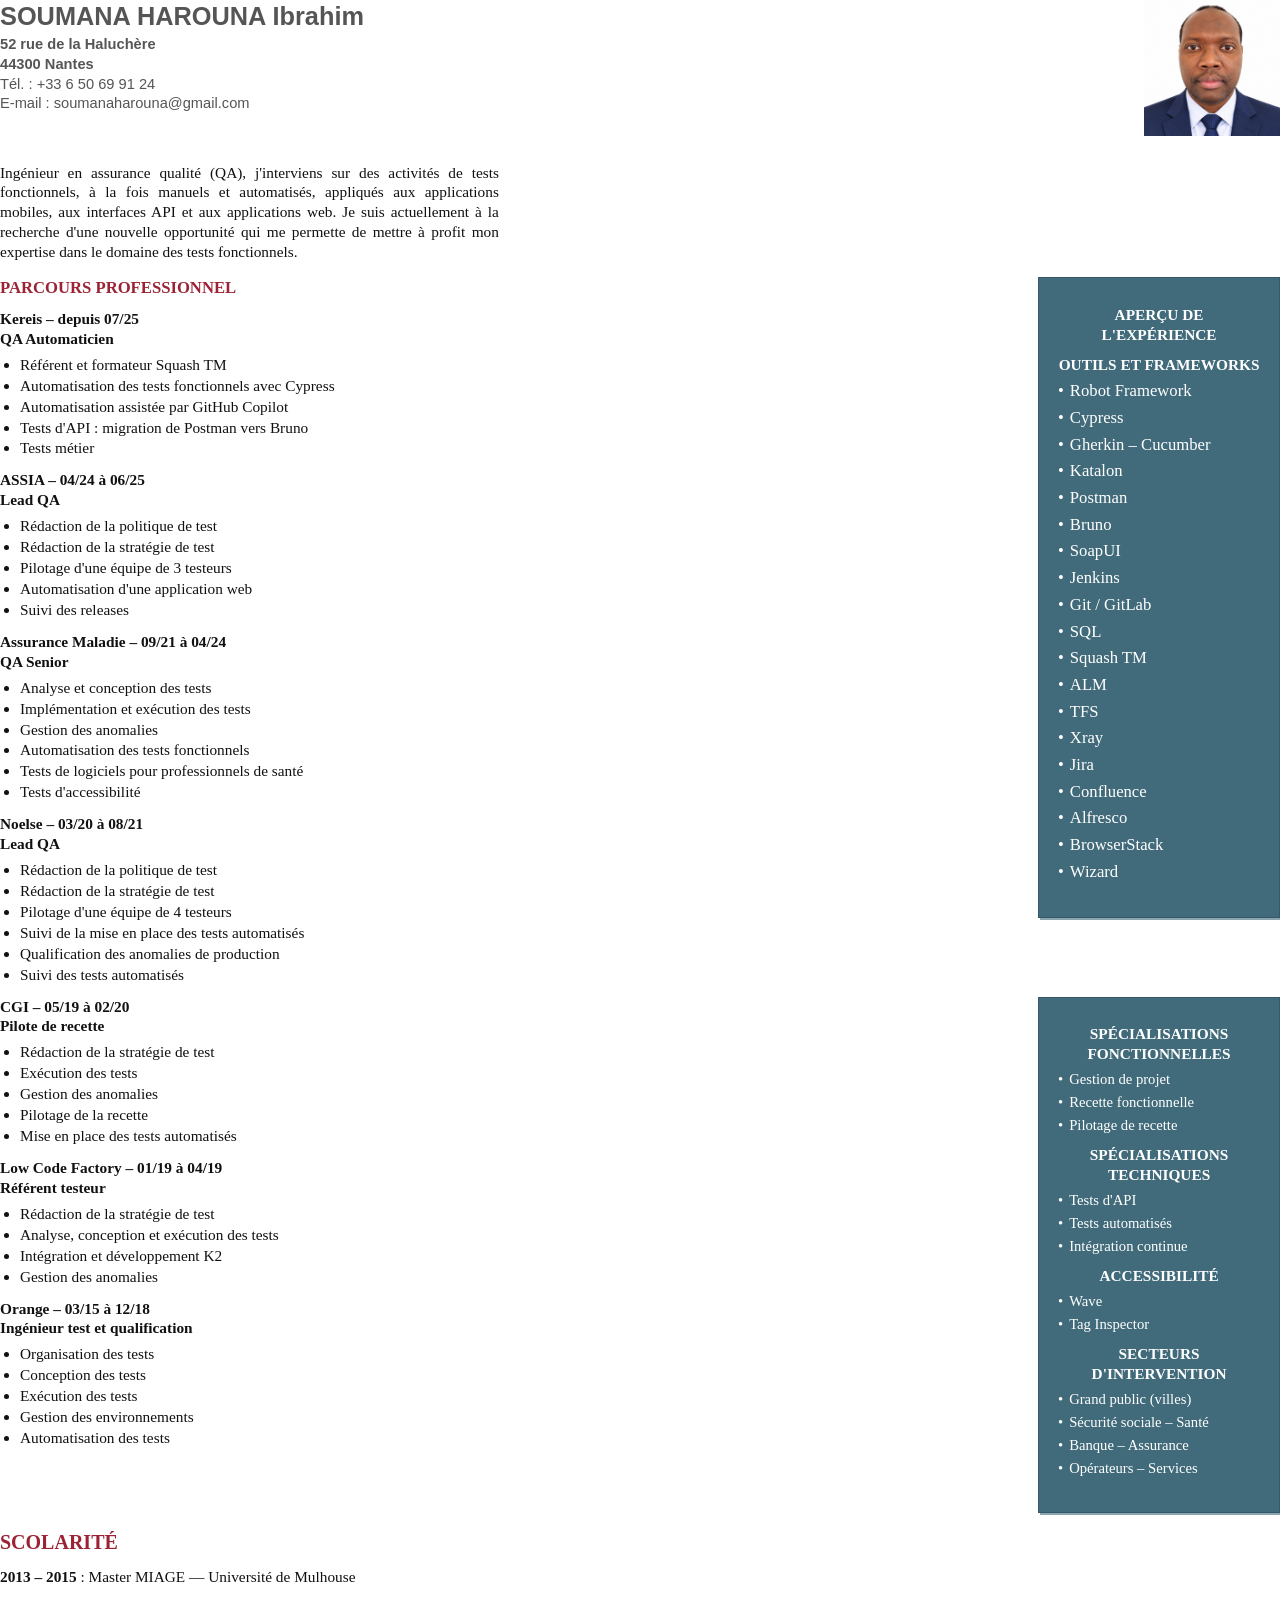
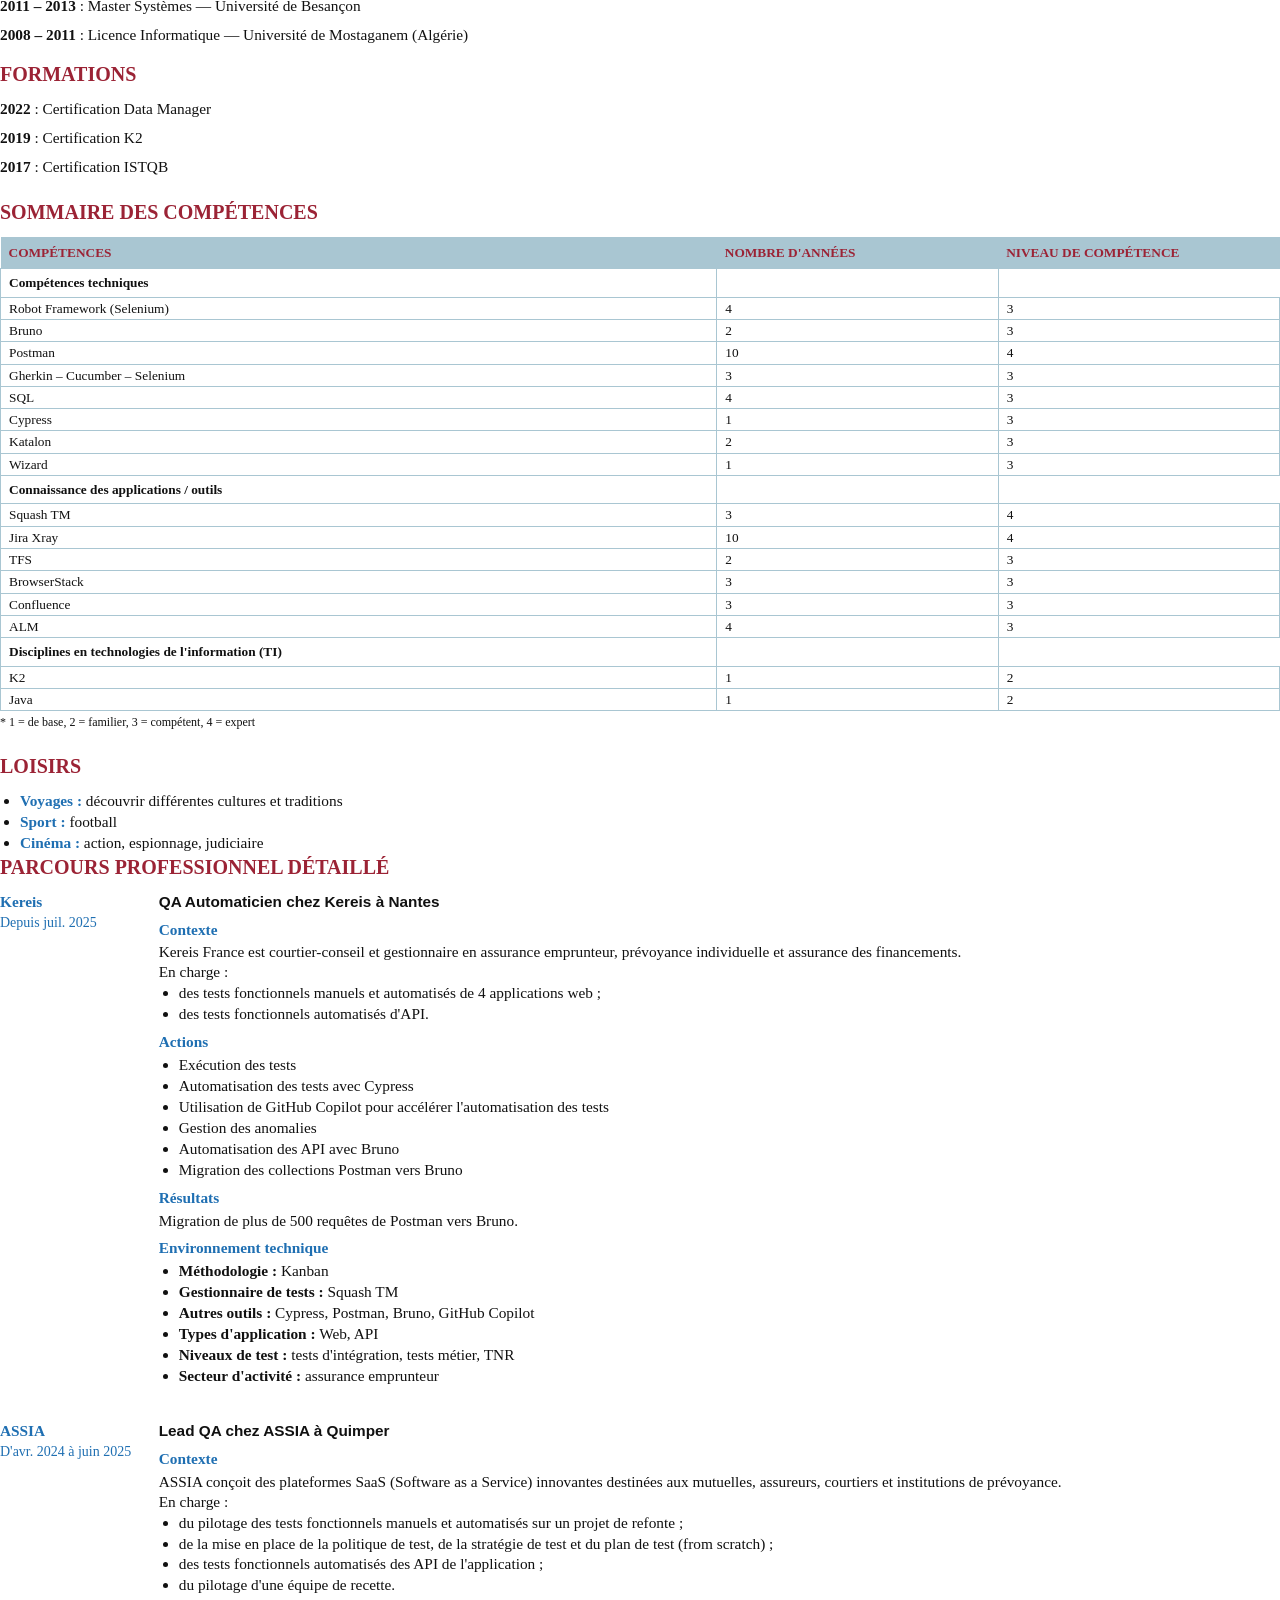
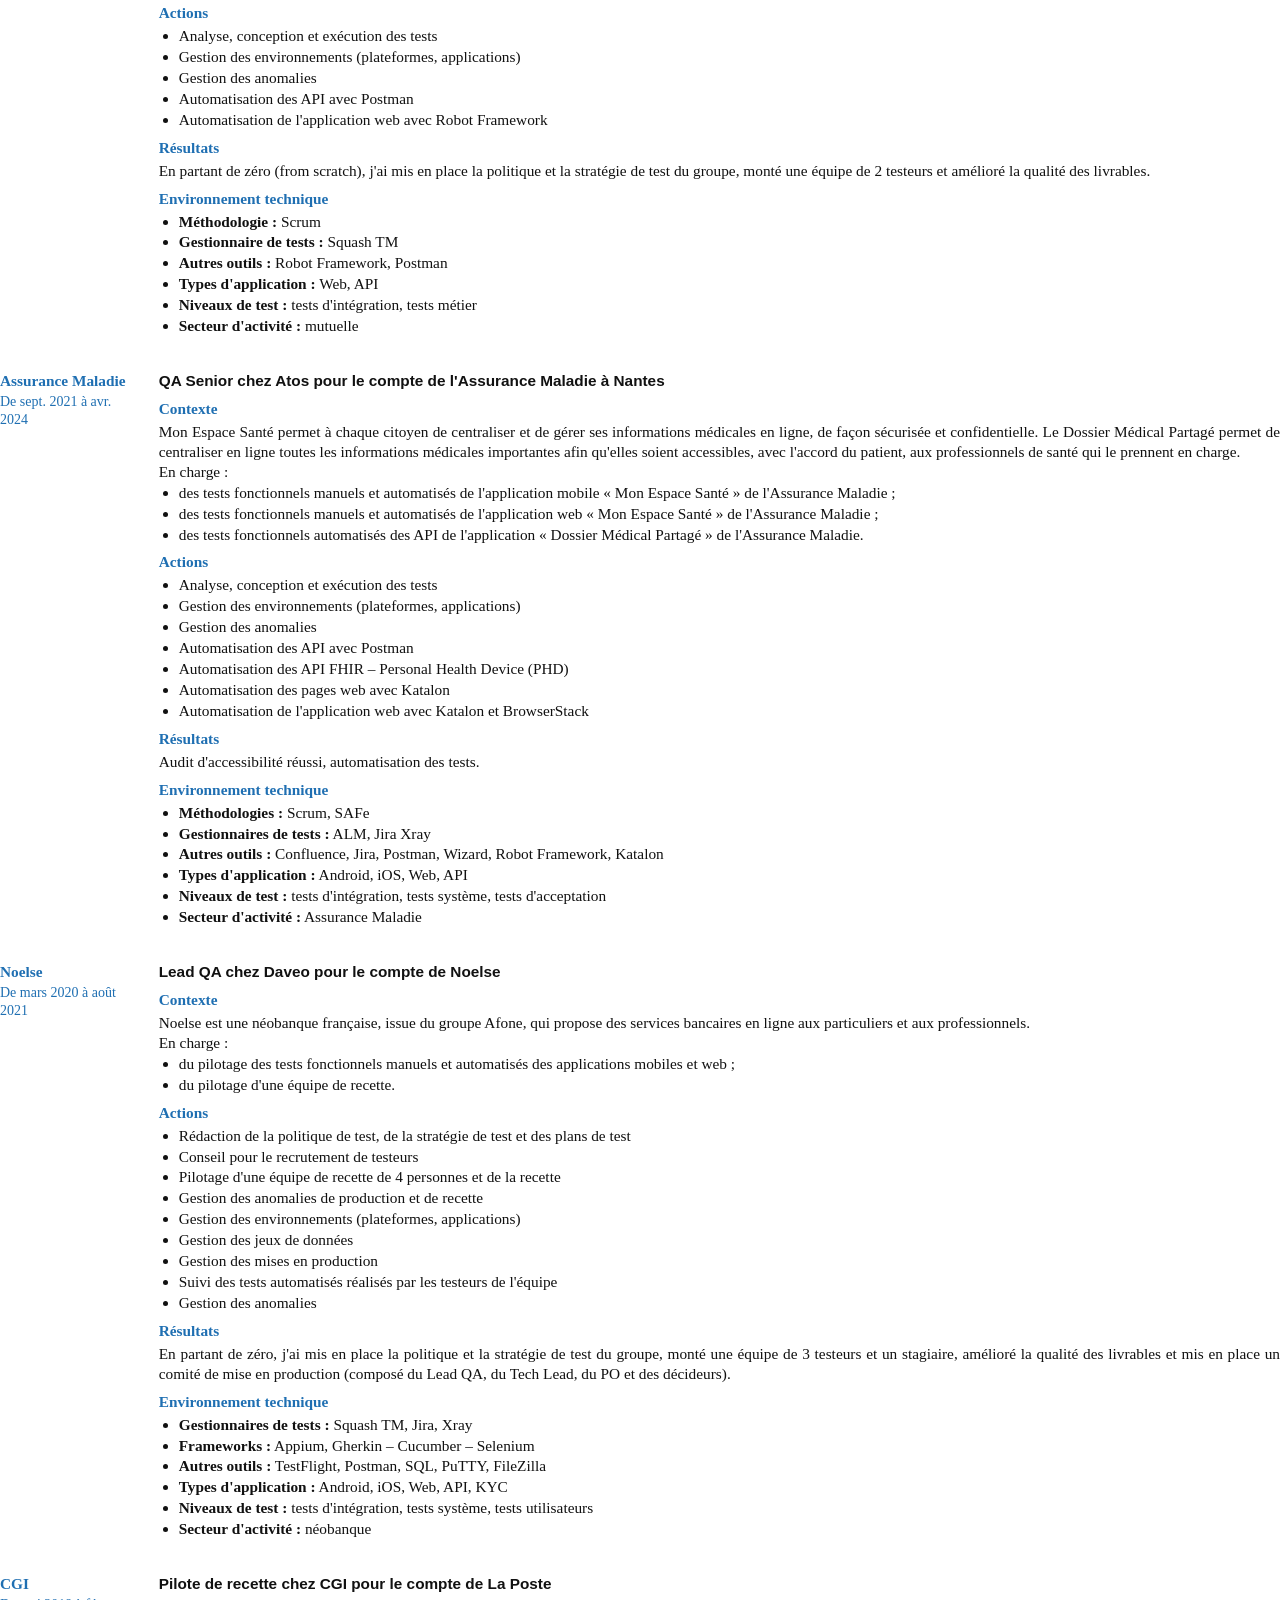
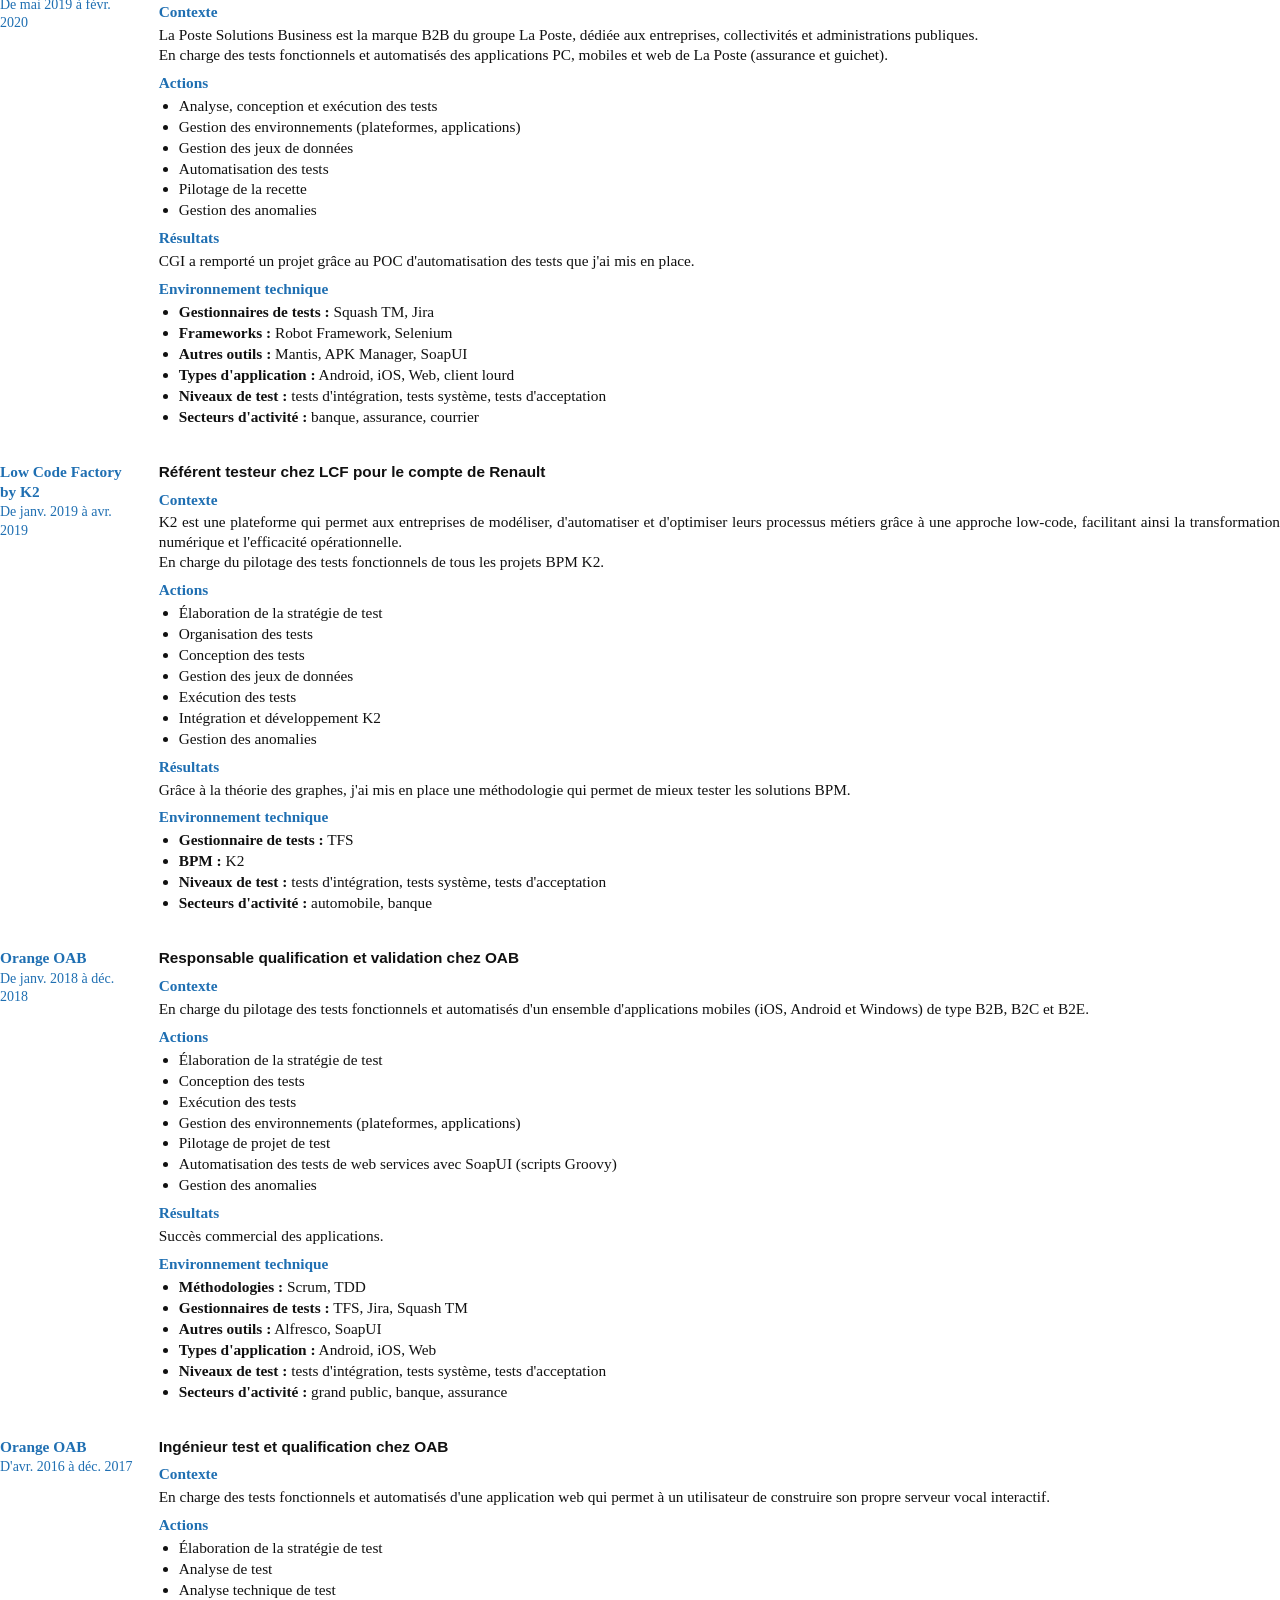
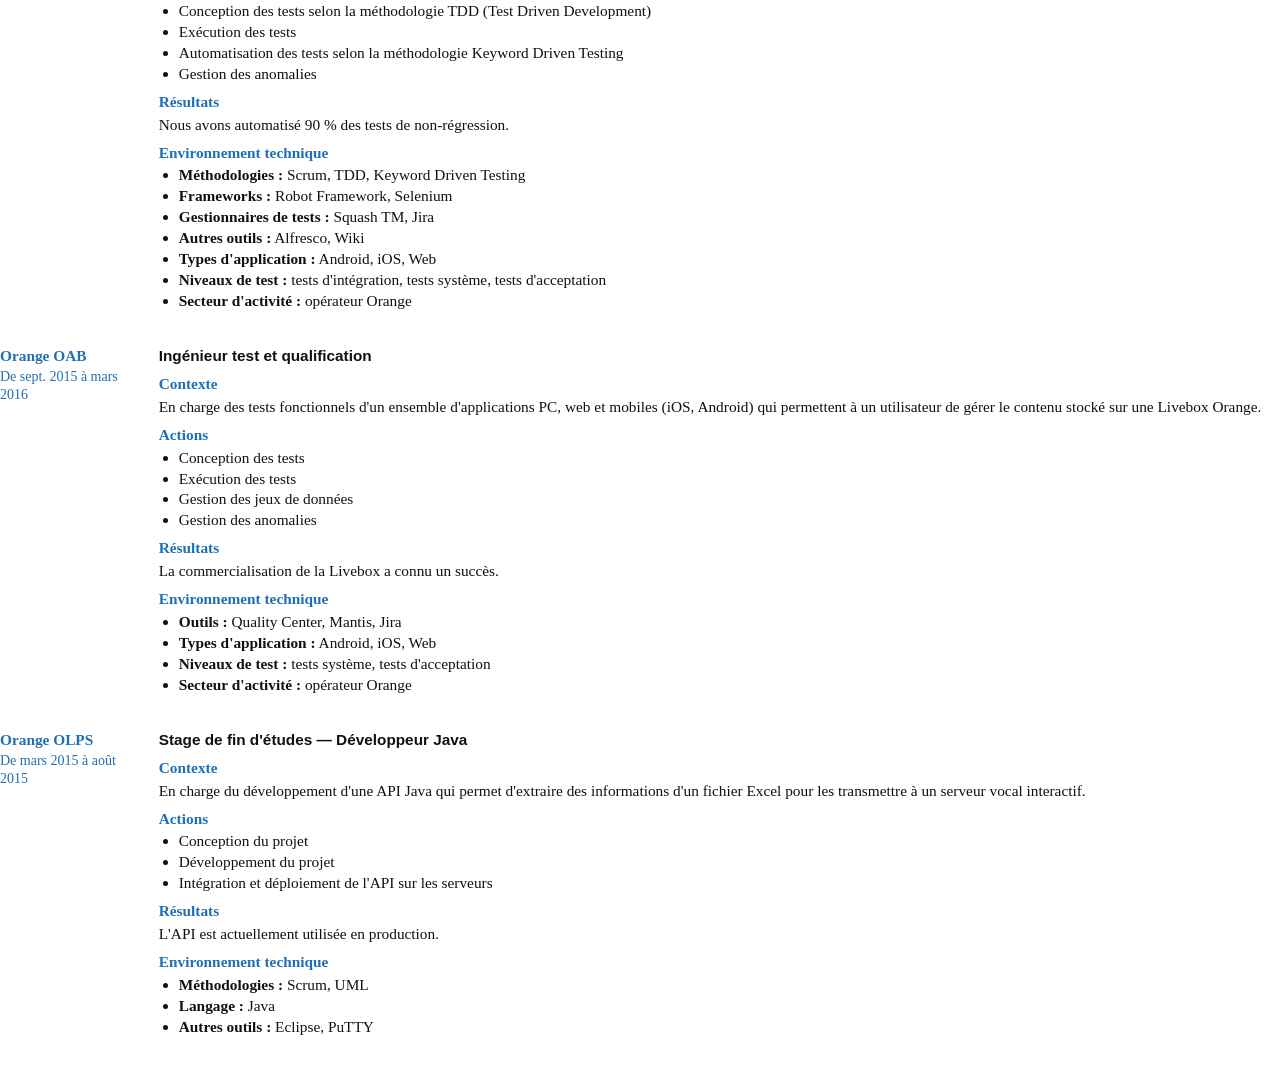
<file: cv/source-cv.html>
<!DOCTYPE html>
<html lang="fr">
<head>
<meta charset="UTF-8">
<title>CV — Ibrahim Soumana Harouna</title>
<style>
:root{--teal:#416b7b;--teal-d:#35596a;--wine:#9b2335;--blue:#1f6fb2;--ink:#111;--gray:#555;--line:#a9c6d2}
*{box-sizing:border-box;margin:0;padding:0;-webkit-print-color-adjust:exact;print-color-adjust:exact}
@page{size:A4;margin:16mm 16mm 16mm 18mm;
  @bottom-right{content:"Page " counter(page) " | " counter(pages);font:9pt Arial,sans-serif;color:#888}}
body{font-family:"Times New Roman",Times,serif;font-size:11.5pt;line-height:1.3;color:var(--ink)}
.pb{break-before:page}
.avoid{break-inside:avoid}
ul{padding-left:20px}
li{margin:1px 0}

/* ---------- En-tête ---------- */
.head{display:grid;grid-template-columns:1fr 36mm;gap:10mm;align-items:start}
.head h1{font-family:Arial,sans-serif;font-size:19pt;color:var(--gray);font-weight:700}
.head .addr{font-family:Arial,sans-serif;font-size:11pt;color:var(--gray);margin-top:2px;line-height:1.35}
.head .addr b{font-weight:700}
.head img{width:36mm;height:36mm;object-fit:cover;object-position:50% 25%;display:block}
.intro{margin:7mm 0 4mm;text-align:justify;max-width:132mm}

/* ---------- Colonnes avec barre latérale ---------- */
.cols{display:grid;grid-template-columns:1fr 64mm;gap:8mm;align-items:start}
.side{background:var(--teal);color:#fff;padding:7mm 5mm 8mm;border:1px solid var(--teal-d);box-shadow:2px 2px 0 #8aa5b0}
.side h3{font-weight:700;font-size:11.5pt;text-transform:uppercase;margin:10px 0 6px;text-align:center}
.side h3:first-child{margin-top:0}
.side ul{list-style:none;padding:0}
.side li{margin:4px 0;font-size:11pt}
.side li:before{content:"•";margin-right:6px}
.side.big li{font-size:12.5pt;margin:5px 0}

h2{color:var(--wine);font-size:12.5pt;text-transform:uppercase;font-weight:700;margin:0 0 10px}
.job{margin:0 0 12px}
.job b{display:block}
.job ul{margin-top:6px}

/* ---------- Page 3 ---------- */
h2.big{font-size:15pt;margin:16px 0 12px}
.edu p{margin:0 0 9px}
table{width:100%;border-collapse:collapse;font-size:10pt;margin-top:4px}
th{background:var(--line);color:var(--wine);text-align:left;padding:7px 8px;font-weight:700;text-transform:uppercase;font-size:10pt;vertical-align:bottom}
td{border:1px solid var(--line);padding:2px 8px}
tr.grp td{font-weight:700;padding:5px 8px;border-right:0}
td.n{width:22%}
.note{font-size:9pt;margin-top:4px}
.loisirs li b{color:var(--blue)}

/* ---------- Parcours détaillé ---------- */
.mis{display:grid;grid-template-columns:36mm 1fr;gap:6mm;margin-bottom:9mm;break-inside:avoid}
.mis .left .co{font-weight:700;color:var(--blue)}
.mis .left .dt{color:var(--blue);font-size:10.5pt;margin-top:2px}
.mis .left .co.plain{color:var(--ink);font-weight:400}
.mis h4{font-family:Arial,sans-serif;font-size:11.5pt;margin-bottom:8px}
.mis h5{color:var(--blue);font-size:11.5pt;margin:8px 0 3px}
.mis p{text-align:justify}
.mis dl li b{font-weight:700}
</style>
</head>
<body>

<!-- ======================= PAGE 1 ======================= -->
<header class="head">
  <div>
    <h1>SOUMANA HAROUNA Ibrahim</h1>
    <p class="addr"><b>52 rue de la Haluchère<br>44300 Nantes</b><br>Tél. : +33 6 50 69 91 24<br>E-mail : soumanaharouna@gmail.com</p>
  </div>
  <img src="../img/photo-ibrahim.jpg" alt="Photo d'Ibrahim Soumana Harouna">
</header>

<p class="intro">Ingénieur en assurance qualité (QA), j'interviens sur des activités de tests fonctionnels, à la fois manuels et automatisés, appliqués aux applications mobiles, aux interfaces API et aux applications web. Je suis actuellement à la recherche d'une nouvelle opportunité qui me permette de mettre à profit mon expertise dans le domaine des tests fonctionnels.</p>

<div class="cols">
  <div>
    <h2>Parcours professionnel</h2>
    <div class="job"><b>Kereis – depuis 07/25</b><b>QA Automaticien</b>
      <ul><li>Référent et formateur Squash TM</li><li>Automatisation des tests fonctionnels avec Cypress</li><li>Automatisation assistée par GitHub Copilot</li><li>Tests d'API : migration de Postman vers Bruno</li><li>Tests métier</li></ul></div>
    <div class="job"><b>ASSIA – 04/24 à 06/25</b><b>Lead QA</b>
      <ul><li>Rédaction de la politique de test</li><li>Rédaction de la stratégie de test</li><li>Pilotage d'une équipe de 3 testeurs</li><li>Automatisation d'une application web</li><li>Suivi des releases</li></ul></div>
    <div class="job"><b>Assurance Maladie – 09/21 à 04/24</b><b>QA Senior</b>
      <ul><li>Analyse et conception des tests</li><li>Implémentation et exécution des tests</li><li>Gestion des anomalies</li><li>Automatisation des tests fonctionnels</li><li>Tests de logiciels pour professionnels de santé</li><li>Tests d'accessibilité</li></ul></div>
    <div class="job"><b>Noelse – 03/20 à 08/21</b><b>Lead QA</b>
      <ul><li>Rédaction de la politique de test</li><li>Rédaction de la stratégie de test</li><li>Pilotage d'une équipe de 4 testeurs</li><li>Suivi de la mise en place des tests automatisés</li><li>Qualification des anomalies de production</li><li>Suivi des tests automatisés</li></ul></div>
  </div>
  <aside class="side big">
    <h3>Aperçu de l'expérience</h3>
    <h3>Outils et frameworks</h3>
    <ul><li>Robot Framework</li><li>Cypress</li><li>Gherkin – Cucumber</li><li>Katalon</li><li>Postman</li><li>Bruno</li><li>SoapUI</li><li>Jenkins</li><li>Git / GitLab</li><li>SQL</li><li>Squash TM</li><li>ALM</li><li>TFS</li><li>Xray</li><li>Jira</li><li>Confluence</li><li>Alfresco</li><li>BrowserStack</li><li>Wizard</li></ul>
  </aside>
</div>

<!-- ======================= PAGE 2 ======================= -->
<div class="cols pb">
  <div>
    <div class="job"><b>CGI – 05/19 à 02/20</b><b>Pilote de recette</b>
      <ul><li>Rédaction de la stratégie de test</li><li>Exécution des tests</li><li>Gestion des anomalies</li><li>Pilotage de la recette</li><li>Mise en place des tests automatisés</li></ul></div>
    <div class="job"><b>Low Code Factory – 01/19 à 04/19</b><b>Référent testeur</b>
      <ul><li>Rédaction de la stratégie de test</li><li>Analyse, conception et exécution des tests</li><li>Intégration et développement K2</li><li>Gestion des anomalies</li></ul></div>
    <div class="job"><b>Orange – 03/15 à 12/18</b><b>Ingénieur test et qualification</b>
      <ul><li>Organisation des tests</li><li>Conception des tests</li><li>Exécution des tests</li><li>Gestion des environnements</li><li>Automatisation des tests</li></ul></div>
  </div>
  <aside class="side">
    <h3>Spécialisations fonctionnelles</h3>
    <ul><li>Gestion de projet</li><li>Recette fonctionnelle</li><li>Pilotage de recette</li></ul>
    <h3>Spécialisations techniques</h3>
    <ul><li>Tests d'API</li><li>Tests automatisés</li><li>Intégration continue</li></ul>
    <h3>Accessibilité</h3>
    <ul><li>Wave</li><li>Tag Inspector</li></ul>
    <h3>Secteurs d'intervention</h3>
    <ul><li>Grand public (villes)</li><li>Sécurité sociale – Santé</li><li>Banque – Assurance</li><li>Opérateurs – Services</li></ul>
  </aside>
</div>

<!-- ======================= PAGE 3 ======================= -->
<div class="pb">
  <h2 class="big">Scolarité</h2>
  <div class="edu">
    <p><b>2013 – 2015</b> : Master MIAGE — Université de Mulhouse</p>
    <p><b>2011 – 2013</b> : Master Systèmes — Université de Besançon</p>
    <p><b>2008 – 2011</b> : Licence Informatique — Université de Mostaganem (Algérie)</p>
  </div>
  <h2 class="big">Formations</h2>
  <div class="edu">
    <p><b>2022</b> : Certification Data Manager</p>
    <p><b>2019</b> : Certification K2</p>
    <p><b>2017</b> : Certification ISTQB</p>
  </div>

  <h2 class="big" style="margin-top:22px">Sommaire des compétences</h2>
  <table>
    <thead><tr><th>Compétences</th><th>Nombre d'années</th><th>Niveau de compétence</th></tr></thead>
    <tbody>
      <tr class="grp"><td>Compétences techniques</td><td></td><td></td></tr>
      <tr><td>Robot Framework (Selenium)</td><td class="n">4</td><td class="n">3</td></tr>
      <tr><td>Bruno</td><td>2</td><td>3</td></tr>
      <tr><td>Postman</td><td>10</td><td>4</td></tr>
      <tr><td>Gherkin – Cucumber – Selenium</td><td>3</td><td>3</td></tr>
      <tr><td>SQL</td><td>4</td><td>3</td></tr>
      <tr><td>Cypress</td><td>1</td><td>3</td></tr>
      <tr><td>Katalon</td><td>2</td><td>3</td></tr>
      <tr><td>Wizard</td><td>1</td><td>3</td></tr>
      <tr class="grp"><td>Connaissance des applications / outils</td><td></td><td></td></tr>
      <tr><td>Squash TM</td><td>3</td><td>4</td></tr>
      <tr><td>Jira Xray</td><td>10</td><td>4</td></tr>
      <tr><td>TFS</td><td>2</td><td>3</td></tr>
      <tr><td>BrowserStack</td><td>3</td><td>3</td></tr>
      <tr><td>Confluence</td><td>3</td><td>3</td></tr>
      <tr><td>ALM</td><td>4</td><td>3</td></tr>
      <tr class="grp"><td>Disciplines en technologies de l'information (TI)</td><td></td><td></td></tr>
      <tr><td>K2</td><td>1</td><td>2</td></tr>
      <tr><td>Java</td><td>1</td><td>2</td></tr>
    </tbody>
  </table>
  <p class="note">* 1 = de base, 2 = familier, 3 = compétent, 4 = expert</p>

  <h2 class="big" style="margin-top:22px">Loisirs</h2>
  <ul class="loisirs">
    <li><b>Voyages :</b> découvrir différentes cultures et traditions</li>
    <li><b>Sport :</b> football</li>
    <li><b>Cinéma :</b> action, espionnage, judiciaire</li>
  </ul>
</div>

<!-- ======================= PARCOURS DÉTAILLÉ ======================= -->
<div class="pb">
<h2 class="big" style="margin-top:0">Parcours professionnel détaillé</h2>

<article class="mis">
  <div class="left"><div class="co">Kereis</div><div class="dt">Depuis juil. 2025</div></div>
  <div>
    <h4>QA Automaticien chez Kereis à Nantes</h4>
    <h5>Contexte</h5>
    <p>Kereis France est courtier-conseil et gestionnaire en assurance emprunteur, prévoyance individuelle et assurance des financements.</p>
    <p>En charge :</p>
    <ul><li>des tests fonctionnels manuels et automatisés de 4 applications web ;</li><li>des tests fonctionnels automatisés d'API.</li></ul>
    <h5>Actions</h5>
    <ul><li>Exécution des tests</li><li>Automatisation des tests avec Cypress</li><li>Utilisation de GitHub Copilot pour accélérer l'automatisation des tests</li><li>Gestion des anomalies</li><li>Automatisation des API avec Bruno</li><li>Migration des collections Postman vers Bruno</li></ul>
    <h5>Résultats</h5>
    <p>Migration de plus de 500 requêtes de Postman vers Bruno.</p>
    <h5>Environnement technique</h5>
    <ul><li><b>Méthodologie :</b> Kanban</li><li><b>Gestionnaire de tests :</b> Squash TM</li><li><b>Autres outils :</b> Cypress, Postman, Bruno, GitHub Copilot</li><li><b>Types d'application :</b> Web, API</li><li><b>Niveaux de test :</b> tests d'intégration, tests métier, TNR</li><li><b>Secteur d'activité :</b> assurance emprunteur</li></ul>
  </div>
</article>

<article class="mis">
  <div class="left"><div class="co">ASSIA</div><div class="dt">D'avr. 2024 à juin 2025</div></div>
  <div>
    <h4>Lead QA chez ASSIA à Quimper</h4>
    <h5>Contexte</h5>
    <p>ASSIA conçoit des plateformes SaaS (Software as a Service) innovantes destinées aux mutuelles, assureurs, courtiers et institutions de prévoyance.</p>
    <p>En charge :</p>
    <ul><li>du pilotage des tests fonctionnels manuels et automatisés sur un projet de refonte ;</li><li>de la mise en place de la politique de test, de la stratégie de test et du plan de test (from scratch) ;</li><li>des tests fonctionnels automatisés des API de l'application ;</li><li>du pilotage d'une équipe de recette.</li></ul>
    <h5>Actions</h5>
    <ul><li>Analyse, conception et exécution des tests</li><li>Gestion des environnements (plateformes, applications)</li><li>Gestion des anomalies</li><li>Automatisation des API avec Postman</li><li>Automatisation de l'application web avec Robot Framework</li></ul>
    <h5>Résultats</h5>
    <p>En partant de zéro (from scratch), j'ai mis en place la politique et la stratégie de test du groupe, monté une équipe de 2 testeurs et amélioré la qualité des livrables.</p>
    <h5>Environnement technique</h5>
    <ul><li><b>Méthodologie :</b> Scrum</li><li><b>Gestionnaire de tests :</b> Squash TM</li><li><b>Autres outils :</b> Robot Framework, Postman</li><li><b>Types d'application :</b> Web, API</li><li><b>Niveaux de test :</b> tests d'intégration, tests métier</li><li><b>Secteur d'activité :</b> mutuelle</li></ul>
  </div>
</article>

<article class="mis">
  <div class="left"><div class="co">Assurance Maladie</div><div class="dt">De sept. 2021 à avr. 2024</div></div>
  <div>
    <h4>QA Senior chez Atos pour le compte de l'Assurance Maladie à Nantes</h4>
    <h5>Contexte</h5>
    <p>Mon Espace Santé permet à chaque citoyen de centraliser et de gérer ses informations médicales en ligne, de façon sécurisée et confidentielle. Le Dossier Médical Partagé permet de centraliser en ligne toutes les informations médicales importantes afin qu'elles soient accessibles, avec l'accord du patient, aux professionnels de santé qui le prennent en charge.</p>
    <p>En charge :</p>
    <ul><li>des tests fonctionnels manuels et automatisés de l'application mobile «&nbsp;Mon Espace Santé&nbsp;» de l'Assurance Maladie ;</li><li>des tests fonctionnels manuels et automatisés de l'application web «&nbsp;Mon Espace Santé&nbsp;» de l'Assurance Maladie ;</li><li>des tests fonctionnels automatisés des API de l'application «&nbsp;Dossier Médical Partagé&nbsp;» de l'Assurance Maladie.</li></ul>
    <h5>Actions</h5>
    <ul><li>Analyse, conception et exécution des tests</li><li>Gestion des environnements (plateformes, applications)</li><li>Gestion des anomalies</li><li>Automatisation des API avec Postman</li><li>Automatisation des API FHIR – Personal Health Device (PHD)</li><li>Automatisation des pages web avec Katalon</li><li>Automatisation de l'application web avec Katalon et BrowserStack</li></ul>
    <h5>Résultats</h5>
    <p>Audit d'accessibilité réussi, automatisation des tests.</p>
    <h5>Environnement technique</h5>
    <ul><li><b>Méthodologies :</b> Scrum, SAFe</li><li><b>Gestionnaires de tests :</b> ALM, Jira Xray</li><li><b>Autres outils :</b> Confluence, Jira, Postman, Wizard, Robot Framework, Katalon</li><li><b>Types d'application :</b> Android, iOS, Web, API</li><li><b>Niveaux de test :</b> tests d'intégration, tests système, tests d'acceptation</li><li><b>Secteur d'activité :</b> Assurance Maladie</li></ul>
  </div>
</article>

<article class="mis">
  <div class="left"><div class="co">Noelse</div><div class="dt">De mars 2020 à août 2021</div></div>
  <div>
    <h4>Lead QA chez Daveo pour le compte de Noelse</h4>
    <h5>Contexte</h5>
    <p>Noelse est une néobanque française, issue du groupe Afone, qui propose des services bancaires en ligne aux particuliers et aux professionnels.</p>
    <p>En charge :</p>
    <ul><li>du pilotage des tests fonctionnels manuels et automatisés des applications mobiles et web ;</li><li>du pilotage d'une équipe de recette.</li></ul>
    <h5>Actions</h5>
    <ul><li>Rédaction de la politique de test, de la stratégie de test et des plans de test</li><li>Conseil pour le recrutement de testeurs</li><li>Pilotage d'une équipe de recette de 4 personnes et de la recette</li><li>Gestion des anomalies de production et de recette</li><li>Gestion des environnements (plateformes, applications)</li><li>Gestion des jeux de données</li><li>Gestion des mises en production</li><li>Suivi des tests automatisés réalisés par les testeurs de l'équipe</li><li>Gestion des anomalies</li></ul>
    <h5>Résultats</h5>
    <p>En partant de zéro, j'ai mis en place la politique et la stratégie de test du groupe, monté une équipe de 3 testeurs et un stagiaire, amélioré la qualité des livrables et mis en place un comité de mise en production (composé du Lead QA, du Tech Lead, du PO et des décideurs).</p>
    <h5>Environnement technique</h5>
    <ul><li><b>Gestionnaires de tests :</b> Squash TM, Jira, Xray</li><li><b>Frameworks :</b> Appium, Gherkin – Cucumber – Selenium</li><li><b>Autres outils :</b> TestFlight, Postman, SQL, PuTTY, FileZilla</li><li><b>Types d'application :</b> Android, iOS, Web, API, KYC</li><li><b>Niveaux de test :</b> tests d'intégration, tests système, tests utilisateurs</li><li><b>Secteur d'activité :</b> néobanque</li></ul>
  </div>
</article>

<article class="mis">
  <div class="left"><div class="co">CGI</div><div class="dt">De mai 2019 à févr. 2020</div></div>
  <div>
    <h4>Pilote de recette chez CGI pour le compte de La Poste</h4>
    <h5>Contexte</h5>
    <p>La Poste Solutions Business est la marque B2B du groupe La Poste, dédiée aux entreprises, collectivités et administrations publiques.</p>
    <p>En charge des tests fonctionnels et automatisés des applications PC, mobiles et web de La Poste (assurance et guichet).</p>
    <h5>Actions</h5>
    <ul><li>Analyse, conception et exécution des tests</li><li>Gestion des environnements (plateformes, applications)</li><li>Gestion des jeux de données</li><li>Automatisation des tests</li><li>Pilotage de la recette</li><li>Gestion des anomalies</li></ul>
    <h5>Résultats</h5>
    <p>CGI a remporté un projet grâce au POC d'automatisation des tests que j'ai mis en place.</p>
    <h5>Environnement technique</h5>
    <ul><li><b>Gestionnaires de tests :</b> Squash TM, Jira</li><li><b>Frameworks :</b> Robot Framework, Selenium</li><li><b>Autres outils :</b> Mantis, APK Manager, SoapUI</li><li><b>Types d'application :</b> Android, iOS, Web, client lourd</li><li><b>Niveaux de test :</b> tests d'intégration, tests système, tests d'acceptation</li><li><b>Secteurs d'activité :</b> banque, assurance, courrier</li></ul>
  </div>
</article>

<article class="mis">
  <div class="left"><div class="co">Low Code Factory by K2</div><div class="dt">De janv. 2019 à avr. 2019</div></div>
  <div>
    <h4>Référent testeur chez LCF pour le compte de Renault</h4>
    <h5>Contexte</h5>
    <p>K2 est une plateforme qui permet aux entreprises de modéliser, d'automatiser et d'optimiser leurs processus métiers grâce à une approche low-code, facilitant ainsi la transformation numérique et l'efficacité opérationnelle.</p>
    <p>En charge du pilotage des tests fonctionnels de tous les projets BPM K2.</p>
    <h5>Actions</h5>
    <ul><li>Élaboration de la stratégie de test</li><li>Organisation des tests</li><li>Conception des tests</li><li>Gestion des jeux de données</li><li>Exécution des tests</li><li>Intégration et développement K2</li><li>Gestion des anomalies</li></ul>
    <h5>Résultats</h5>
    <p>Grâce à la théorie des graphes, j'ai mis en place une méthodologie qui permet de mieux tester les solutions BPM.</p>
    <h5>Environnement technique</h5>
    <ul><li><b>Gestionnaire de tests :</b> TFS</li><li><b>BPM :</b> K2</li><li><b>Niveaux de test :</b> tests d'intégration, tests système, tests d'acceptation</li><li><b>Secteurs d'activité :</b> automobile, banque</li></ul>
  </div>
</article>

<article class="mis">
  <div class="left"><div class="co">Orange OAB</div><div class="dt">De janv. 2018 à déc. 2018</div></div>
  <div>
    <h4>Responsable qualification et validation chez OAB</h4>
    <h5>Contexte</h5>
    <p>En charge du pilotage des tests fonctionnels et automatisés d'un ensemble d'applications mobiles (iOS, Android et Windows) de type B2B, B2C et B2E.</p>
    <h5>Actions</h5>
    <ul><li>Élaboration de la stratégie de test</li><li>Conception des tests</li><li>Exécution des tests</li><li>Gestion des environnements (plateformes, applications)</li><li>Pilotage de projet de test</li><li>Automatisation des tests de web services avec SoapUI (scripts Groovy)</li><li>Gestion des anomalies</li></ul>
    <h5>Résultats</h5>
    <p>Succès commercial des applications.</p>
    <h5>Environnement technique</h5>
    <ul><li><b>Méthodologies :</b> Scrum, TDD</li><li><b>Gestionnaires de tests :</b> TFS, Jira, Squash TM</li><li><b>Autres outils :</b> Alfresco, SoapUI</li><li><b>Types d'application :</b> Android, iOS, Web</li><li><b>Niveaux de test :</b> tests d'intégration, tests système, tests d'acceptation</li><li><b>Secteurs d'activité :</b> grand public, banque, assurance</li></ul>
  </div>
</article>

<article class="mis">
  <div class="left"><div class="co">Orange OAB</div><div class="dt">D'avr. 2016 à déc. 2017</div></div>
  <div>
    <h4>Ingénieur test et qualification chez OAB</h4>
    <h5>Contexte</h5>
    <p>En charge des tests fonctionnels et automatisés d'une application web qui permet à un utilisateur de construire son propre serveur vocal interactif.</p>
    <h5>Actions</h5>
    <ul><li>Élaboration de la stratégie de test</li><li>Analyse de test</li><li>Analyse technique de test</li><li>Conception des tests selon la méthodologie TDD (Test Driven Development)</li><li>Exécution des tests</li><li>Automatisation des tests selon la méthodologie Keyword Driven Testing</li><li>Gestion des anomalies</li></ul>
    <h5>Résultats</h5>
    <p>Nous avons automatisé 90 % des tests de non-régression.</p>
    <h5>Environnement technique</h5>
    <ul><li><b>Méthodologies :</b> Scrum, TDD, Keyword Driven Testing</li><li><b>Frameworks :</b> Robot Framework, Selenium</li><li><b>Gestionnaires de tests :</b> Squash TM, Jira</li><li><b>Autres outils :</b> Alfresco, Wiki</li><li><b>Types d'application :</b> Android, iOS, Web</li><li><b>Niveaux de test :</b> tests d'intégration, tests système, tests d'acceptation</li><li><b>Secteur d'activité :</b> opérateur Orange</li></ul>
  </div>
</article>

<article class="mis">
  <div class="left"><div class="co">Orange OAB</div><div class="dt">De sept. 2015 à mars 2016</div></div>
  <div>
    <h4>Ingénieur test et qualification</h4>
    <h5>Contexte</h5>
    <p>En charge des tests fonctionnels d'un ensemble d'applications PC, web et mobiles (iOS, Android) qui permettent à un utilisateur de gérer le contenu stocké sur une Livebox Orange.</p>
    <h5>Actions</h5>
    <ul><li>Conception des tests</li><li>Exécution des tests</li><li>Gestion des jeux de données</li><li>Gestion des anomalies</li></ul>
    <h5>Résultats</h5>
    <p>La commercialisation de la Livebox a connu un succès.</p>
    <h5>Environnement technique</h5>
    <ul><li><b>Outils :</b> Quality Center, Mantis, Jira</li><li><b>Types d'application :</b> Android, iOS, Web</li><li><b>Niveaux de test :</b> tests système, tests d'acceptation</li><li><b>Secteur d'activité :</b> opérateur Orange</li></ul>
  </div>
</article>

<article class="mis">
  <div class="left"><div class="co">Orange OLPS</div><div class="dt">De mars 2015 à août 2015</div></div>
  <div>
    <h4>Stage de fin d'études — Développeur Java</h4>
    <h5>Contexte</h5>
    <p>En charge du développement d'une API Java qui permet d'extraire des informations d'un fichier Excel pour les transmettre à un serveur vocal interactif.</p>
    <h5>Actions</h5>
    <ul><li>Conception du projet</li><li>Développement du projet</li><li>Intégration et déploiement de l'API sur les serveurs</li></ul>
    <h5>Résultats</h5>
    <p>L'API est actuellement utilisée en production.</p>
    <h5>Environnement technique</h5>
    <ul><li><b>Méthodologies :</b> Scrum, UML</li><li><b>Langage :</b> Java</li><li><b>Autres outils :</b> Eclipse, PuTTY</li></ul>
  </div>
</article>
</div>

</body>
</html>
</file>
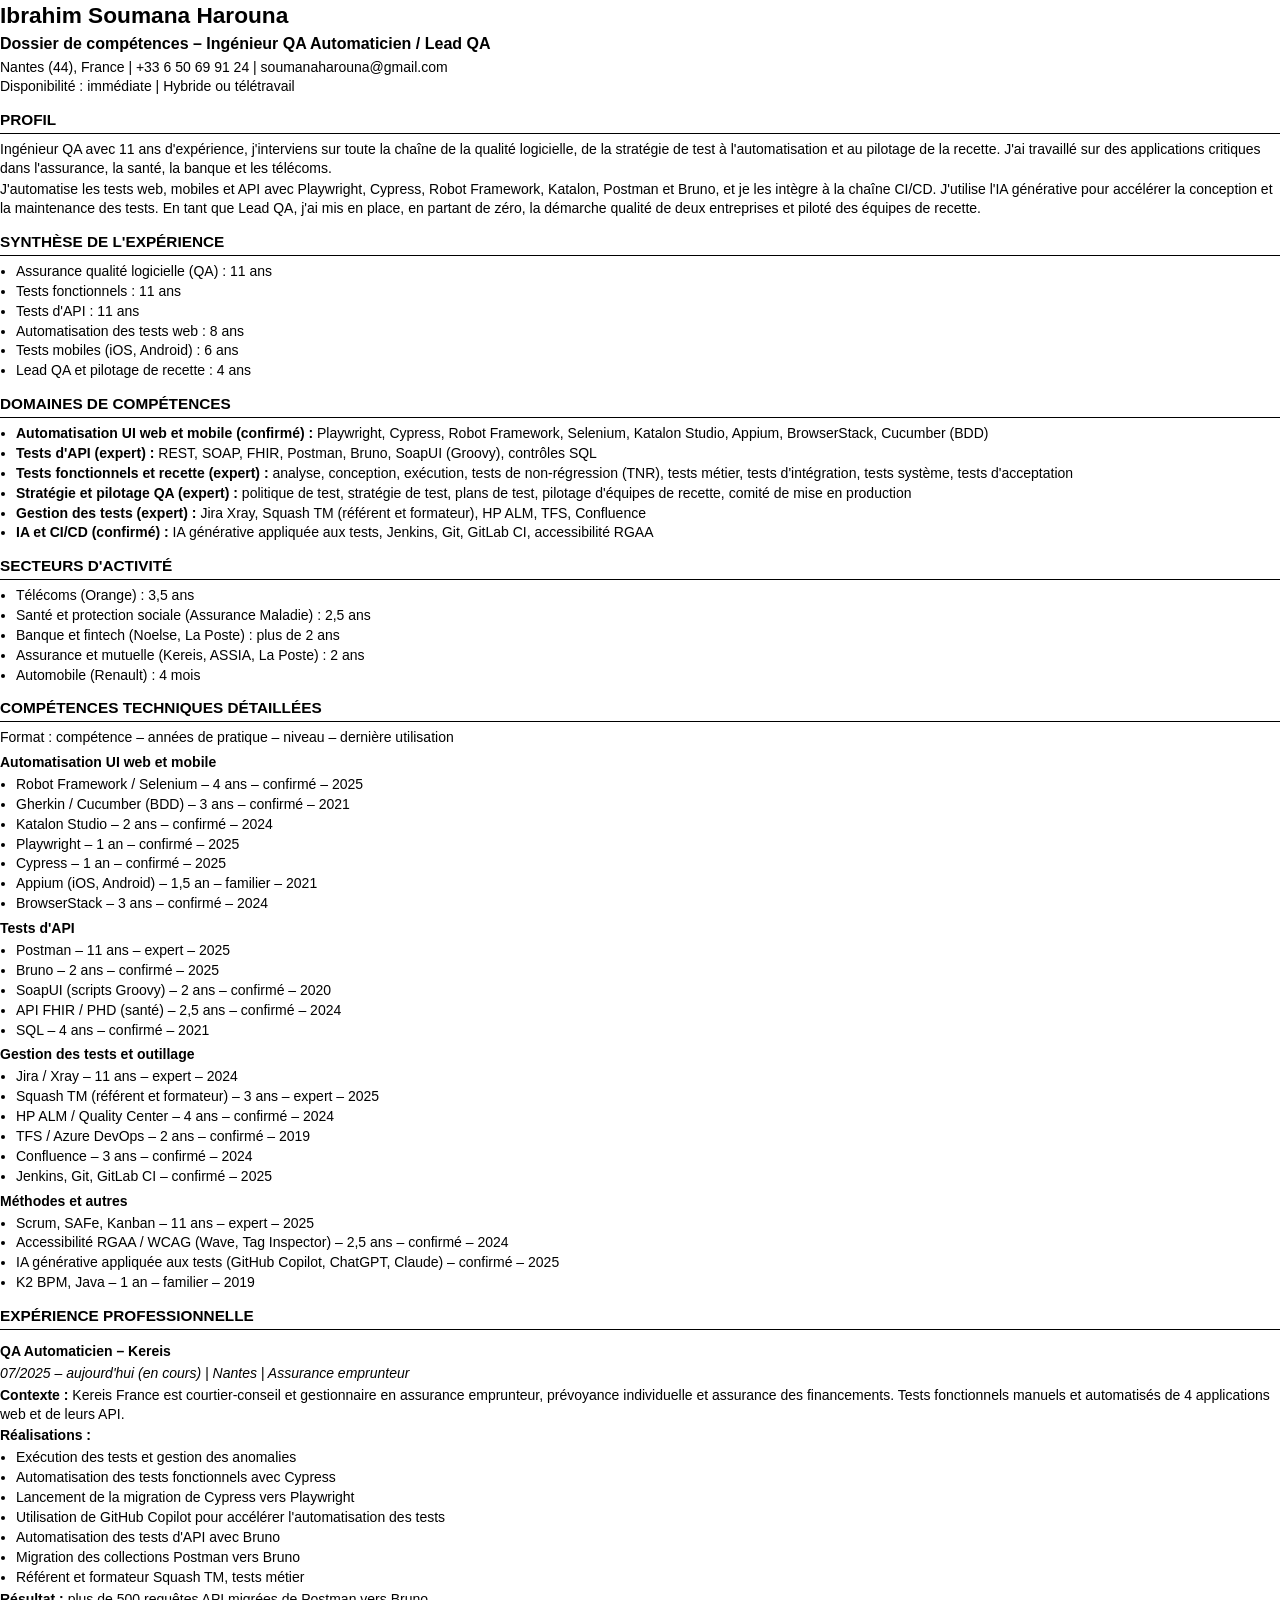
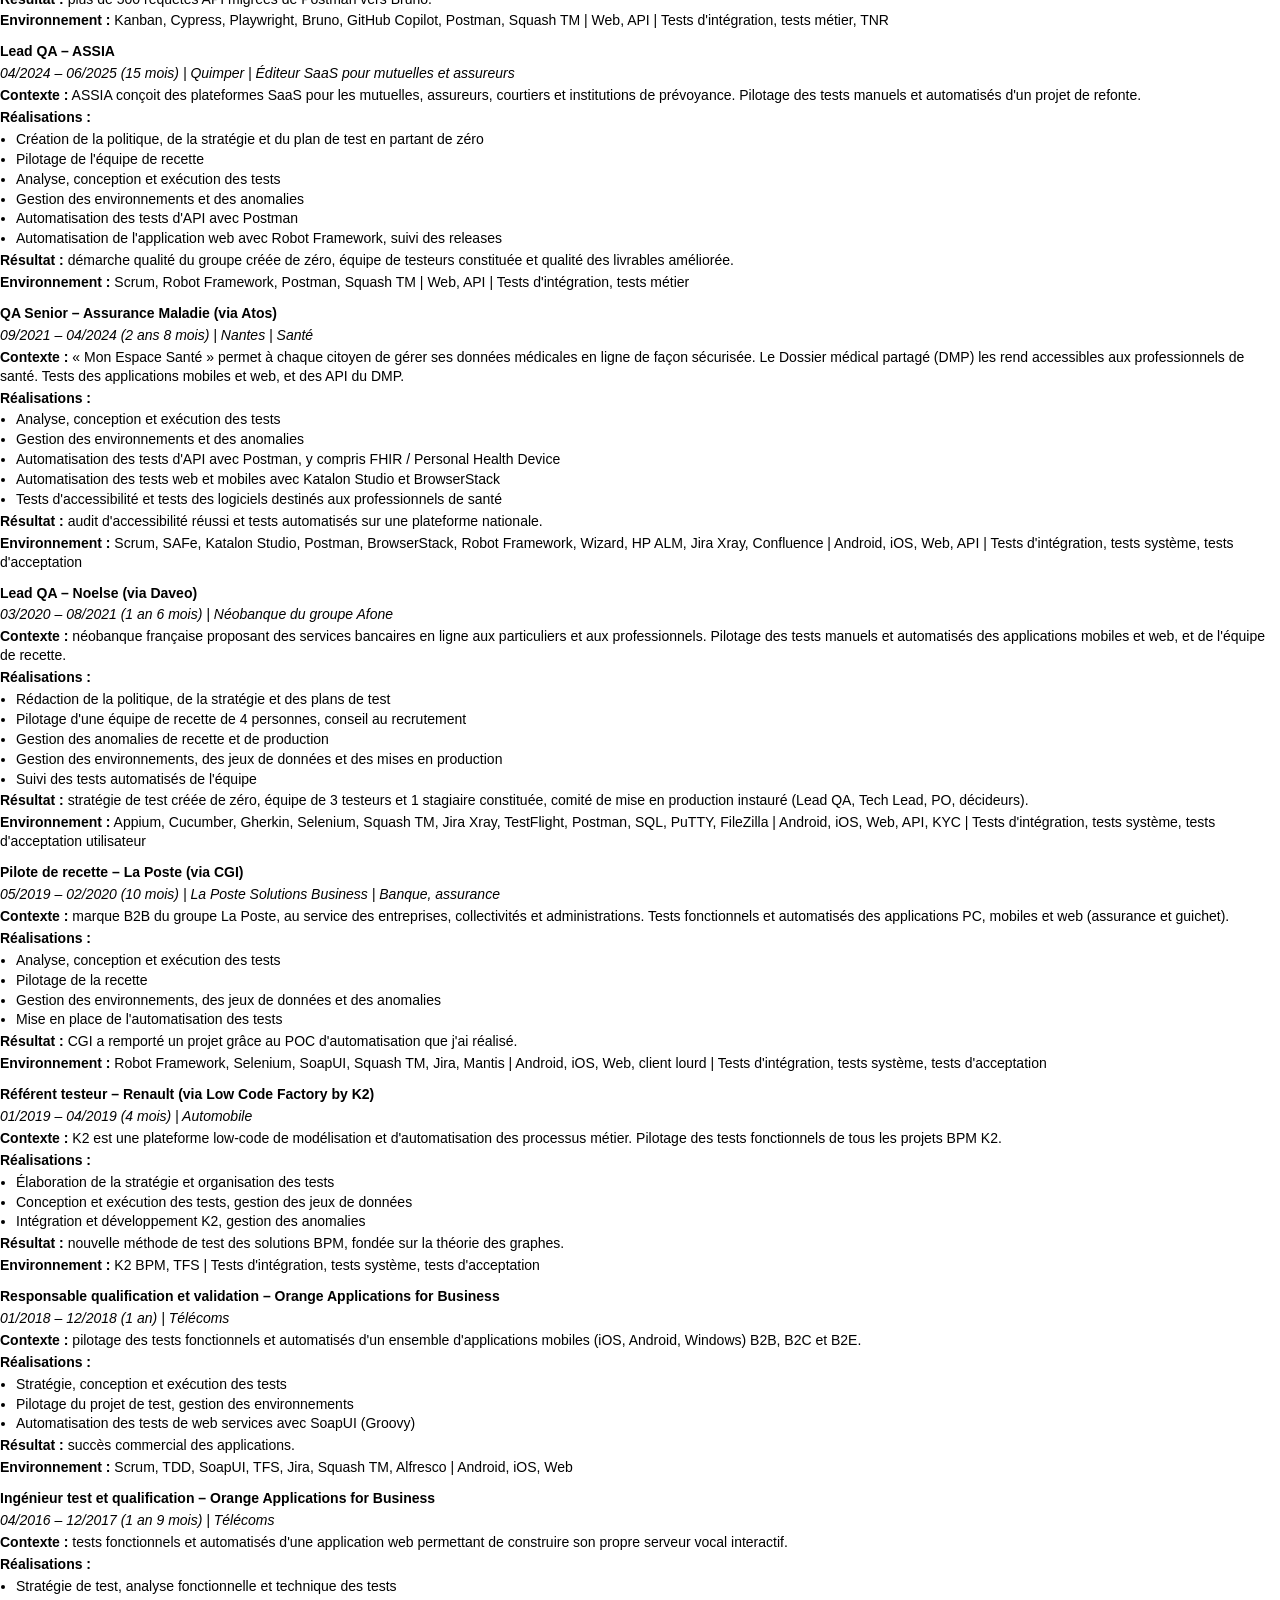
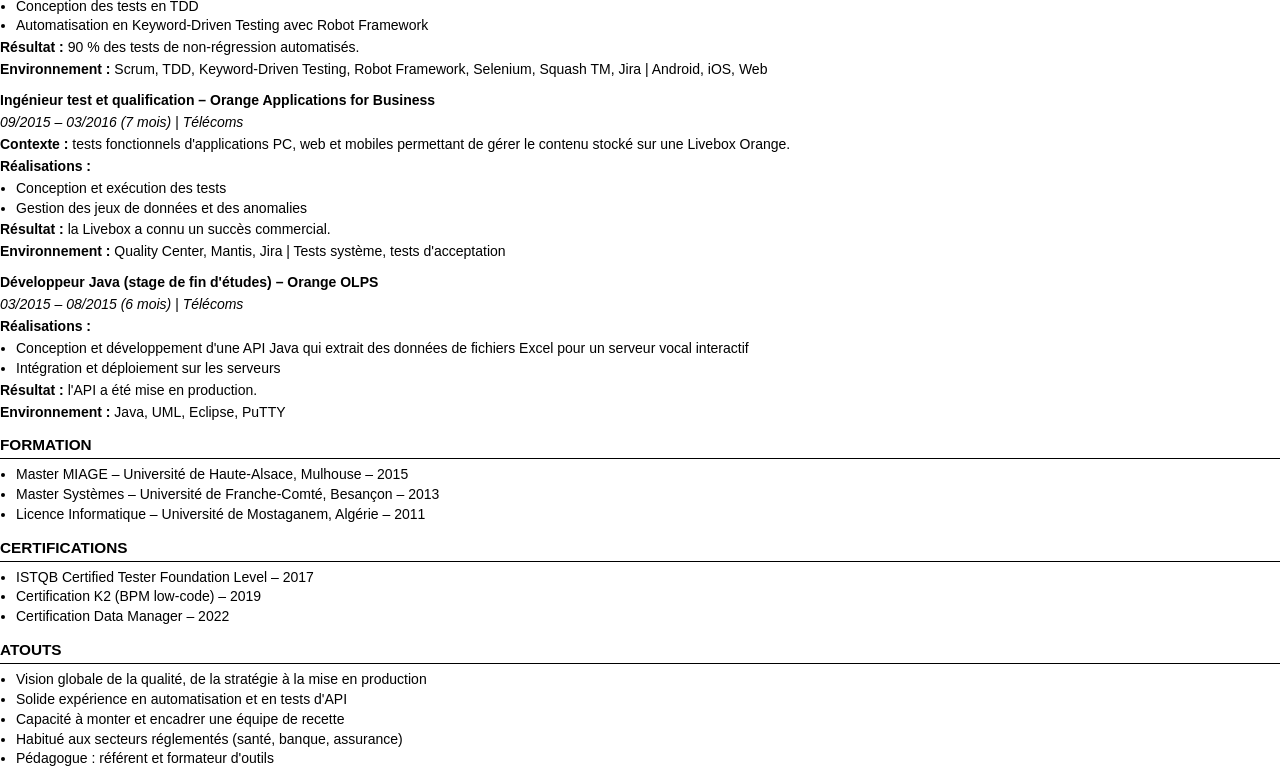
<file: cv/source-dossier-ats.html>
<!DOCTYPE html>
<html lang="fr">
<head>
<meta charset="UTF-8">
<title>Ibrahim Soumana Harouna - Dossier de compétences - QA Automaticien Lead QA</title>
<style>
@page{size:A4;margin:15mm 17mm}
*{margin:0;padding:0;box-sizing:border-box}
body{font-family:Arial,Helvetica,sans-serif;font-size:10.5pt;line-height:1.35;color:#000}
h1{font-size:17pt;font-weight:700}
.title{font-size:12pt;font-weight:700;margin-top:2px}
.contact{margin-top:4px}
h2{font-size:11.5pt;font-weight:700;text-transform:uppercase;border-bottom:1px solid #000;padding-bottom:2px;margin:14px 0 6px}
h3{font-size:10.5pt;font-weight:700;margin-top:12px}
h4{font-size:10.5pt;font-weight:700;margin-top:6px}
.meta{font-style:italic}
p{margin:3px 0}
ul{padding-left:16px;margin:3px 0}
li{margin:1px 0}
.job{break-inside:avoid}
</style>
</head>
<body>

<h1>Ibrahim Soumana Harouna</h1>
<p class="title">Dossier de compétences – Ingénieur QA Automaticien / Lead QA</p>
<p class="contact">Nantes (44), France | +33 6 50 69 91 24 | soumanaharouna@gmail.com<br>
Disponibilité : immédiate | Hybride ou télétravail</p>

<h2>Profil</h2>
<p>Ingénieur QA avec 11 ans d'expérience, j'interviens sur toute la chaîne de la qualité logicielle, de la stratégie de test à l'automatisation et au pilotage de la recette. J'ai travaillé sur des applications critiques dans l'assurance, la santé, la banque et les télécoms.</p>
<p>J'automatise les tests web, mobiles et API avec Playwright, Cypress, Robot Framework, Katalon, Postman et Bruno, et je les intègre à la chaîne CI/CD. J'utilise l'IA générative pour accélérer la conception et la maintenance des tests. En tant que Lead QA, j'ai mis en place, en partant de zéro, la démarche qualité de deux entreprises et piloté des équipes de recette.</p>

<h2>Synthèse de l'expérience</h2>
<ul>
<li>Assurance qualité logicielle (QA) : 11 ans</li>
<li>Tests fonctionnels : 11 ans</li>
<li>Tests d'API : 11 ans</li>
<li>Automatisation des tests web : 8 ans</li>
<li>Tests mobiles (iOS, Android) : 6 ans</li>
<li>Lead QA et pilotage de recette : 4 ans</li>
</ul>

<h2>Domaines de compétences</h2>
<ul>
<li><b>Automatisation UI web et mobile (confirmé) :</b> Playwright, Cypress, Robot Framework, Selenium, Katalon Studio, Appium, BrowserStack, Cucumber (BDD)</li>
<li><b>Tests d'API (expert) :</b> REST, SOAP, FHIR, Postman, Bruno, SoapUI (Groovy), contrôles SQL</li>
<li><b>Tests fonctionnels et recette (expert) :</b> analyse, conception, exécution, tests de non-régression (TNR), tests métier, tests d'intégration, tests système, tests d'acceptation</li>
<li><b>Stratégie et pilotage QA (expert) :</b> politique de test, stratégie de test, plans de test, pilotage d'équipes de recette, comité de mise en production</li>
<li><b>Gestion des tests (expert) :</b> Jira Xray, Squash TM (référent et formateur), HP ALM, TFS, Confluence</li>
<li><b>IA et CI/CD (confirmé) :</b> IA générative appliquée aux tests, Jenkins, Git, GitLab CI, accessibilité RGAA</li>
</ul>

<h2>Secteurs d'activité</h2>
<ul>
<li>Télécoms (Orange) : 3,5 ans</li>
<li>Santé et protection sociale (Assurance Maladie) : 2,5 ans</li>
<li>Banque et fintech (Noelse, La Poste) : plus de 2 ans</li>
<li>Assurance et mutuelle (Kereis, ASSIA, La Poste) : 2 ans</li>
<li>Automobile (Renault) : 4 mois</li>
</ul>

<h2>Compétences techniques détaillées</h2>
<p>Format : compétence – années de pratique – niveau – dernière utilisation</p>
<h4>Automatisation UI web et mobile</h4>
<ul>
<li>Robot Framework / Selenium – 4 ans – confirmé – 2025</li>
<li>Gherkin / Cucumber (BDD) – 3 ans – confirmé – 2021</li>
<li>Katalon Studio – 2 ans – confirmé – 2024</li>
<li>Playwright – 1 an – confirmé – 2025</li>
<li>Cypress – 1 an – confirmé – 2025</li>
<li>Appium (iOS, Android) – 1,5 an – familier – 2021</li>
<li>BrowserStack – 3 ans – confirmé – 2024</li>
</ul>
<h4>Tests d'API</h4>
<ul>
<li>Postman – 11 ans – expert – 2025</li>
<li>Bruno – 2 ans – confirmé – 2025</li>
<li>SoapUI (scripts Groovy) – 2 ans – confirmé – 2020</li>
<li>API FHIR / PHD (santé) – 2,5 ans – confirmé – 2024</li>
<li>SQL – 4 ans – confirmé – 2021</li>
</ul>
<h4>Gestion des tests et outillage</h4>
<ul>
<li>Jira / Xray – 11 ans – expert – 2024</li>
<li>Squash TM (référent et formateur) – 3 ans – expert – 2025</li>
<li>HP ALM / Quality Center – 4 ans – confirmé – 2024</li>
<li>TFS / Azure DevOps – 2 ans – confirmé – 2019</li>
<li>Confluence – 3 ans – confirmé – 2024</li>
<li>Jenkins, Git, GitLab CI – confirmé – 2025</li>
</ul>
<h4>Méthodes et autres</h4>
<ul>
<li>Scrum, SAFe, Kanban – 11 ans – expert – 2025</li>
<li>Accessibilité RGAA / WCAG (Wave, Tag Inspector) – 2,5 ans – confirmé – 2024</li>
<li>IA générative appliquée aux tests (GitHub Copilot, ChatGPT, Claude) – confirmé – 2025</li>
<li>K2 BPM, Java – 1 an – familier – 2019</li>
</ul>

<h2>Expérience professionnelle</h2>

<div class="job">
<h3>QA Automaticien – Kereis</h3>
<p class="meta">07/2025 – aujourd'hui (en cours) | Nantes | Assurance emprunteur</p>
<p><b>Contexte :</b> Kereis France est courtier-conseil et gestionnaire en assurance emprunteur, prévoyance individuelle et assurance des financements. Tests fonctionnels manuels et automatisés de 4 applications web et de leurs API.</p>
<p><b>Réalisations :</b></p>
<ul>
<li>Exécution des tests et gestion des anomalies</li>
<li>Automatisation des tests fonctionnels avec Cypress</li>
<li>Lancement de la migration de Cypress vers Playwright</li>
<li>Utilisation de GitHub Copilot pour accélérer l'automatisation des tests</li>
<li>Automatisation des tests d'API avec Bruno</li>
<li>Migration des collections Postman vers Bruno</li>
<li>Référent et formateur Squash TM, tests métier</li>
</ul>
<p><b>Résultat :</b> plus de 500 requêtes API migrées de Postman vers Bruno.</p>
<p><b>Environnement :</b> Kanban, Cypress, Playwright, Bruno, GitHub Copilot, Postman, Squash TM | Web, API | Tests d'intégration, tests métier, TNR</p>
</div>

<div class="job">
<h3>Lead QA – ASSIA</h3>
<p class="meta">04/2024 – 06/2025 (15 mois) | Quimper | Éditeur SaaS pour mutuelles et assureurs</p>
<p><b>Contexte :</b> ASSIA conçoit des plateformes SaaS pour les mutuelles, assureurs, courtiers et institutions de prévoyance. Pilotage des tests manuels et automatisés d'un projet de refonte.</p>
<p><b>Réalisations :</b></p>
<ul>
<li>Création de la politique, de la stratégie et du plan de test en partant de zéro</li>
<li>Pilotage de l'équipe de recette</li>
<li>Analyse, conception et exécution des tests</li>
<li>Gestion des environnements et des anomalies</li>
<li>Automatisation des tests d'API avec Postman</li>
<li>Automatisation de l'application web avec Robot Framework, suivi des releases</li>
</ul>
<p><b>Résultat :</b> démarche qualité du groupe créée de zéro, équipe de testeurs constituée et qualité des livrables améliorée.</p>
<p><b>Environnement :</b> Scrum, Robot Framework, Postman, Squash TM | Web, API | Tests d'intégration, tests métier</p>
</div>

<div class="job">
<h3>QA Senior – Assurance Maladie (via Atos)</h3>
<p class="meta">09/2021 – 04/2024 (2 ans 8 mois) | Nantes | Santé</p>
<p><b>Contexte :</b> « Mon Espace Santé » permet à chaque citoyen de gérer ses données médicales en ligne de façon sécurisée. Le Dossier médical partagé (DMP) les rend accessibles aux professionnels de santé. Tests des applications mobiles et web, et des API du DMP.</p>
<p><b>Réalisations :</b></p>
<ul>
<li>Analyse, conception et exécution des tests</li>
<li>Gestion des environnements et des anomalies</li>
<li>Automatisation des tests d'API avec Postman, y compris FHIR / Personal Health Device</li>
<li>Automatisation des tests web et mobiles avec Katalon Studio et BrowserStack</li>
<li>Tests d'accessibilité et tests des logiciels destinés aux professionnels de santé</li>
</ul>
<p><b>Résultat :</b> audit d'accessibilité réussi et tests automatisés sur une plateforme nationale.</p>
<p><b>Environnement :</b> Scrum, SAFe, Katalon Studio, Postman, BrowserStack, Robot Framework, Wizard, HP ALM, Jira Xray, Confluence | Android, iOS, Web, API | Tests d'intégration, tests système, tests d'acceptation</p>
</div>

<div class="job">
<h3>Lead QA – Noelse (via Daveo)</h3>
<p class="meta">03/2020 – 08/2021 (1 an 6 mois) | Néobanque du groupe Afone</p>
<p><b>Contexte :</b> néobanque française proposant des services bancaires en ligne aux particuliers et aux professionnels. Pilotage des tests manuels et automatisés des applications mobiles et web, et de l'équipe de recette.</p>
<p><b>Réalisations :</b></p>
<ul>
<li>Rédaction de la politique, de la stratégie et des plans de test</li>
<li>Pilotage d'une équipe de recette de 4 personnes, conseil au recrutement</li>
<li>Gestion des anomalies de recette et de production</li>
<li>Gestion des environnements, des jeux de données et des mises en production</li>
<li>Suivi des tests automatisés de l'équipe</li>
</ul>
<p><b>Résultat :</b> stratégie de test créée de zéro, équipe de 3 testeurs et 1 stagiaire constituée, comité de mise en production instauré (Lead QA, Tech Lead, PO, décideurs).</p>
<p><b>Environnement :</b> Appium, Cucumber, Gherkin, Selenium, Squash TM, Jira Xray, TestFlight, Postman, SQL, PuTTY, FileZilla | Android, iOS, Web, API, KYC | Tests d'intégration, tests système, tests d'acceptation utilisateur</p>
</div>

<div class="job">
<h3>Pilote de recette – La Poste (via CGI)</h3>
<p class="meta">05/2019 – 02/2020 (10 mois) | La Poste Solutions Business | Banque, assurance</p>
<p><b>Contexte :</b> marque B2B du groupe La Poste, au service des entreprises, collectivités et administrations. Tests fonctionnels et automatisés des applications PC, mobiles et web (assurance et guichet).</p>
<p><b>Réalisations :</b></p>
<ul>
<li>Analyse, conception et exécution des tests</li>
<li>Pilotage de la recette</li>
<li>Gestion des environnements, des jeux de données et des anomalies</li>
<li>Mise en place de l'automatisation des tests</li>
</ul>
<p><b>Résultat :</b> CGI a remporté un projet grâce au POC d'automatisation que j'ai réalisé.</p>
<p><b>Environnement :</b> Robot Framework, Selenium, SoapUI, Squash TM, Jira, Mantis | Android, iOS, Web, client lourd | Tests d'intégration, tests système, tests d'acceptation</p>
</div>

<div class="job">
<h3>Référent testeur – Renault (via Low Code Factory by K2)</h3>
<p class="meta">01/2019 – 04/2019 (4 mois) | Automobile</p>
<p><b>Contexte :</b> K2 est une plateforme low-code de modélisation et d'automatisation des processus métier. Pilotage des tests fonctionnels de tous les projets BPM K2.</p>
<p><b>Réalisations :</b></p>
<ul>
<li>Élaboration de la stratégie et organisation des tests</li>
<li>Conception et exécution des tests, gestion des jeux de données</li>
<li>Intégration et développement K2, gestion des anomalies</li>
</ul>
<p><b>Résultat :</b> nouvelle méthode de test des solutions BPM, fondée sur la théorie des graphes.</p>
<p><b>Environnement :</b> K2 BPM, TFS | Tests d'intégration, tests système, tests d'acceptation</p>
</div>

<div class="job">
<h3>Responsable qualification et validation – Orange Applications for Business</h3>
<p class="meta">01/2018 – 12/2018 (1 an) | Télécoms</p>
<p><b>Contexte :</b> pilotage des tests fonctionnels et automatisés d'un ensemble d'applications mobiles (iOS, Android, Windows) B2B, B2C et B2E.</p>
<p><b>Réalisations :</b></p>
<ul>
<li>Stratégie, conception et exécution des tests</li>
<li>Pilotage du projet de test, gestion des environnements</li>
<li>Automatisation des tests de web services avec SoapUI (Groovy)</li>
</ul>
<p><b>Résultat :</b> succès commercial des applications.</p>
<p><b>Environnement :</b> Scrum, TDD, SoapUI, TFS, Jira, Squash TM, Alfresco | Android, iOS, Web</p>
</div>

<div class="job">
<h3>Ingénieur test et qualification – Orange Applications for Business</h3>
<p class="meta">04/2016 – 12/2017 (1 an 9 mois) | Télécoms</p>
<p><b>Contexte :</b> tests fonctionnels et automatisés d'une application web permettant de construire son propre serveur vocal interactif.</p>
<p><b>Réalisations :</b></p>
<ul>
<li>Stratégie de test, analyse fonctionnelle et technique des tests</li>
<li>Conception des tests en TDD</li>
<li>Automatisation en Keyword-Driven Testing avec Robot Framework</li>
</ul>
<p><b>Résultat :</b> 90 % des tests de non-régression automatisés.</p>
<p><b>Environnement :</b> Scrum, TDD, Keyword-Driven Testing, Robot Framework, Selenium, Squash TM, Jira | Android, iOS, Web</p>
</div>

<div class="job">
<h3>Ingénieur test et qualification – Orange Applications for Business</h3>
<p class="meta">09/2015 – 03/2016 (7 mois) | Télécoms</p>
<p><b>Contexte :</b> tests fonctionnels d'applications PC, web et mobiles permettant de gérer le contenu stocké sur une Livebox Orange.</p>
<p><b>Réalisations :</b></p>
<ul>
<li>Conception et exécution des tests</li>
<li>Gestion des jeux de données et des anomalies</li>
</ul>
<p><b>Résultat :</b> la Livebox a connu un succès commercial.</p>
<p><b>Environnement :</b> Quality Center, Mantis, Jira | Tests système, tests d'acceptation</p>
</div>

<div class="job">
<h3>Développeur Java (stage de fin d'études) – Orange OLPS</h3>
<p class="meta">03/2015 – 08/2015 (6 mois) | Télécoms</p>
<p><b>Réalisations :</b></p>
<ul>
<li>Conception et développement d'une API Java qui extrait des données de fichiers Excel pour un serveur vocal interactif</li>
<li>Intégration et déploiement sur les serveurs</li>
</ul>
<p><b>Résultat :</b> l'API a été mise en production.</p>
<p><b>Environnement :</b> Java, UML, Eclipse, PuTTY</p>
</div>

<h2>Formation</h2>
<ul>
<li>Master MIAGE – Université de Haute-Alsace, Mulhouse – 2015</li>
<li>Master Systèmes – Université de Franche-Comté, Besançon – 2013</li>
<li>Licence Informatique – Université de Mostaganem, Algérie – 2011</li>
</ul>

<h2>Certifications</h2>
<ul>
<li>ISTQB Certified Tester Foundation Level – 2017</li>
<li>Certification K2 (BPM low-code) – 2019</li>
<li>Certification Data Manager – 2022</li>
</ul>

<h2>Atouts</h2>
<ul>
<li>Vision globale de la qualité, de la stratégie à la mise en production</li>
<li>Solide expérience en automatisation et en tests d'API</li>
<li>Capacité à monter et encadrer une équipe de recette</li>
<li>Habitué aux secteurs réglementés (santé, banque, assurance)</li>
<li>Pédagogue : référent et formateur d'outils</li>
</ul>

</body>
</html>
</file>
<file: css/style.css>
:root {
  --navy: #0b3d6e;
  --navy-dark: #082c4f;
  --navy-darker: #061e37;
  --gold: #c9a227;
  --gold-light: #e0bf4d;
  --ink: #1c2b39;
  --ink-soft: #4a5b6b;
  --bg: #f7f9fb;
  --bg-alt: #eef2f6;
  --white: #ffffff;
  --border: #dde4ea;
  --radius: 10px;
  --shadow: 0 10px 30px rgba(11, 61, 110, 0.08);
  --font-display: 'Playfair Display', Georgia, serif;
  --font-body: 'Inter', -apple-system, BlinkMacSystemFont, 'Segoe UI', sans-serif;
}

* { box-sizing: border-box; margin: 0; padding: 0; }

html { scroll-behavior: smooth; }

body {
  font-family: var(--font-body);
  color: var(--ink);
  background: var(--bg);
  line-height: 1.6;
  -webkit-font-smoothing: antialiased;
}

.container {
  max-width: 1120px;
  margin: 0 auto;
  padding: 0 24px;
}

a { color: inherit; text-decoration: none; }
ul { list-style: none; }
img { max-width: 100%; display: block; }

/* ---------- Header ---------- */
.site-header {
  position: sticky;
  top: 0;
  z-index: 100;
  background: rgba(247, 249, 251, 0.9);
  backdrop-filter: blur(10px);
  border-bottom: 1px solid var(--border);
}

.header-inner {
  display: flex;
  align-items: center;
  justify-content: space-between;
  height: 76px;
}

.logo {
  font-family: var(--font-display);
  font-weight: 700;
  font-size: 1.4rem;
  color: var(--navy-dark);
  letter-spacing: 0.02em;
}
.logo span { color: var(--gold); }

.header-right {
  display: flex;
  align-items: center;
  gap: 20px;
}

.nav {
  display: flex;
  align-items: center;
  gap: 32px;
}

.nav a {
  font-size: 0.95rem;
  font-weight: 500;
  color: var(--ink-soft);
  position: relative;
  padding: 6px 0;
  transition: color 0.2s ease;
}

.nav a:not(.nav-cta):hover,
.nav a.active {
  color: var(--navy-dark);
}

.nav a:not(.nav-cta)::after {
  content: "";
  position: absolute;
  left: 0;
  bottom: 0;
  height: 2px;
  width: 0%;
  background: var(--gold);
  transition: width 0.25s ease;
}
.nav a:not(.nav-cta):hover::after,
.nav a.active::after {
  width: 100%;
}

.nav-cta {
  background: var(--navy);
  color: var(--white) !important;
  padding: 10px 20px !important;
  border-radius: 999px;
  transition: background 0.2s ease, transform 0.2s ease;
}
.nav-cta:hover {
  background: var(--navy-dark);
  transform: translateY(-1px);
}

.lang-switch {
  display: flex;
  align-items: center;
  gap: 2px;
  background: var(--bg-alt);
  border: 1px solid var(--border);
  border-radius: 999px;
  padding: 3px;
}

.lang-btn {
  border: none;
  background: transparent;
  color: var(--ink-soft);
  font-size: 0.78rem;
  font-weight: 700;
  letter-spacing: 0.04em;
  padding: 6px 13px;
  border-radius: 999px;
  cursor: pointer;
  transition: background 0.2s ease, color 0.2s ease;
}

.lang-btn:hover { color: var(--navy-dark); }

.lang-btn.is-active {
  background: var(--navy);
  color: var(--white);
}

.nav-toggle {
  display: none;
  flex-direction: column;
  gap: 5px;
  background: none;
  border: none;
  cursor: pointer;
  padding: 8px;
}
.nav-toggle span {
  width: 24px;
  height: 2px;
  background: var(--navy-dark);
  transition: transform 0.25s ease, opacity 0.25s ease;
}

/* ---------- Hero ---------- */
.hero {
  background: linear-gradient(150deg, var(--navy-darker) 0%, var(--navy) 55%, var(--navy-dark) 100%);
  color: var(--white);
  padding: 120px 0 100px;
  position: relative;
  overflow: hidden;
}
.hero::after {
  content: "";
  position: absolute;
  inset: 0;
  background-image: radial-gradient(circle at 85% 20%, rgba(201,162,39,0.18), transparent 45%);
  pointer-events: none;
}

.hero-inner { position: relative; max-width: 780px; }

.eyebrow {
  text-transform: uppercase;
  letter-spacing: 0.18em;
  font-size: 0.8rem;
  font-weight: 600;
  color: var(--gold-light);
  margin-bottom: 18px;
}

.hero h1 {
  font-family: var(--font-display);
  font-size: clamp(2.4rem, 5vw, 3.8rem);
  font-weight: 700;
  line-height: 1.1;
  margin-bottom: 22px;
}

.hero-role {
  font-size: 1.15rem;
  font-weight: 500;
  color: var(--gold-light);
  margin-bottom: 18px;
}

.hero-desc {
  font-size: 1.05rem;
  color: rgba(255,255,255,0.82);
  max-width: 640px;
  margin-bottom: 36px;
}

.hero-actions { display: flex; gap: 16px; flex-wrap: wrap; }

.btn {
  display: inline-block;
  padding: 14px 30px;
  border-radius: 999px;
  font-weight: 600;
  font-size: 0.95rem;
  transition: transform 0.2s ease, background 0.2s ease, border-color 0.2s ease;
}
.btn-primary {
  background: var(--gold);
  color: var(--navy-darker);
}
.btn-primary:hover { background: var(--gold-light); transform: translateY(-2px); }

.btn-outline {
  border: 1.5px solid rgba(255,255,255,0.4);
  color: var(--white);
}
.btn-outline:hover { border-color: var(--gold-light); color: var(--gold-light); transform: translateY(-2px); }

.btn-download,
.contact-download {
  display: inline-flex;
  align-items: center;
  gap: 8px;
}

.download-icon {
  font-size: 1.05rem;
  line-height: 1;
}

.contact-download {
  margin-top: 28px;
}

/* ---------- Stats ---------- */
.stats {
  background: var(--white);
  border-bottom: 1px solid var(--border);
}
.stats-grid {
  display: grid;
  grid-template-columns: repeat(4, 1fr);
  gap: 24px;
  padding: 48px 24px;
}
.stat {
  text-align: center;
  border-right: 1px solid var(--border);
}
.stat:last-child { border-right: none; }
.stat-number {
  display: block;
  font-family: var(--font-display);
  font-size: 2.1rem;
  font-weight: 700;
  color: var(--navy);
  margin-bottom: 6px;
}
.stat-label {
  font-size: 0.85rem;
  color: var(--ink-soft);
  font-weight: 500;
}

/* ---------- Sections ---------- */
.section { padding: 96px 0; }
.section-alt { background: var(--bg-alt); }

.section-eyebrow {
  text-transform: uppercase;
  letter-spacing: 0.16em;
  font-size: 0.78rem;
  font-weight: 700;
  color: var(--gold);
  margin-bottom: 12px;
}

.section-title {
  font-family: var(--font-display);
  font-size: clamp(1.8rem, 3.2vw, 2.4rem);
  font-weight: 700;
  color: var(--navy-darker);
  margin-bottom: 48px;
  max-width: 640px;
}

/* About */
.about-grid {
  display: grid;
  grid-template-columns: 1.6fr 1fr;
  gap: 56px;
  align-items: start;
}
.about-text {
  font-size: 1.05rem;
  color: var(--ink-soft);
}
.about-langs h3 {
  font-family: var(--font-display);
  font-size: 1.15rem;
  color: var(--navy-dark);
  margin-bottom: 16px;
}
.lang-list li {
  display: flex;
  justify-content: space-between;
  padding: 12px 0;
  border-bottom: 1px solid var(--border);
  font-size: 0.95rem;
}
.lang-list li span { font-weight: 600; color: var(--ink); }
.lang-list li em { font-style: normal; color: var(--ink-soft); }

/* Timeline */
.timeline {
  position: relative;
  padding-left: 32px;
  border-left: 2px solid var(--border);
}
.timeline-item {
  position: relative;
  padding-bottom: 48px;
}
.timeline-item:last-child { padding-bottom: 0; }
.timeline-marker {
  position: absolute;
  left: -39px;
  top: 4px;
  width: 16px;
  height: 16px;
  border-radius: 50%;
  background: var(--navy);
  border: 3px solid var(--gold-light);
}
.timeline-content {
  background: var(--white);
  border: 1px solid var(--border);
  border-radius: var(--radius);
  padding: 28px 32px;
  box-shadow: var(--shadow);
}
.timeline-date {
  display: inline-block;
  font-size: 0.8rem;
  font-weight: 700;
  letter-spacing: 0.05em;
  color: var(--navy);
  background: rgba(11,61,110,0.08);
  padding: 5px 12px;
  border-radius: 999px;
  margin-bottom: 14px;
}
.timeline-content h3 {
  font-family: var(--font-display);
  font-size: 1.25rem;
  color: var(--navy-darker);
  margin-bottom: 6px;
}
.timeline-org {
  font-size: 0.92rem;
  color: var(--gold);
  font-weight: 600;
  margin-bottom: 16px;
}
.timeline-content ul { padding-left: 0; }
.timeline-content li {
  position: relative;
  padding-left: 20px;
  color: var(--ink-soft);
  font-size: 0.95rem;
  margin-bottom: 8px;
}
.timeline-content li::before {
  content: "";
  position: absolute;
  left: 0;
  top: 9px;
  width: 6px;
  height: 6px;
  border-radius: 50%;
  background: var(--gold);
}

/* Education */
.edu-grid {
  display: grid;
  grid-template-columns: repeat(2, 1fr);
  gap: 24px;
}
.edu-card {
  background: var(--white);
  border: 1px solid var(--border);
  border-radius: var(--radius);
  padding: 28px;
  box-shadow: var(--shadow);
  transition: transform 0.2s ease;
}
.edu-card:hover { transform: translateY(-4px); }
.edu-badge {
  display: inline-block;
  font-size: 0.72rem;
  font-weight: 700;
  text-transform: uppercase;
  letter-spacing: 0.06em;
  color: var(--navy);
  background: rgba(11,61,110,0.08);
  padding: 5px 12px;
  border-radius: 999px;
  margin-bottom: 14px;
}
.edu-card h3 {
  font-family: var(--font-display);
  font-size: 1.15rem;
  color: var(--navy-darker);
  margin-bottom: 8px;
}
.edu-field { color: var(--ink-soft); font-size: 0.92rem; margin-bottom: 10px; }
.edu-meta { font-size: 0.85rem; color: var(--gold); font-weight: 600; }

/* Skills */
.skills-grid {
  display: grid;
  grid-template-columns: repeat(auto-fit, minmax(240px, 1fr));
  gap: 24px;
  margin-bottom: 40px;
}
.skill-block {
  background: var(--white);
  border: 1px solid var(--border);
  border-radius: var(--radius);
  padding: 28px;
  box-shadow: var(--shadow);
}
.skill-block h3 {
  font-family: var(--font-display);
  font-size: 1.1rem;
  color: var(--navy-darker);
  margin-bottom: 18px;
}
.tags { display: flex; flex-wrap: wrap; gap: 8px; }
.tags span {
  font-size: 0.82rem;
  font-weight: 500;
  color: var(--navy-dark);
  background: rgba(11,61,110,0.07);
  border: 1px solid rgba(11,61,110,0.15);
  padding: 6px 14px;
  border-radius: 999px;
}

/* Certifications */
.cert-list {
  display: grid;
  gap: 14px;
}
.cert-list li {
  position: relative;
  padding: 18px 24px 18px 52px;
  background: var(--white);
  border: 1px solid var(--border);
  border-radius: var(--radius);
  font-size: 0.95rem;
  color: var(--ink-soft);
  box-shadow: var(--shadow);
}
.cert-list li::before {
  content: "✓";
  position: absolute;
  left: 20px;
  top: 18px;
  width: 22px;
  height: 22px;
  display: flex;
  align-items: center;
  justify-content: center;
  background: var(--navy);
  color: var(--white);
  border-radius: 50%;
  font-size: 0.72rem;
  font-weight: 700;
}

/* Contact */
.contact-section {
  background: linear-gradient(150deg, var(--navy-darker) 0%, var(--navy) 60%, var(--navy-dark) 100%);
  color: var(--white);
}
.contact-inner { text-align: center; }
.contact-inner .section-title { color: var(--white); margin-left: auto; margin-right: auto; }
.contact-text {
  color: rgba(255,255,255,0.8);
  max-width: 520px;
  margin: 0 auto 40px;
}
.contact-cards {
  display: flex;
  justify-content: center;
  gap: 20px;
  flex-wrap: wrap;
}
.contact-card {
  display: flex;
  align-items: center;
  gap: 12px;
  background: rgba(255,255,255,0.08);
  border: 1px solid rgba(255,255,255,0.18);
  padding: 16px 26px;
  border-radius: 999px;
  font-weight: 500;
  font-size: 0.95rem;
  transition: background 0.2s ease, transform 0.2s ease;
}
a.contact-card:hover {
  background: rgba(255,255,255,0.16);
  transform: translateY(-2px);
}
.contact-icon { font-size: 1.1rem; }

/* Footer */
.site-footer {
  background: var(--navy-darker);
  color: rgba(255,255,255,0.6);
  text-align: center;
  padding: 28px 0;
  font-size: 0.85rem;
}

/* ---------- Reveal animation ---------- */
.reveal {
  opacity: 0;
  transform: translateY(24px);
  transition: opacity 0.6s ease, transform 0.6s ease;
}
.reveal.is-visible {
  opacity: 1;
  transform: translateY(0);
}

/* ---------- Responsive ---------- */
@media (max-width: 860px) {
  .about-grid { grid-template-columns: 1fr; }
  .edu-grid { grid-template-columns: 1fr; }
  .stats-grid { grid-template-columns: repeat(2, 1fr); }
  .stat:nth-child(2) { border-right: none; }
}

@media (max-width: 720px) {
  .nav {
    position: fixed;
    top: 76px;
    left: 0;
    right: 0;
    background: var(--white);
    flex-direction: column;
    align-items: flex-start;
    gap: 0;
    padding: 8px 24px 20px;
    border-bottom: 1px solid var(--border);
    transform: translateY(-140%);
    transition: transform 0.3s ease;
  }
  .nav.is-open { transform: translateY(0); }
  .nav a { width: 100%; padding: 14px 0; border-bottom: 1px solid var(--border); }
  .nav-cta { margin-top: 10px; text-align: center; }
  .nav-toggle { display: flex; }

  .hero { padding: 90px 0 70px; }
  .section { padding: 64px 0; }
}

@media (prefers-reduced-motion: reduce) {
  html { scroll-behavior: auto; }
  .reveal { opacity: 1; transform: none; transition: none; }
}
</file>
